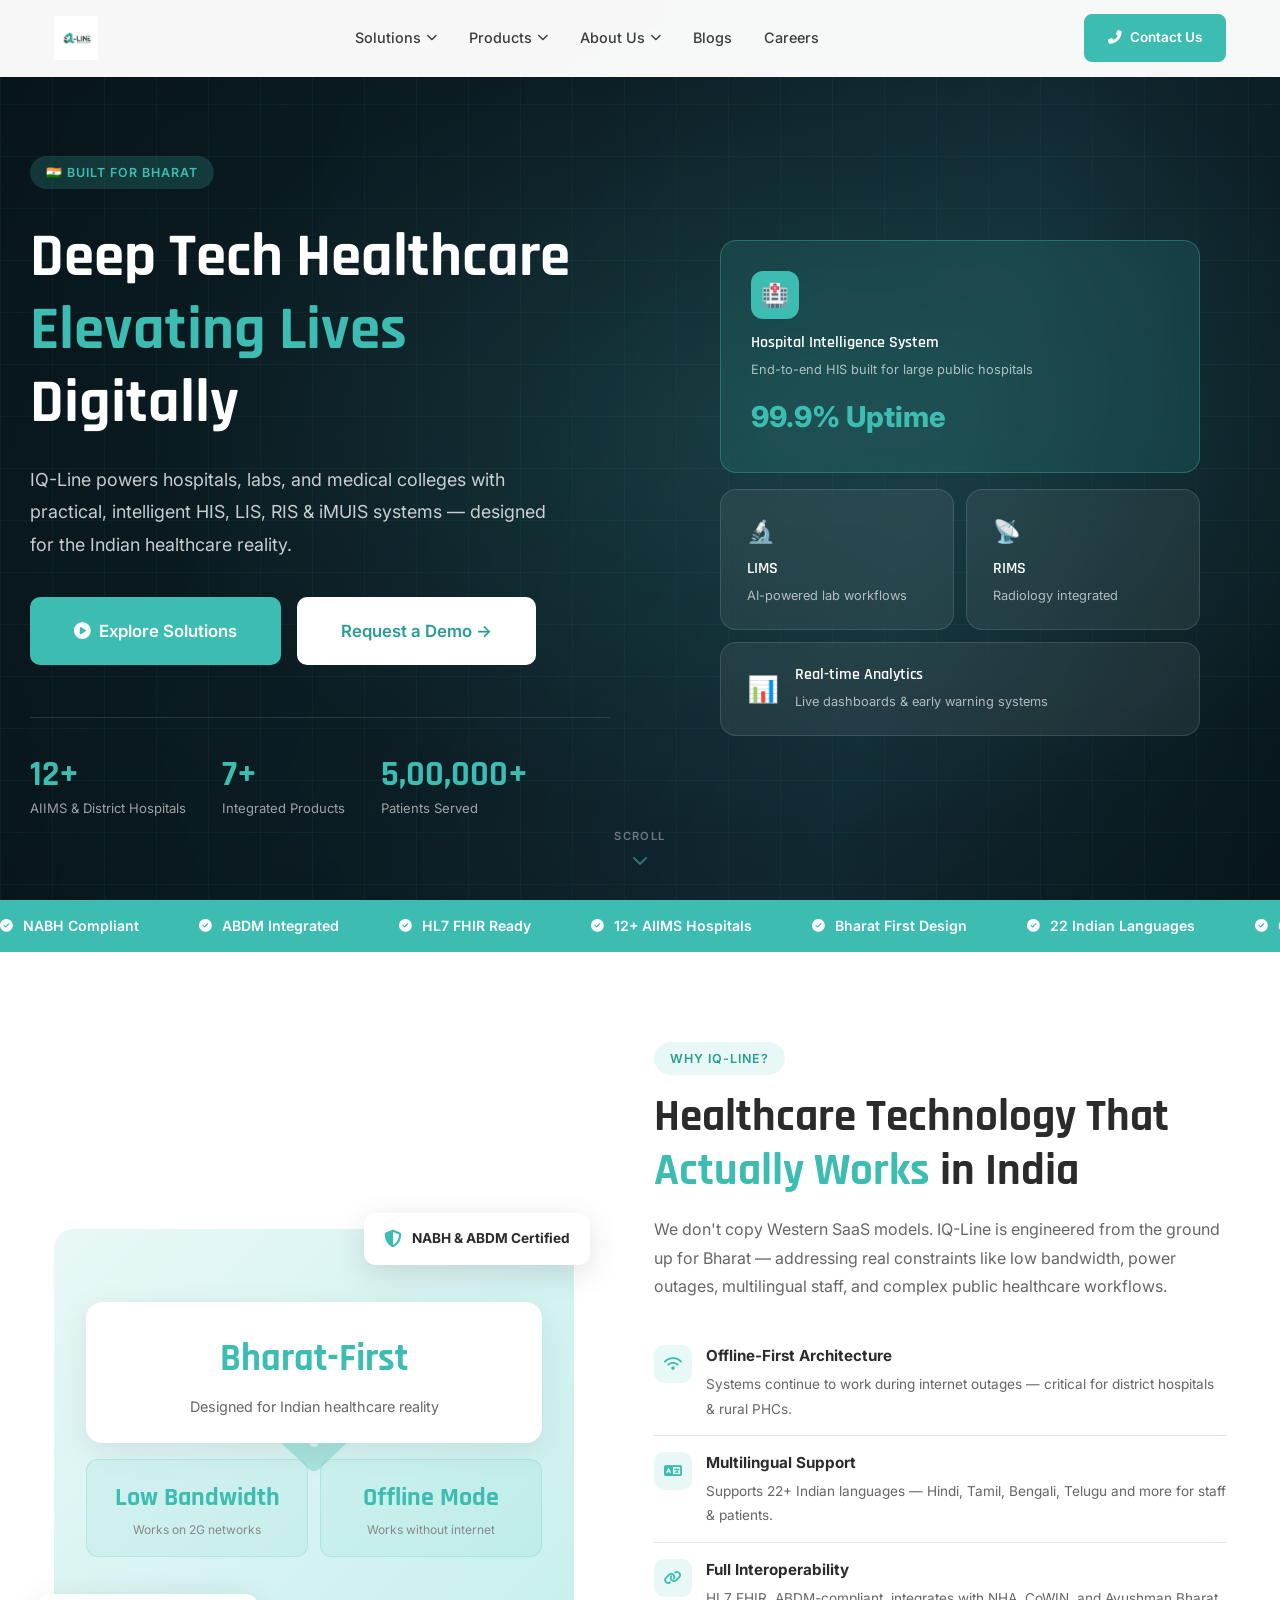
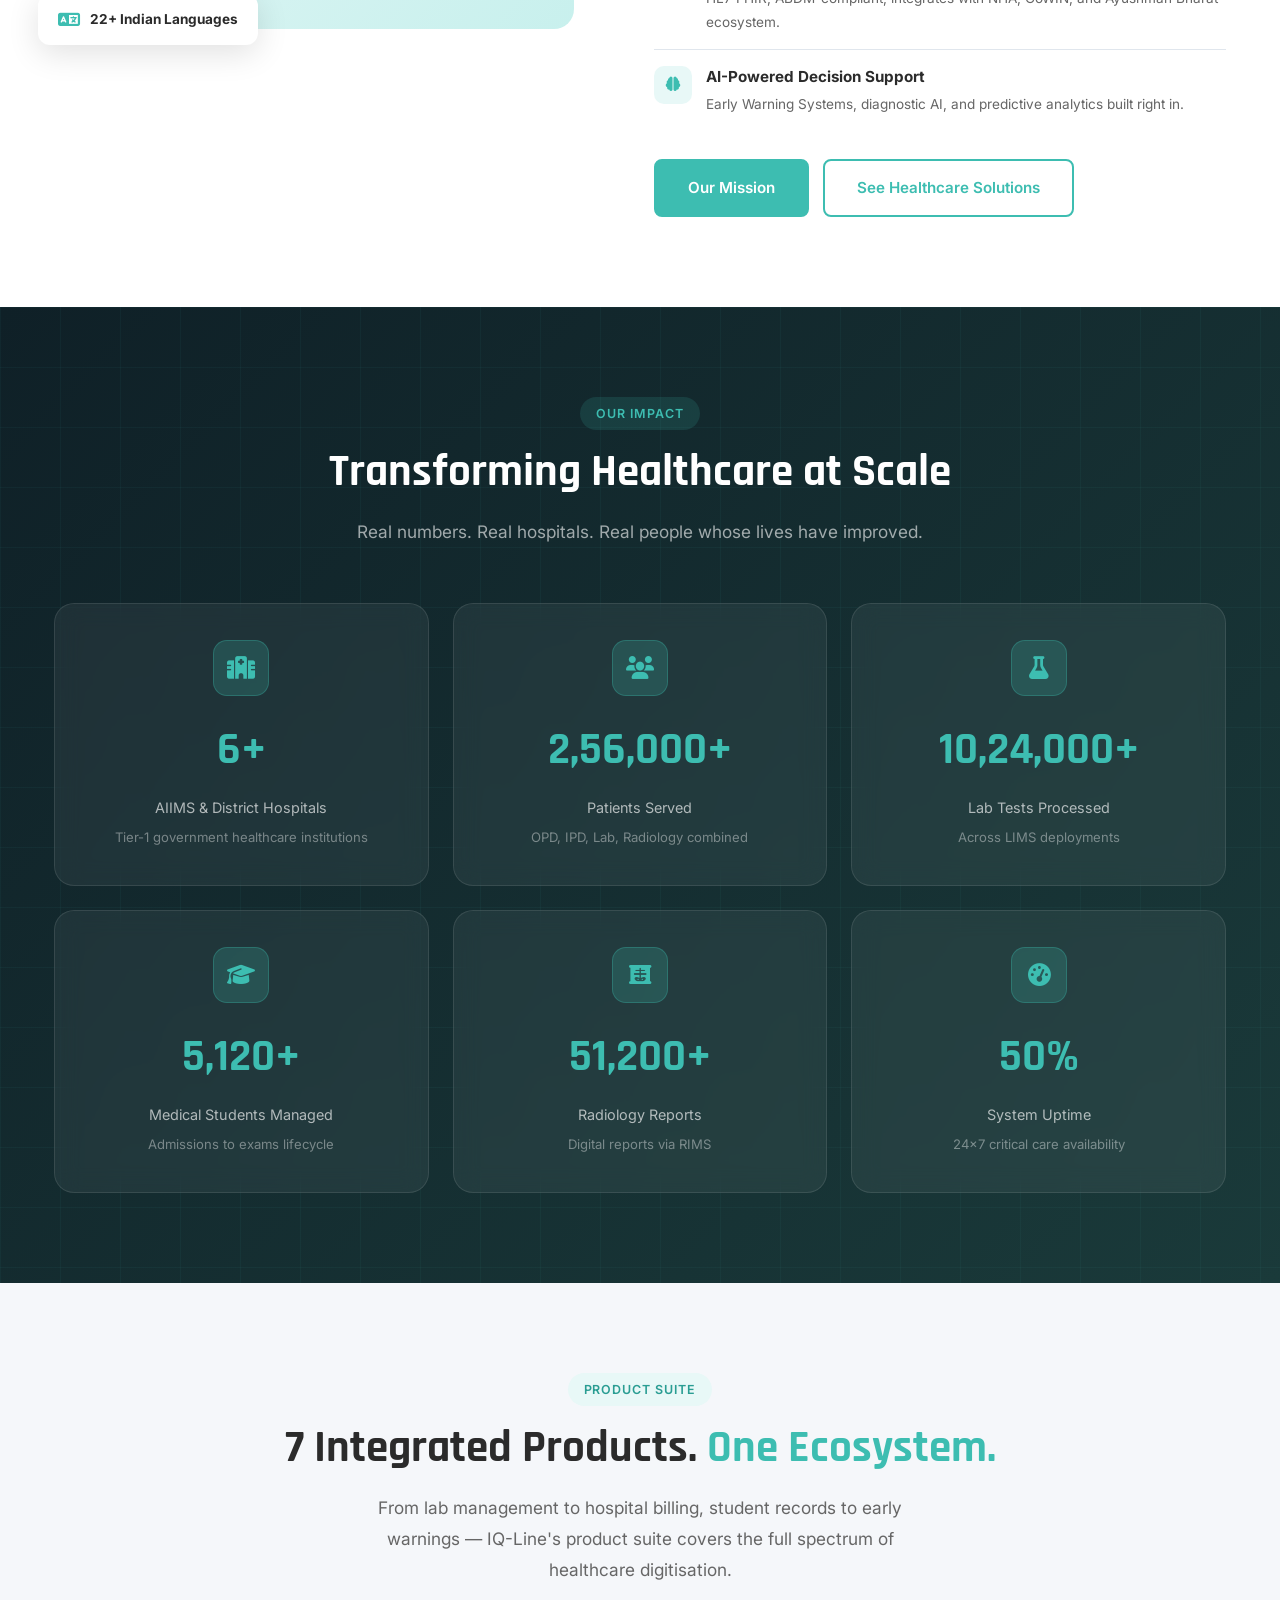
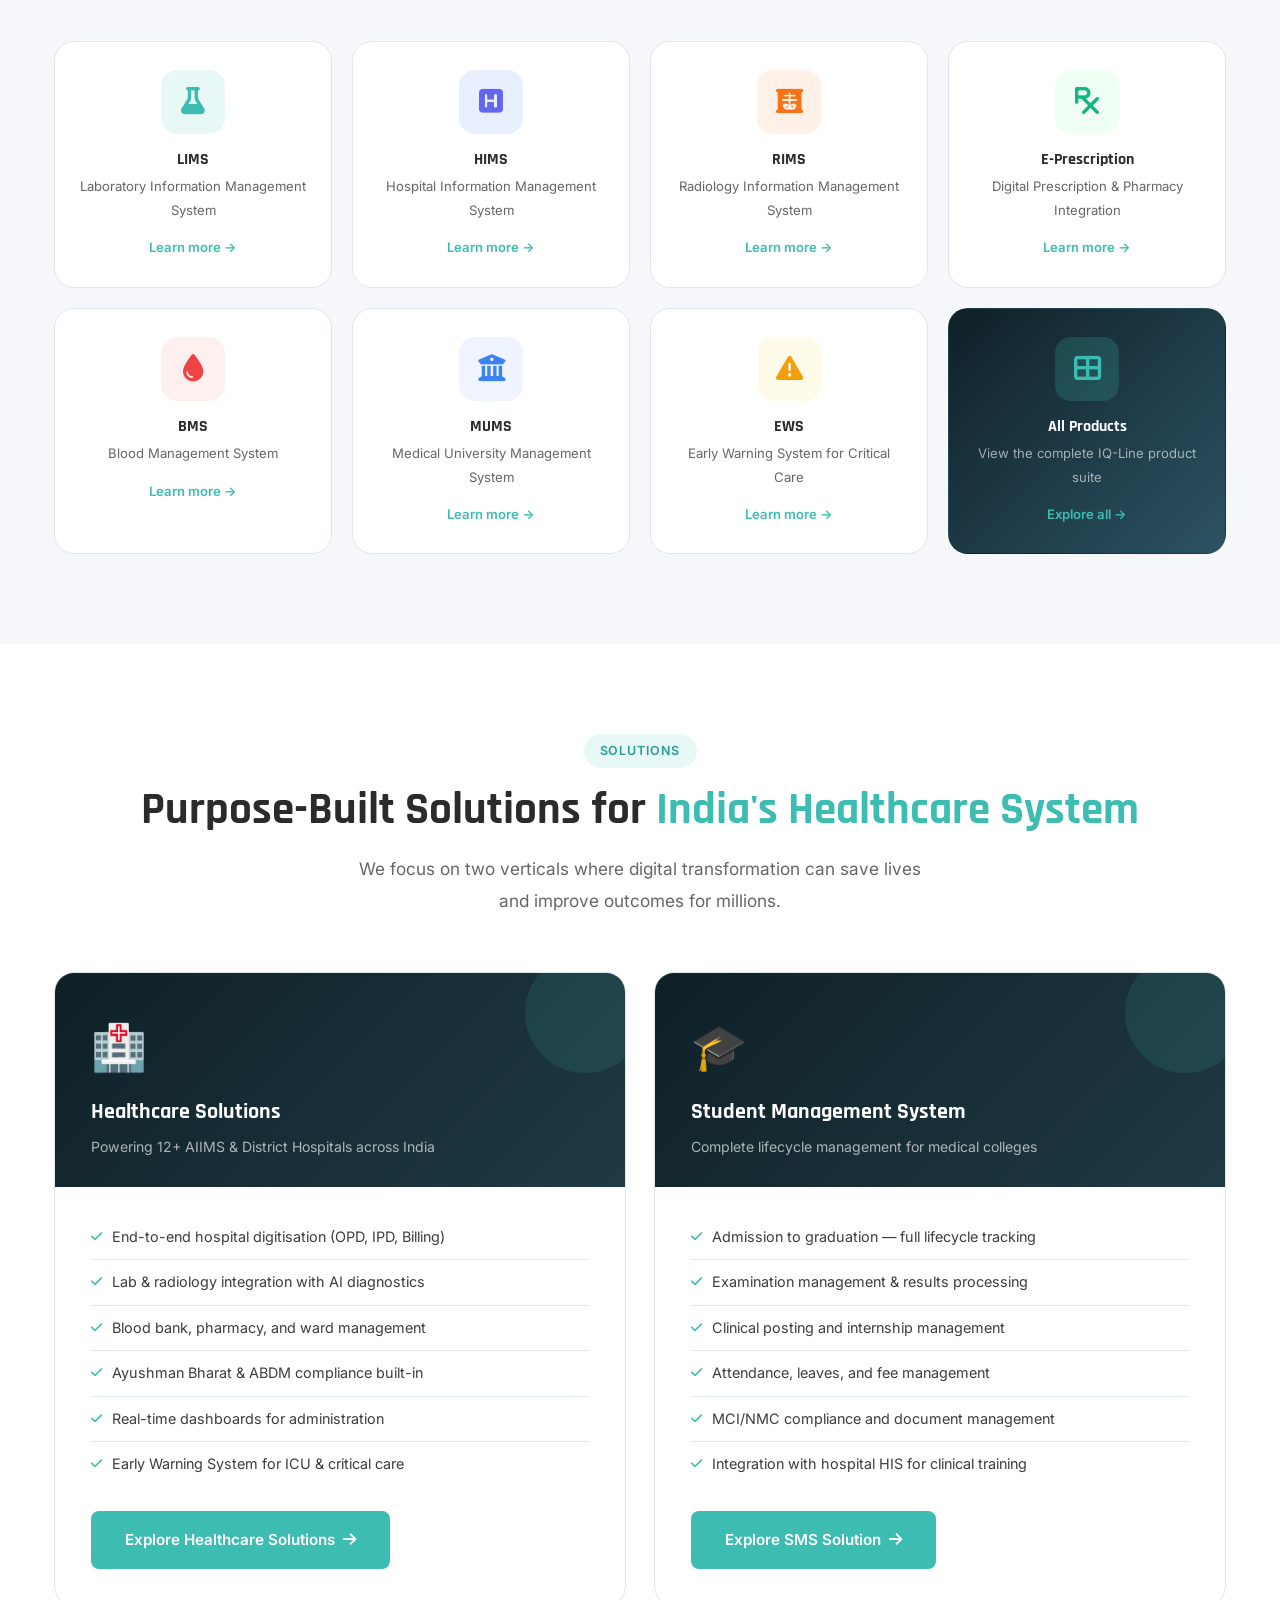
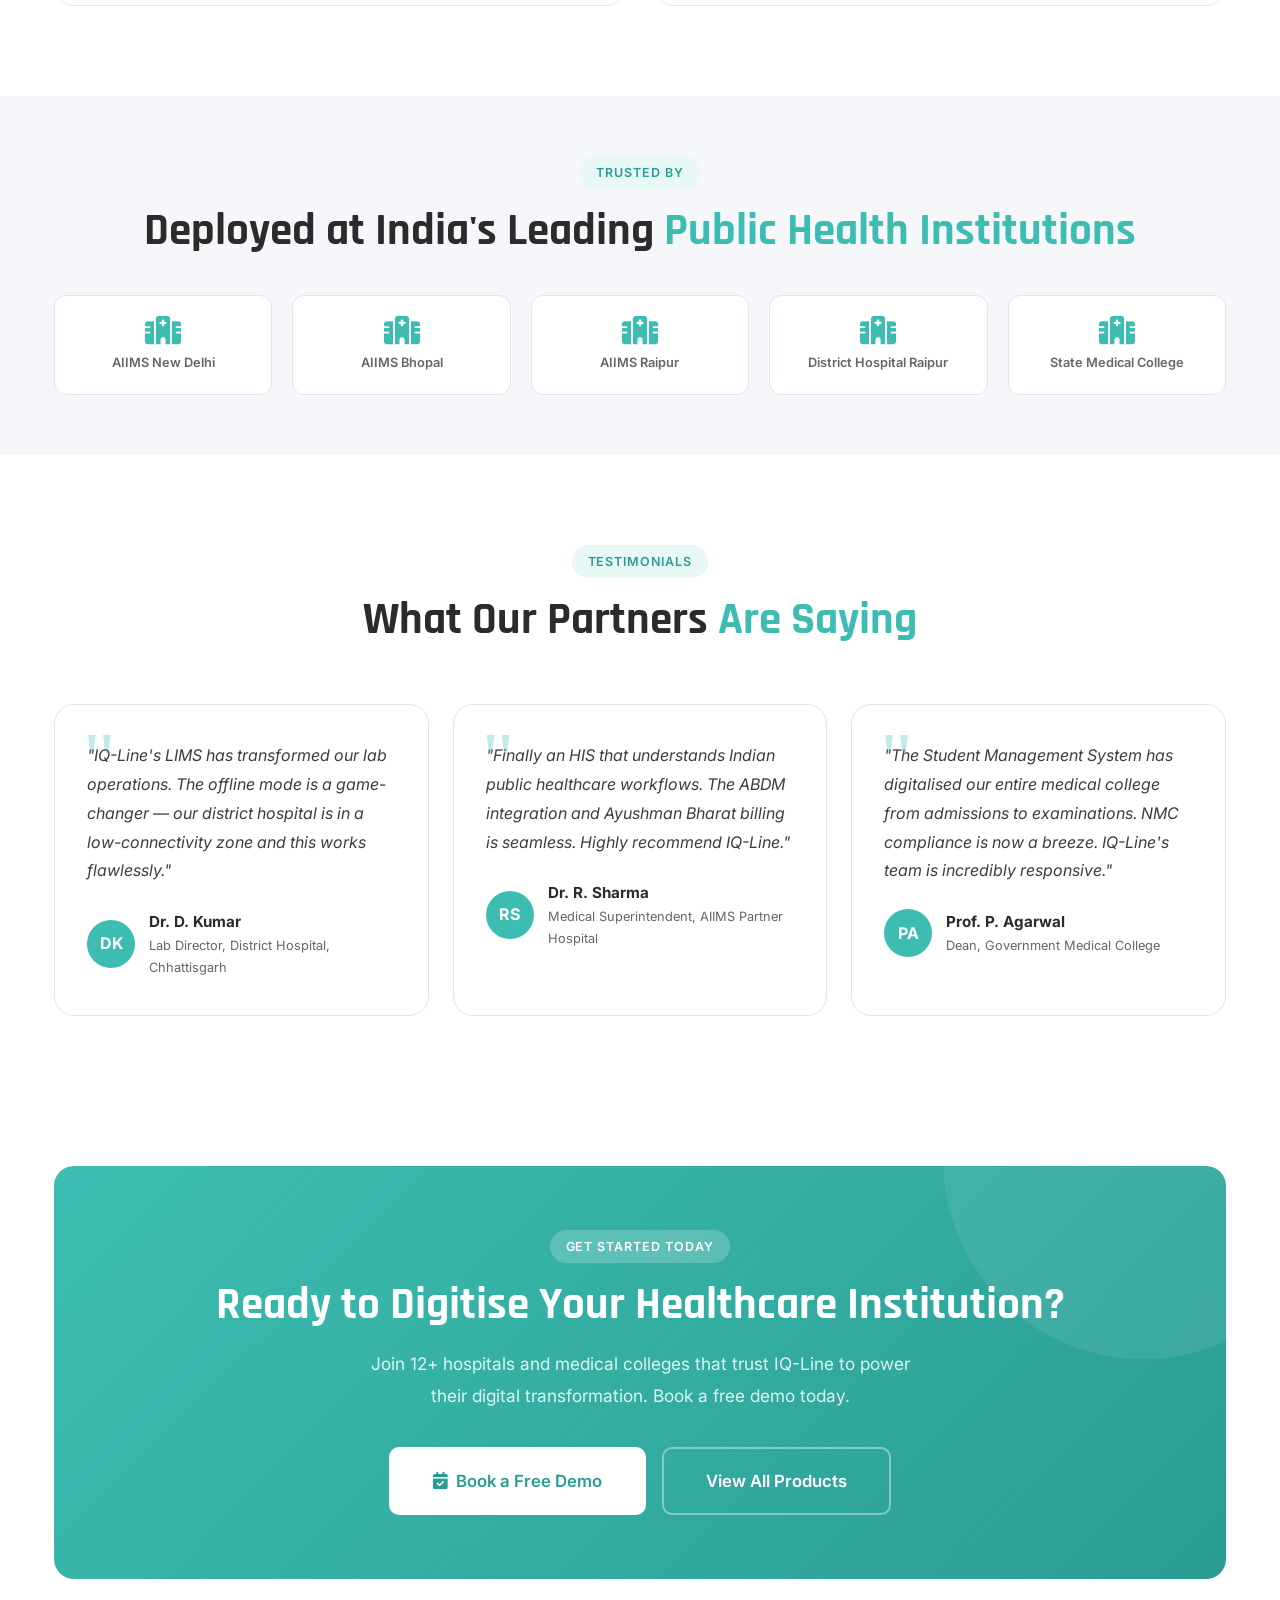
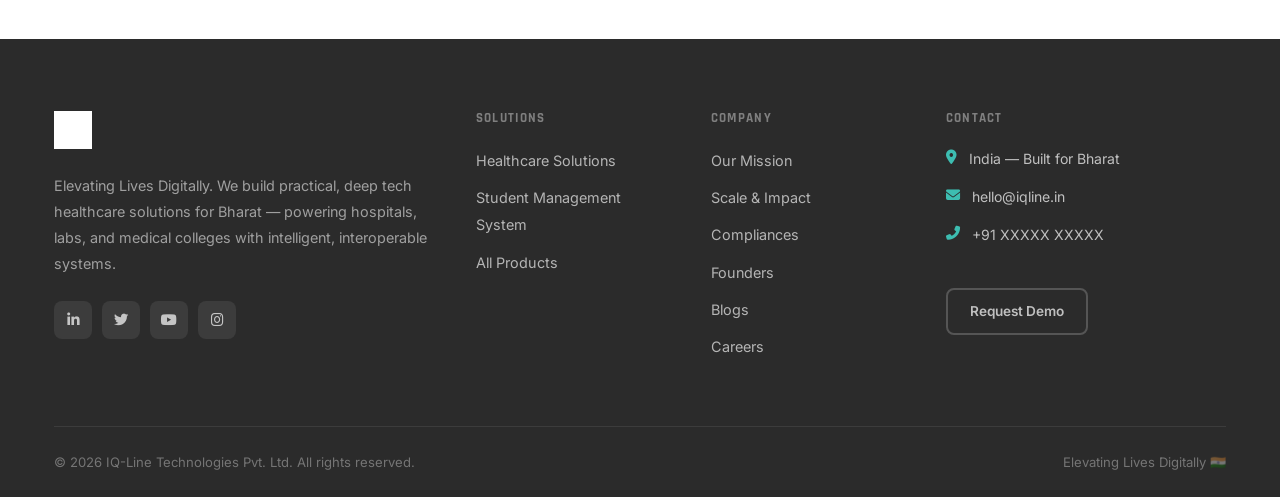
<file: index.html>
<!DOCTYPE html>
<html lang="en">
<head>
  <meta charset="UTF-8" />
  <meta name="viewport" content="width=device-width, initial-scale=1.0" />
  <title>IQ-Line | Elevating Lives Digitally — Deep Tech Healthcare for Bharat</title>
  <meta name="description" content="IQ-Line builds practical HIS, LIS, RIS, and iMUIS systems for Bharat. Powering 12+ AIIMS & District Hospitals with intelligent, interoperable healthcare technology." />
  <link rel="stylesheet" href="css/style.css" />
  <link rel="stylesheet" href="https://cdn.jsdelivr.net/npm/@fortawesome/fontawesome-free@6.4.0/css/all.min.css" />
  <link rel="preconnect" href="https://fonts.googleapis.com" />
  <link rel="preconnect" href="https://fonts.gstatic.com" crossorigin />
  <link href="https://fonts.googleapis.com/css2?family=Inter:wght@300;400;500;600;700;800;900&family=Rajdhani:wght@400;500;600;700&display=swap" rel="stylesheet" />
</head>
<body>

<!-- NAV -->
<div id="nav-placeholder"></div>

<!-- ==================== HERO ==================== -->
<section class="hero" id="home">

  <!-- Background Video -->
  <video
    class="hero-video"
    id="heroBgVideo"
    autoplay
    muted
    loop
    playsinline
    webkit-playsinline
    preload="auto"
    aria-hidden="true"
  >
    <source src="images/hero-banner.mp4" type="video/mp4" />
  </video>

  <!-- Blend + colour overlay -->
  <div class="hero-blend-overlay"></div>

  <!-- Subtle grid -->
  <div class="hero-grid"></div>

  <!-- Content -->
  <div class="container hero-content">
    <div class="hero-text">
      <div class="tag">🇮🇳 Built for Bharat</div>
      <h1>
        Deep Tech Healthcare<br>
        <span>Elevating Lives</span><br>
        Digitally
      </h1>
      <p>IQ-Line powers hospitals, labs, and medical colleges with practical, intelligent HIS, LIS, RIS &amp; iMUIS systems — designed for the Indian healthcare reality.</p>
      <div class="hero-actions">
        <a href="solutions-healthcare.html" class="btn btn-primary btn-lg">
          <i class="fas fa-play-circle"></i> Explore Solutions
        </a>
        <a href="contact.html" class="btn btn-white btn-lg">
          Request a Demo →
        </a>
      </div>
      <div class="hero-stats">
        <div class="stat-item">
          <h3 data-count="12" data-suffix="+">12+</h3>
          <p>AIIMS &amp; District Hospitals</p>
        </div>
        <div class="stat-item">
          <h3 data-count="7" data-suffix="+">7+</h3>
          <p>Integrated Products</p>
        </div>
        <div class="stat-item">
          <h3 data-count="500000" data-suffix="+">5 Lakh+</h3>
          <p>Patients Served</p>
        </div>
      </div>
    </div>

    <!-- Floating info cards (right side) -->
    <div class="hero-visual">
      <div class="hero-card-stack">
        <div class="h-card main-card">
          <div class="h-card-icon">🏥</div>
          <h4>Hospital Intelligence System</h4>
          <p>End-to-end HIS built for large public hospitals</p>
          <div class="metric" style="margin-top:12px;">99.9% Uptime</div>
        </div>
        <div style="display:grid; grid-template-columns:1fr 1fr; gap:12px;">
          <div class="h-card">
            <div style="font-size:1.4rem; margin-bottom:8px;">🔬</div>
            <h4>LIMS</h4>
            <p>AI-powered lab workflows</p>
          </div>
          <div class="h-card">
            <div style="font-size:1.4rem; margin-bottom:8px;">📡</div>
            <h4>RIMS</h4>
            <p>Radiology integrated</p>
          </div>
        </div>
        <div class="h-card" style="margin-top:12px; display:flex; align-items:center; gap:16px;">
          <div style="font-size:1.6rem;">📊</div>
          <div>
            <h4>Real-time Analytics</h4>
            <p>Live dashboards &amp; early warning systems</p>
          </div>
        </div>
      </div>
    </div>
  </div>

  <!-- Scroll hint -->
  <div class="hero-scroll-hint">
    <span>Scroll</span>
    <i class="fas fa-chevron-down"></i>
  </div>

</section>

<!-- MARQUEE -->
<div class="marquee-bar">
  <div class="marquee-track">
    <span class="marquee-item"><i class="fas fa-check-circle"></i> NABH Compliant</span>
    <span class="marquee-item"><i class="fas fa-check-circle"></i> ABDM Integrated</span>
    <span class="marquee-item"><i class="fas fa-check-circle"></i> HL7 FHIR Ready</span>
    <span class="marquee-item"><i class="fas fa-check-circle"></i> 12+ AIIMS Hospitals</span>
    <span class="marquee-item"><i class="fas fa-check-circle"></i> Bharat First Design</span>
    <span class="marquee-item"><i class="fas fa-check-circle"></i> 22 Indian Languages</span>
    <span class="marquee-item"><i class="fas fa-check-circle"></i> Offline-First Architecture</span>
    <span class="marquee-item"><i class="fas fa-check-circle"></i> AI-Powered Diagnostics</span>
    <!-- Duplicate for seamless loop -->
    <span class="marquee-item"><i class="fas fa-check-circle"></i> NABH Compliant</span>
    <span class="marquee-item"><i class="fas fa-check-circle"></i> ABDM Integrated</span>
    <span class="marquee-item"><i class="fas fa-check-circle"></i> HL7 FHIR Ready</span>
    <span class="marquee-item"><i class="fas fa-check-circle"></i> 12+ AIIMS Hospitals</span>
    <span class="marquee-item"><i class="fas fa-check-circle"></i> Bharat First Design</span>
    <span class="marquee-item"><i class="fas fa-check-circle"></i> 22 Indian Languages</span>
    <span class="marquee-item"><i class="fas fa-check-circle"></i> Offline-First Architecture</span>
    <span class="marquee-item"><i class="fas fa-check-circle"></i> AI-Powered Diagnostics</span>
  </div>
</div>

<!-- ==================== WHY IQ-LINE ==================== -->
<section class="section-pad">
  <div class="container">
    <div class="why-grid">
      <div class="why-image-box fade-up">
        <div class="img-main">
          <i class="fas fa-heartbeat" style="font-size:6rem;opacity:0.3;"></i>
          <div style="position:absolute; inset:0; display:flex; flex-direction:column; align-items:center; justify-content:center; gap:16px; padding:32px;">
            <div style="background:white; border-radius:16px; padding:24px 32px; text-align:center; box-shadow:0 8px 32px rgba(0,0,0,0.08); width:100%;">
              <div style="font-size:2.4rem; font-weight:800; color:#3DBDB1; font-family:'Rajdhani',sans-serif;">Bharat-First</div>
              <div style="font-size:0.9rem; color:#666; margin-top:4px;">Designed for Indian healthcare reality</div>
            </div>
            <div style="display:grid; grid-template-columns:1fr 1fr; gap:12px; width:100%;">
              <div style="background:rgba(61,189,177,0.08); border:1px solid rgba(61,189,177,0.2); border-radius:12px; padding:16px; text-align:center;">
                <div style="font-size:1.6rem; font-weight:800; color:#3DBDB1; font-family:'Rajdhani',sans-serif;">Low Bandwidth</div>
                <div style="font-size:0.75rem; color:#888;">Works on 2G networks</div>
              </div>
              <div style="background:rgba(61,189,177,0.08); border:1px solid rgba(61,189,177,0.2); border-radius:12px; padding:16px; text-align:center;">
                <div style="font-size:1.6rem; font-weight:800; color:#3DBDB1; font-family:'Rajdhani',sans-serif;">Offline Mode</div>
                <div style="font-size:0.75rem; color:#888;">Works without internet</div>
              </div>
            </div>
          </div>
        </div>
        <div class="float-badge fb1">
          <i class="fas fa-shield-alt"></i> NABH & ABDM Certified
        </div>
        <div class="float-badge fb2">
          <i class="fas fa-language"></i> 22+ Indian Languages
        </div>
      </div>

      <div class="fade-up delay-2">
        <div class="tag">Why IQ-Line?</div>
        <h2>Healthcare Technology That <span class="highlight">Actually Works</span> in India</h2>
        <p style="margin: 16px 0 28px;">We don't copy Western SaaS models. IQ-Line is engineered from the ground up for Bharat — addressing real constraints like low bandwidth, power outages, multilingual staff, and complex public healthcare workflows.</p>
        <ul class="why-list">
          <li>
            <div class="why-icon"><i class="fas fa-wifi"></i></div>
            <div>
              <strong>Offline-First Architecture</strong>
              <p>Systems continue to work during internet outages — critical for district hospitals & rural PHCs.</p>
            </div>
          </li>
          <li>
            <div class="why-icon"><i class="fas fa-language"></i></div>
            <div>
              <strong>Multilingual Support</strong>
              <p>Supports 22+ Indian languages — Hindi, Tamil, Bengali, Telugu and more for staff & patients.</p>
            </div>
          </li>
          <li>
            <div class="why-icon"><i class="fas fa-link"></i></div>
            <div>
              <strong>Full Interoperability</strong>
              <p>HL7 FHIR, ABDM-compliant, integrates with NHA, CoWIN, and Ayushman Bharat ecosystem.</p>
            </div>
          </li>
          <li>
            <div class="why-icon"><i class="fas fa-brain"></i></div>
            <div>
              <strong>AI-Powered Decision Support</strong>
              <p>Early Warning Systems, diagnostic AI, and predictive analytics built right in.</p>
            </div>
          </li>
        </ul>
        <div style="margin-top:28px; display:flex; gap:14px; flex-wrap:wrap;">
          <a href="about.html#mission" class="btn btn-primary">Our Mission</a>
          <a href="solutions-healthcare.html" class="btn btn-outline">See Healthcare Solutions</a>
        </div>
      </div>
    </div>
  </div>
</section>

<!-- ==================== IMPACT NUMBERS ==================== -->
<section class="impact-section section-pad">
  <div class="container">
    <div class="text-center section-header">
      <div class="tag" style="background:rgba(61,189,177,0.15); color:#3DBDB1;">Our Impact</div>
      <h2 style="color:white;">Transforming Healthcare at Scale</h2>
      <p style="color:rgba(255,255,255,0.6);">Real numbers. Real hospitals. Real people whose lives have improved.</p>
    </div>
    <div class="impact-cards">
      <div class="impact-card fade-up">
        <div class="ic-icon"><i class="fas fa-hospital"></i></div>
        <div class="num" data-count="12" data-suffix="+">12+</div>
        <div class="label">AIIMS & District Hospitals</div>
        <div class="desc">Tier-1 government healthcare institutions</div>
      </div>
      <div class="impact-card fade-up delay-1">
        <div class="ic-icon"><i class="fas fa-users"></i></div>
        <div class="num" data-count="500000" data-suffix="+">5L+</div>
        <div class="label">Patients Served</div>
        <div class="desc">OPD, IPD, Lab, Radiology combined</div>
      </div>
      <div class="impact-card fade-up delay-2">
        <div class="ic-icon"><i class="fas fa-flask"></i></div>
        <div class="num" data-count="2000000" data-suffix="+">20L+</div>
        <div class="label">Lab Tests Processed</div>
        <div class="desc">Across LIMS deployments</div>
      </div>
      <div class="impact-card fade-up delay-3">
        <div class="ic-icon"><i class="fas fa-graduation-cap"></i></div>
        <div class="num" data-count="10000" data-suffix="+">10K+</div>
        <div class="label">Medical Students Managed</div>
        <div class="desc">Admissions to exams lifecycle</div>
      </div>
      <div class="impact-card fade-up delay-4">
        <div class="ic-icon"><i class="fas fa-x-ray"></i></div>
        <div class="num" data-count="100000" data-suffix="+">1L+</div>
        <div class="label">Radiology Reports</div>
        <div class="desc">Digital reports via RIMS</div>
      </div>
      <div class="impact-card fade-up delay-5">
        <div class="ic-icon"><i class="fas fa-tachometer-alt"></i></div>
        <div class="num" data-count="99" data-suffix="%">99%</div>
        <div class="label">System Uptime</div>
        <div class="desc">24×7 critical care availability</div>
      </div>
    </div>
  </div>
</section>

<!-- ==================== PRODUCTS OVERVIEW ==================== -->
<section class="section-pad products-preview">
  <div class="container">
    <div class="text-center section-header fade-up">
      <div class="tag">Product Suite</div>
      <h2>7 Integrated Products. <span class="highlight">One Ecosystem.</span></h2>
      <p>From lab management to hospital billing, student records to early warnings — IQ-Line's product suite covers the full spectrum of healthcare digitisation.</p>
    </div>
    <div class="product-preview-grid">
      <a href="products.html#lims" class="product-preview-card fade-up">
        <div class="pp-icon" style="background:#e8f8f7; color:#3DBDB1;"><i class="fas fa-flask"></i></div>
        <h4 style="font-size:1rem; color:#2b2b2b; margin-bottom:6px;">LIMS</h4>
        <p style="font-size:0.82rem;">Laboratory Information Management System</p>
        <div style="margin-top:14px; color:#3DBDB1; font-size:0.82rem; font-weight:600;">Learn more →</div>
      </a>
      <a href="products.html#hims" class="product-preview-card fade-up delay-1">
        <div class="pp-icon" style="background:#e8f0ff; color:#6366f1;"><i class="fas fa-h-square"></i></div>
        <h4 style="font-size:1rem; color:#2b2b2b; margin-bottom:6px;">HIMS</h4>
        <p style="font-size:0.82rem;">Hospital Information Management System</p>
        <div style="margin-top:14px; color:#3DBDB1; font-size:0.82rem; font-weight:600;">Learn more →</div>
      </a>
      <a href="products.html#rims" class="product-preview-card fade-up delay-2">
        <div class="pp-icon" style="background:#fff0e8; color:#f97316;"><i class="fas fa-x-ray"></i></div>
        <h4 style="font-size:1rem; color:#2b2b2b; margin-bottom:6px;">RIMS</h4>
        <p style="font-size:0.82rem;">Radiology Information Management System</p>
        <div style="margin-top:14px; color:#3DBDB1; font-size:0.82rem; font-weight:600;">Learn more →</div>
      </a>
      <a href="products.html#eprescription" class="product-preview-card fade-up delay-3">
        <div class="pp-icon" style="background:#f0fff4; color:#10b981;"><i class="fas fa-prescription"></i></div>
        <h4 style="font-size:1rem; color:#2b2b2b; margin-bottom:6px;">E-Prescription</h4>
        <p style="font-size:0.82rem;">Digital Prescription & Pharmacy Integration</p>
        <div style="margin-top:14px; color:#3DBDB1; font-size:0.82rem; font-weight:600;">Learn more →</div>
      </a>
      <a href="products.html#bms" class="product-preview-card fade-up">
        <div class="pp-icon" style="background:#fff0f0; color:#ef4444;"><i class="fas fa-tint"></i></div>
        <h4 style="font-size:1rem; color:#2b2b2b; margin-bottom:6px;">BMS</h4>
        <p style="font-size:0.82rem;">Blood Management System</p>
        <div style="margin-top:14px; color:#3DBDB1; font-size:0.82rem; font-weight:600;">Learn more →</div>
      </a>
      <a href="products.html#mums" class="product-preview-card fade-up delay-1">
        <div class="pp-icon" style="background:#f0f4ff; color:#3b82f6;"><i class="fas fa-university"></i></div>
        <h4 style="font-size:1rem; color:#2b2b2b; margin-bottom:6px;">MUMS</h4>
        <p style="font-size:0.82rem;">Medical University Management System</p>
        <div style="margin-top:14px; color:#3DBDB1; font-size:0.82rem; font-weight:600;">Learn more →</div>
      </a>
      <a href="products.html#ews" class="product-preview-card fade-up delay-2">
        <div class="pp-icon" style="background:#fffbeb; color:#f59e0b;"><i class="fas fa-exclamation-triangle"></i></div>
        <h4 style="font-size:1rem; color:#2b2b2b; margin-bottom:6px;">EWS</h4>
        <p style="font-size:0.82rem;">Early Warning System for Critical Care</p>
        <div style="margin-top:14px; color:#3DBDB1; font-size:0.82rem; font-weight:600;">Learn more →</div>
      </a>
      <a href="products.html" class="product-preview-card fade-up delay-3" style="background:linear-gradient(135deg,#0f2027,#2c5364); border-color:transparent;">
        <div class="pp-icon" style="background:rgba(61,189,177,0.2); color:#3DBDB1;"><i class="fas fa-th-large"></i></div>
        <h4 style="font-size:1rem; color:white; margin-bottom:6px;">All Products</h4>
        <p style="font-size:0.82rem; color:rgba(255,255,255,0.6);">View the complete IQ-Line product suite</p>
        <div style="margin-top:14px; color:#3DBDB1; font-size:0.82rem; font-weight:600;">Explore all →</div>
      </a>
    </div>
  </div>
</section>

<!-- ==================== SOLUTIONS ==================== -->
<section class="section-pad">
  <div class="container">
    <div class="text-center section-header fade-up">
      <div class="tag">Solutions</div>
      <h2>Purpose-Built Solutions for <span class="highlight">India's Healthcare System</span></h2>
      <p>We focus on two verticals where digital transformation can save lives and improve outcomes for millions.</p>
    </div>
    <div class="sol-grid">
      <div class="sol-card fade-up">
        <div class="sol-card-header">
          <div class="big-icon">🏥</div>
          <h3>Healthcare Solutions</h3>
          <p>Powering 12+ AIIMS & District Hospitals across India</p>
        </div>
        <div class="sol-card-body">
          <ul>
            <li><i class="fas fa-check"></i> End-to-end hospital digitisation (OPD, IPD, Billing)</li>
            <li><i class="fas fa-check"></i> Lab & radiology integration with AI diagnostics</li>
            <li><i class="fas fa-check"></i> Blood bank, pharmacy, and ward management</li>
            <li><i class="fas fa-check"></i> Ayushman Bharat & ABDM compliance built-in</li>
            <li><i class="fas fa-check"></i> Real-time dashboards for administration</li>
            <li><i class="fas fa-check"></i> Early Warning System for ICU & critical care</li>
          </ul>
          <a href="solutions-healthcare.html" class="btn btn-primary" style="margin-top:24px;">
            Explore Healthcare Solutions <i class="fas fa-arrow-right"></i>
          </a>
        </div>
      </div>
      <div class="sol-card fade-up delay-2">
        <div class="sol-card-header">
          <div class="big-icon">🎓</div>
          <h3>Student Management System</h3>
          <p>Complete lifecycle management for medical colleges</p>
        </div>
        <div class="sol-card-body">
          <ul>
            <li><i class="fas fa-check"></i> Admission to graduation — full lifecycle tracking</li>
            <li><i class="fas fa-check"></i> Examination management & results processing</li>
            <li><i class="fas fa-check"></i> Clinical posting and internship management</li>
            <li><i class="fas fa-check"></i> Attendance, leaves, and fee management</li>
            <li><i class="fas fa-check"></i> MCI/NMC compliance and document management</li>
            <li><i class="fas fa-check"></i> Integration with hospital HIS for clinical training</li>
          </ul>
          <a href="solutions-sms.html" class="btn btn-primary" style="margin-top:24px;">
            Explore SMS Solution <i class="fas fa-arrow-right"></i>
          </a>
        </div>
      </div>
    </div>
  </div>
</section>

<!-- ==================== TRUSTED BY ==================== -->
<section class="section-pad-sm" style="background:var(--light-gray);">
  <div class="container">
    <div class="text-center section-header fade-up" style="margin-bottom:36px;">
      <div class="tag">Trusted By</div>
      <h2>Deployed at India's Leading <span class="highlight">Public Health Institutions</span></h2>
    </div>
    <div class="trust-logos fade-up">
      <div class="trust-logo-item"><i class="fas fa-hospital-alt"></i>AIIMS New Delhi</div>
      <div class="trust-logo-item"><i class="fas fa-hospital-alt"></i>AIIMS Bhopal</div>
      <div class="trust-logo-item"><i class="fas fa-hospital-alt"></i>AIIMS Raipur</div>
      <div class="trust-logo-item"><i class="fas fa-hospital-alt"></i>District Hospital Raipur</div>
      <div class="trust-logo-item"><i class="fas fa-hospital-alt"></i>State Medical College</div>
    </div>
  </div>
</section>

<!-- ==================== TESTIMONIALS ==================== -->
<section class="section-pad">
  <div class="container">
    <div class="text-center section-header fade-up">
      <div class="tag">Testimonials</div>
      <h2>What Our Partners <span class="highlight">Are Saying</span></h2>
    </div>
    <div class="testimonials-slider">
      <div class="testimonial-card fade-up">
        <p class="testimonial-text">"IQ-Line's LIMS has transformed our lab operations. The offline mode is a game-changer — our district hospital is in a low-connectivity zone and this works flawlessly."</p>
        <div class="testimonial-author">
          <div class="author-avatar">DK</div>
          <div>
            <div class="author-name">Dr. D. Kumar</div>
            <div class="author-role">Lab Director, District Hospital, Chhattisgarh</div>
          </div>
        </div>
      </div>
      <div class="testimonial-card fade-up delay-2">
        <p class="testimonial-text">"Finally an HIS that understands Indian public healthcare workflows. The ABDM integration and Ayushman Bharat billing is seamless. Highly recommend IQ-Line."</p>
        <div class="testimonial-author">
          <div class="author-avatar">RS</div>
          <div>
            <div class="author-name">Dr. R. Sharma</div>
            <div class="author-role">Medical Superintendent, AIIMS Partner Hospital</div>
          </div>
        </div>
      </div>
      <div class="testimonial-card fade-up delay-3">
        <p class="testimonial-text">"The Student Management System has digitalised our entire medical college from admissions to examinations. NMC compliance is now a breeze. IQ-Line's team is incredibly responsive."</p>
        <div class="testimonial-author">
          <div class="author-avatar">PA</div>
          <div>
            <div class="author-name">Prof. P. Agarwal</div>
            <div class="author-role">Dean, Government Medical College</div>
          </div>
        </div>
      </div>
    </div>
  </div>
</section>

<!-- ==================== CTA ==================== -->
<section class="section-pad-sm">
  <div class="container">
    <div class="cta-banner fade-up">
      <div class="tag" style="background:rgba(255,255,255,0.2); color:white;">Get Started Today</div>
      <h2>Ready to Digitise Your Healthcare Institution?</h2>
      <p>Join 12+ hospitals and medical colleges that trust IQ-Line to power their digital transformation. Book a free demo today.</p>
      <div style="display:flex; gap:16px; justify-content:center; flex-wrap:wrap;">
        <a href="contact.html" class="btn btn-white btn-lg">
          <i class="fas fa-calendar-check"></i> Book a Free Demo
        </a>
        <a href="products.html" class="btn btn-lg" style="border:2px solid rgba(255,255,255,0.4); color:white; background:transparent;">
          View All Products
        </a>
      </div>
    </div>
  </div>
</section>

<!-- FOOTER -->
<div id="footer-placeholder"></div>

<script src="js/main.js"></script>
<script>
  // Inject nav and footer
  document.getElementById('nav-placeholder').innerHTML = buildNav('home');
  document.getElementById('footer-placeholder').innerHTML = buildFooter();

  // ---- Hero Video: smooth fade-in once ready ----
  (function () {
    const video = document.getElementById('heroBgVideo');
    if (!video) return;

    function fadeIn() {
      video.classList.add('loaded');
    }

    // canplaythrough = enough buffered to play without stopping
    video.addEventListener('canplaythrough', fadeIn, { once: true });

    // Fallback: if it's already ready (cached)
    if (video.readyState >= 3) fadeIn();

    // Extra safety: fade in after 2.5s regardless
    setTimeout(fadeIn, 2500);

    // Ensure video is playing (autoplay may be blocked briefly)
    video.play().catch(() => {
      // Autoplay was blocked; still show the video frame
      video.classList.add('loaded');
    });

    // ---- Subtle parallax scroll on video ----
    window.addEventListener('scroll', function () {
      const scrollY = window.scrollY;
      // shift video slightly slower than scroll = parallax depth
      video.style.transform = 'translateY(' + (scrollY * 0.28) + 'px) scale(1.05)';
    }, { passive: true });
  })();
</script>
</body>
</html>
</file>
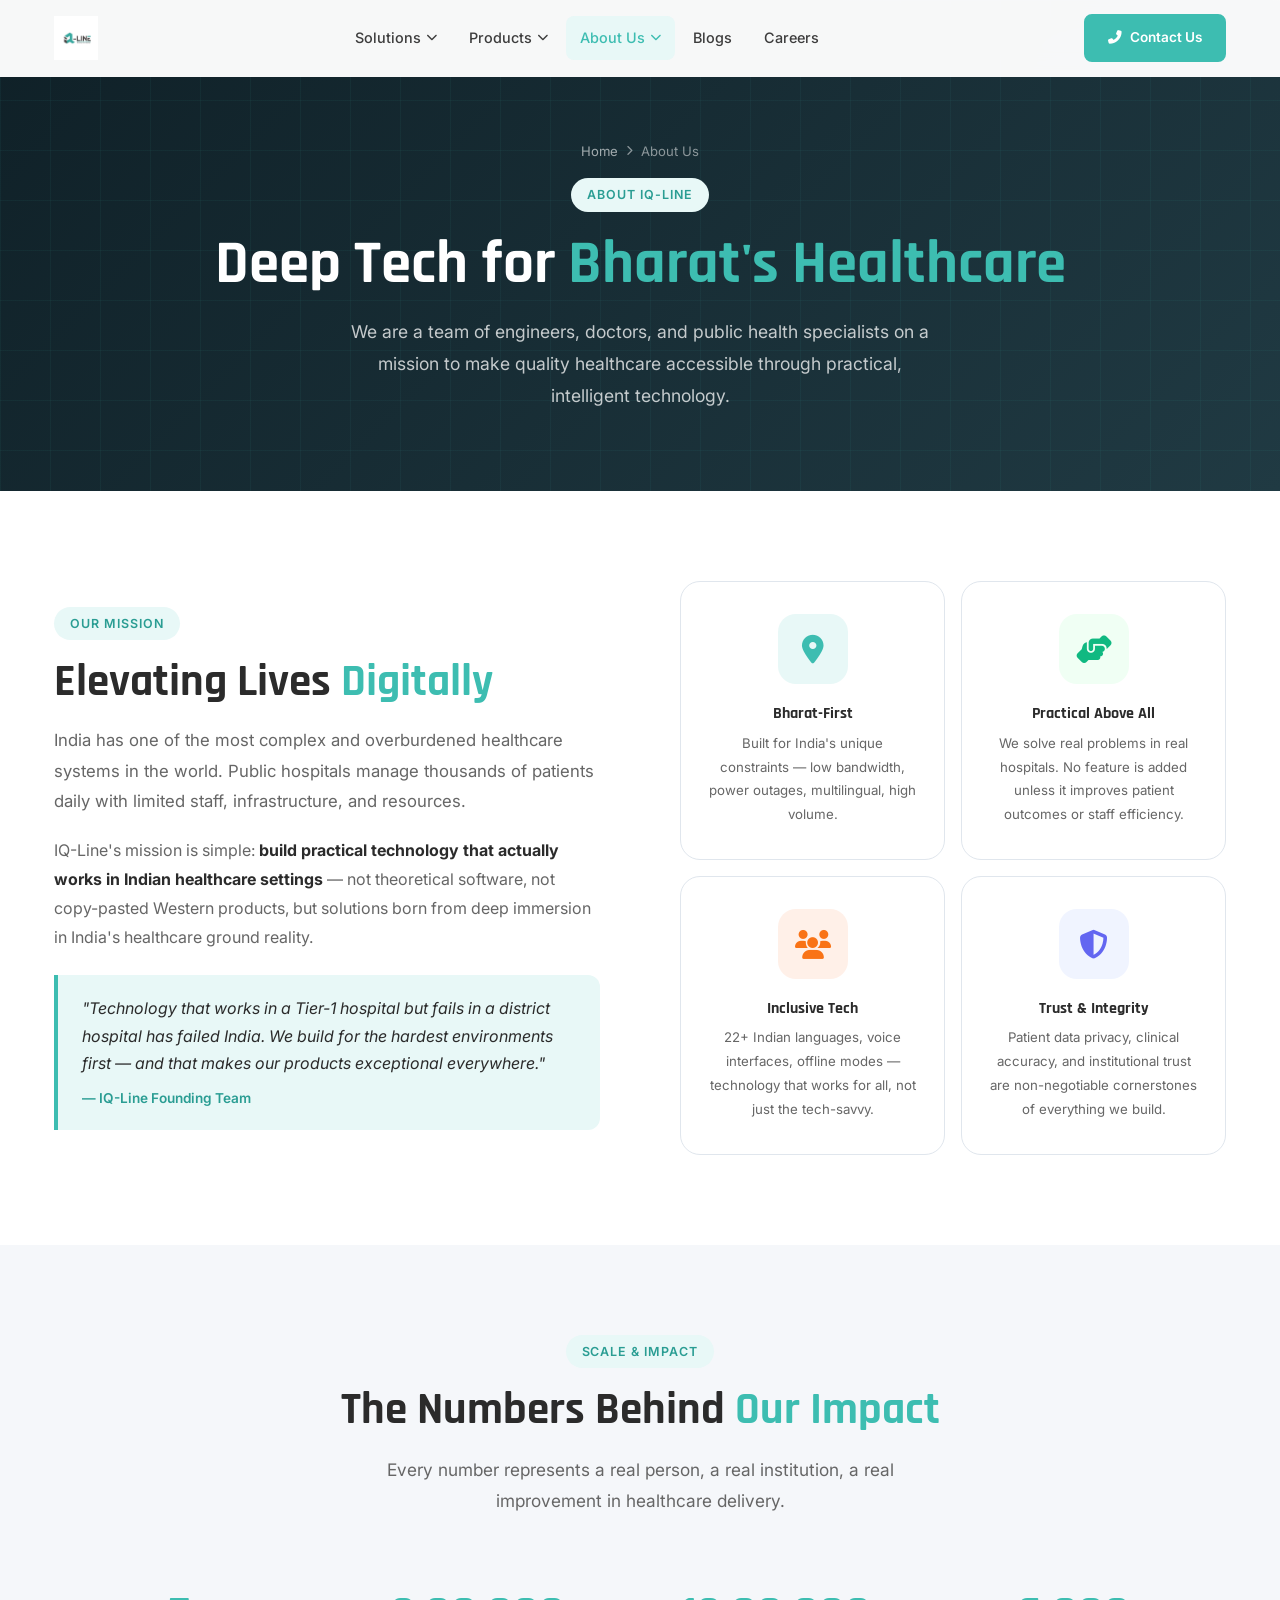
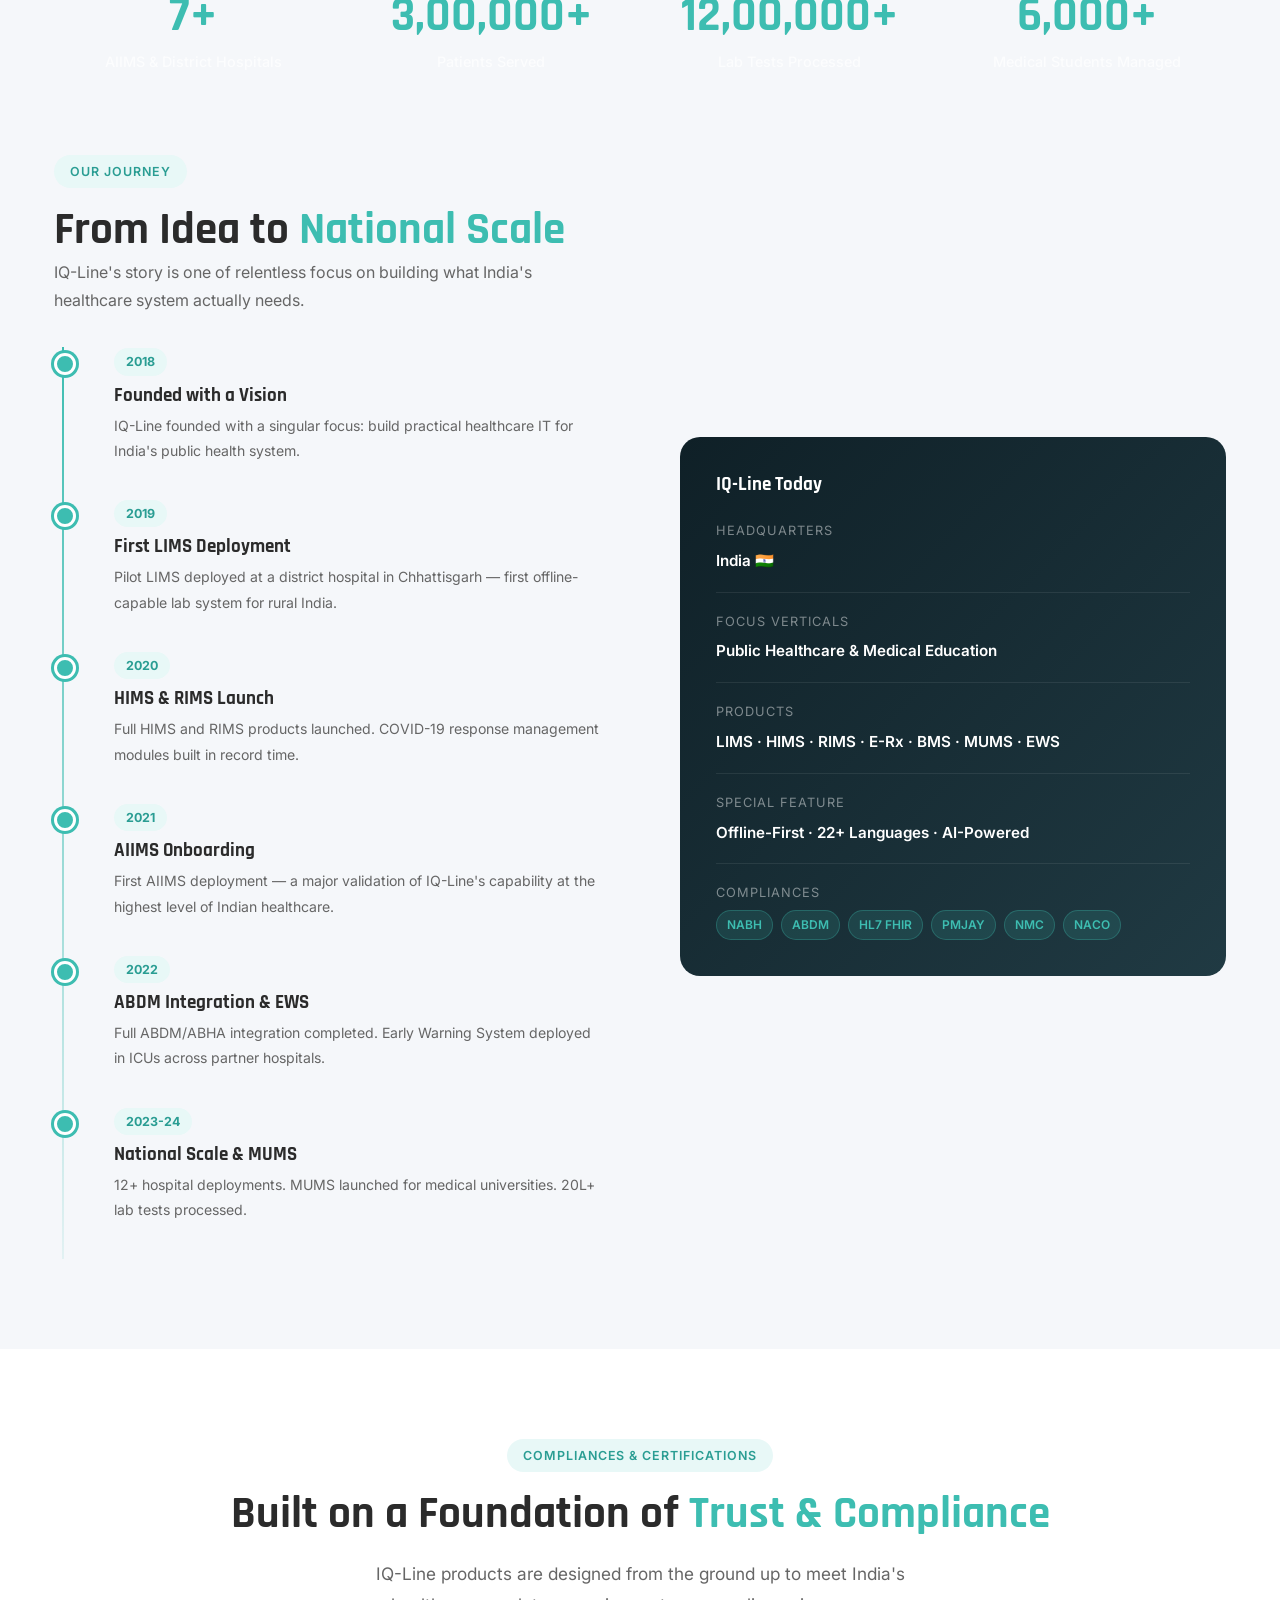
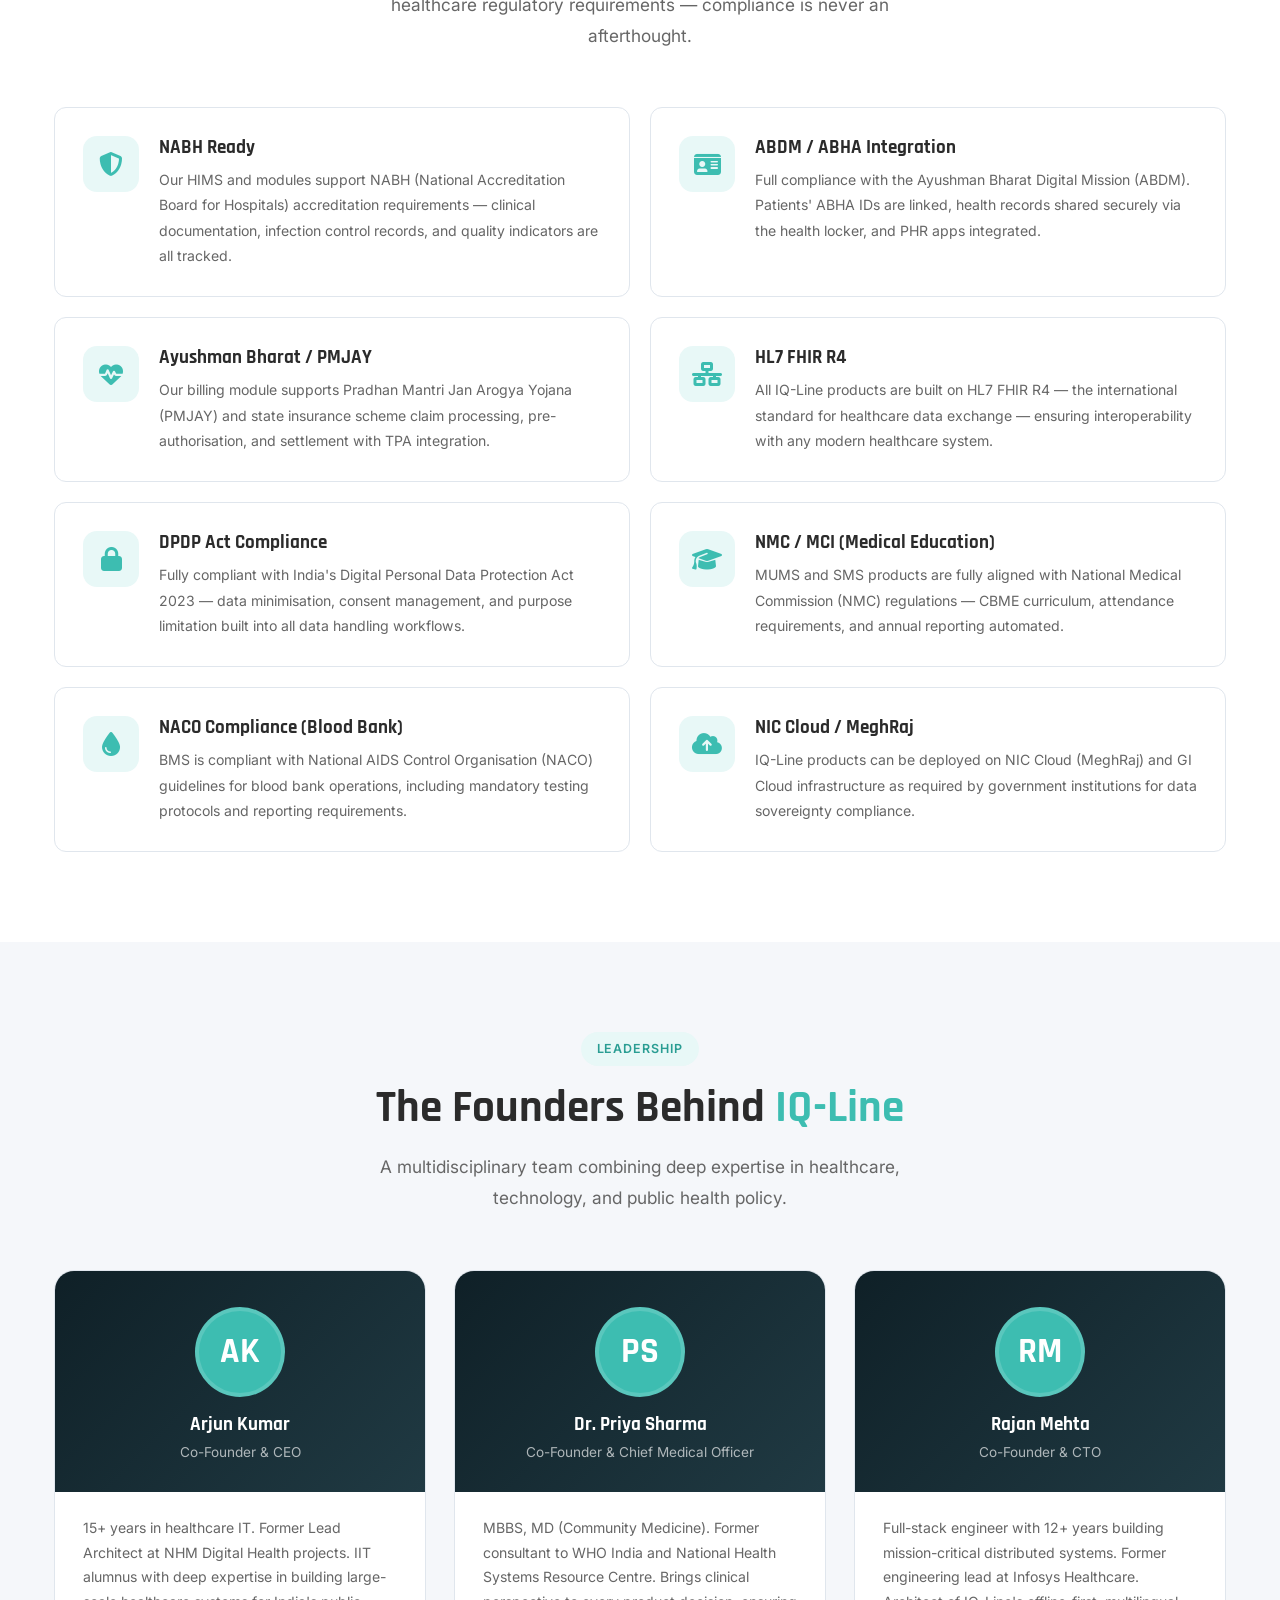
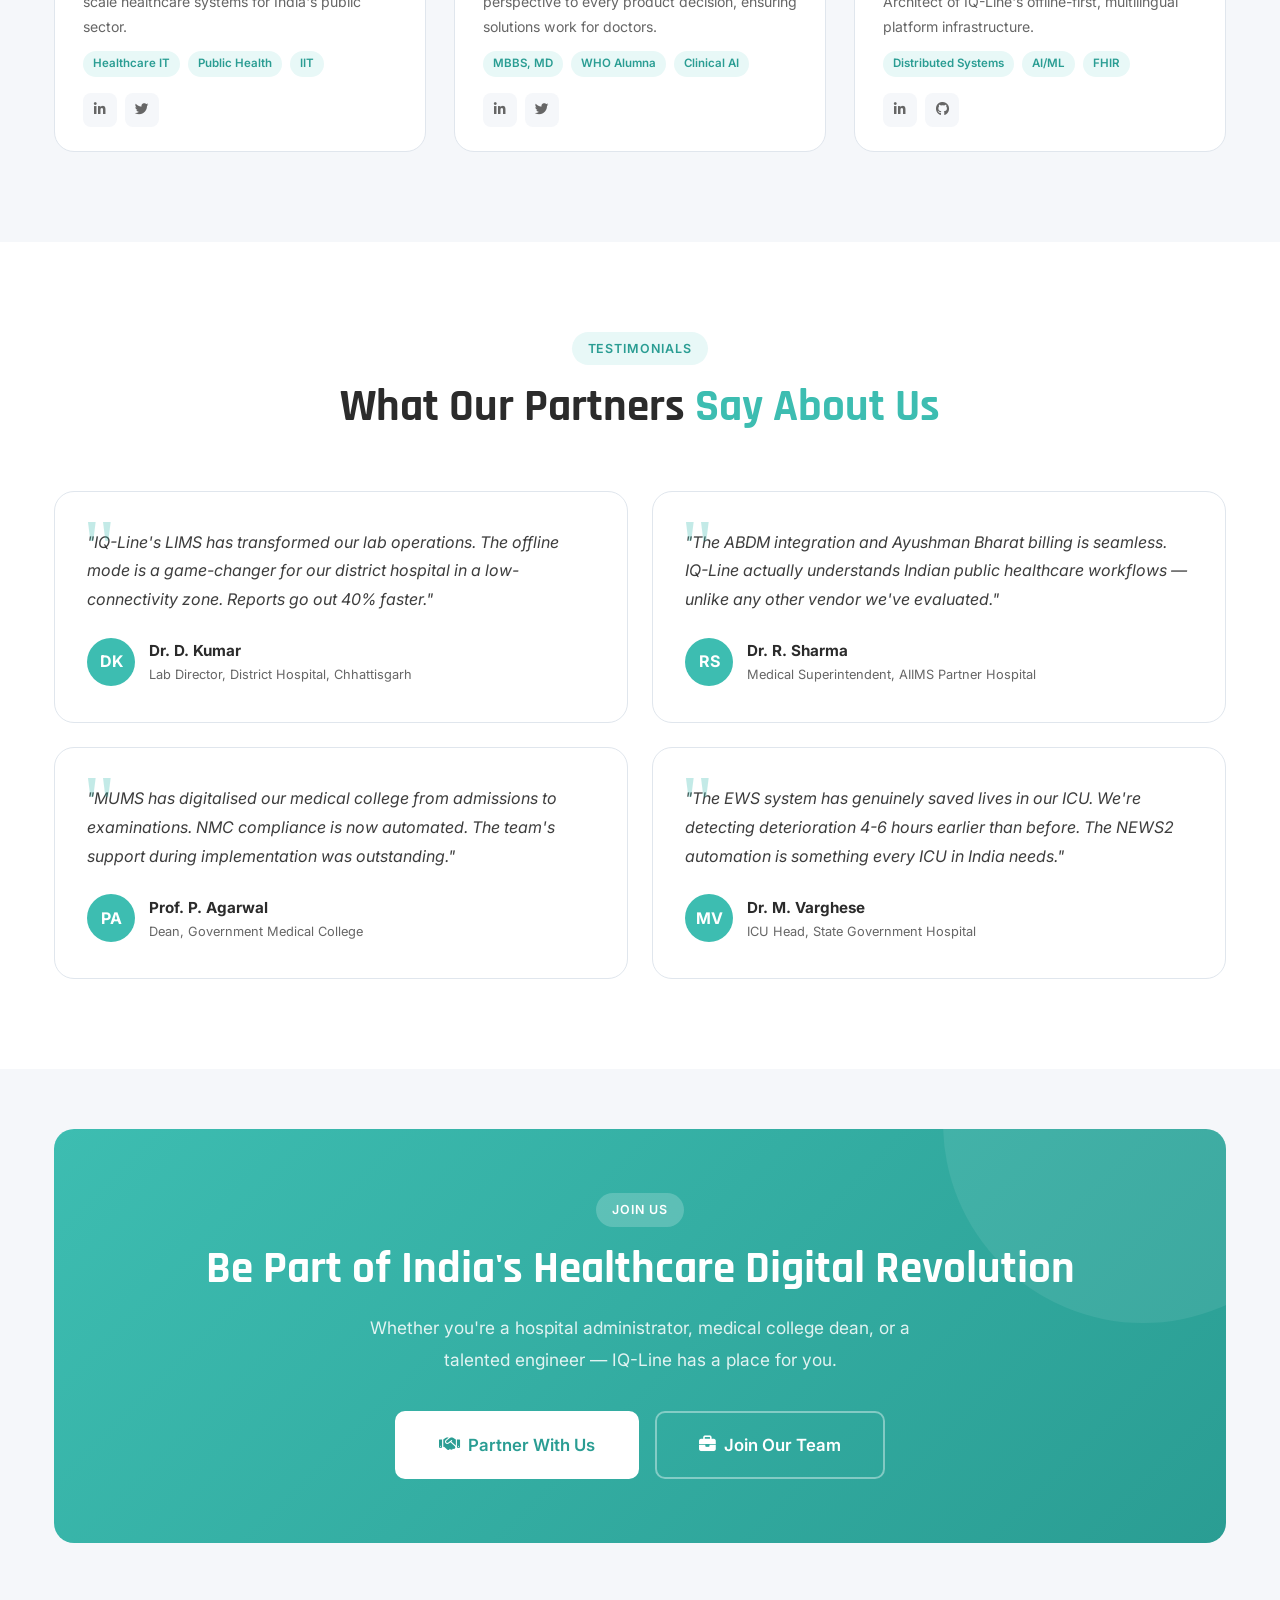
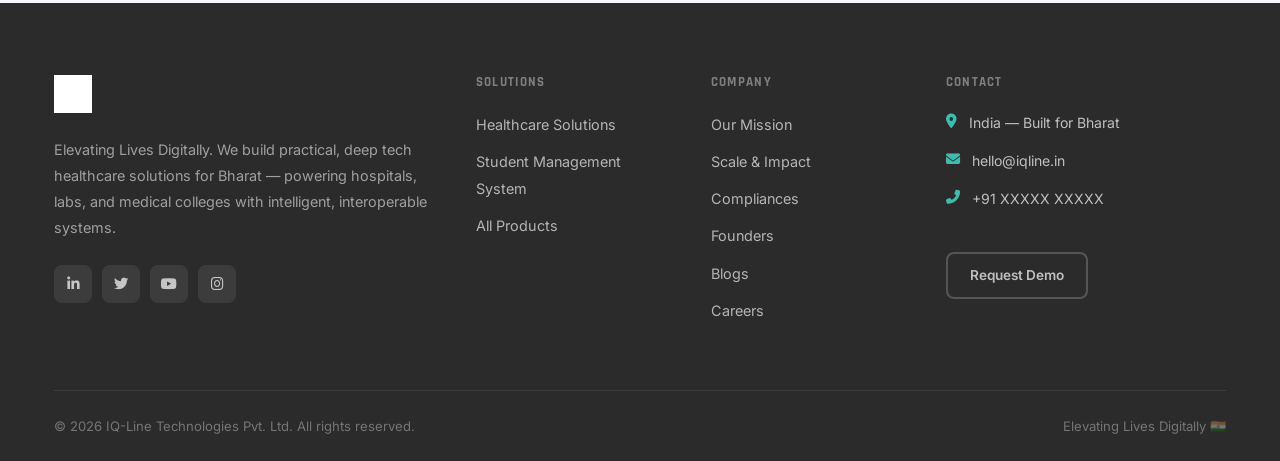
<file: about.html>
<!DOCTYPE html>
<html lang="en">
<head>
  <meta charset="UTF-8" />
  <meta name="viewport" content="width=device-width, initial-scale=1.0" />
  <title>About Us | IQ-Line — Mission, Scale, Founders & Compliances</title>
  <meta name="description" content="Learn about IQ-Line — our mission to digitise India's healthcare, our founders, our scale, and our regulatory compliances." />
  <link rel="stylesheet" href="css/style.css" />
  <link rel="stylesheet" href="https://cdn.jsdelivr.net/npm/@fortawesome/fontawesome-free@6.4.0/css/all.min.css" />
  <link href="https://fonts.googleapis.com/css2?family=Inter:wght@300;400;500;600;700;800;900&family=Rajdhani:wght@400;500;600;700&display=swap" rel="stylesheet" />
</head>
<body>
<div id="nav-placeholder"></div>

<!-- PAGE HERO -->
<section class="page-hero">
  <div class="container">
    <div class="breadcrumb">
      <a href="index.html">Home</a>
      <i class="fas fa-chevron-right"></i>
      About Us
    </div>
    <div class="tag">About IQ-Line</div>
    <h1>Deep Tech for <span style="color:#3DBDB1;">Bharat's Healthcare</span></h1>
    <p>We are a team of engineers, doctors, and public health specialists on a mission to make quality healthcare accessible through practical, intelligent technology.</p>
  </div>
</section>

<!-- ==================== MISSION ==================== -->
<section class="section-pad about-section" id="mission">
  <div class="container">
    <div class="split-section">
      <div class="fade-up">
        <div class="tag">Our Mission</div>
        <h2>Elevating Lives <span class="highlight">Digitally</span></h2>
        <p style="margin: 16px 0 20px; font-size:1.05rem;">India has one of the most complex and overburdened healthcare systems in the world. Public hospitals manage thousands of patients daily with limited staff, infrastructure, and resources.</p>
        <p style="margin-bottom:24px;">IQ-Line's mission is simple: <strong style="color:var(--darker);">build practical technology that actually works in Indian healthcare settings</strong> — not theoretical software, not copy-pasted Western products, but solutions born from deep immersion in India's healthcare ground reality.</p>
        <blockquote style="background:var(--teal-light); border-left:4px solid var(--teal); padding:20px 24px; border-radius:0 12px 12px 0; margin:0;">
          <p style="margin:0; font-size:1rem; color:var(--darker); font-style:italic; line-height:1.7;">"Technology that works in a Tier-1 hospital but fails in a district hospital has failed India. We build for the hardest environments first — and that makes our products exceptional everywhere."</p>
          <cite style="display:block; margin-top:10px; font-size:0.85rem; color:var(--teal-dark); font-style:normal; font-weight:600;">— IQ-Line Founding Team</cite>
        </blockquote>
      </div>
      <div class="fade-up delay-2">
        <div style="display:grid; grid-template-columns:1fr 1fr; gap:16px;">
          <div class="value-card">
            <div class="value-icon" style="background:#e8f8f7; color:#3DBDB1;"><i class="fas fa-map-marker-alt"></i></div>
            <h4 style="font-size:1rem; margin-bottom:8px;">Bharat-First</h4>
            <p style="font-size:0.83rem;">Built for India's unique constraints — low bandwidth, power outages, multilingual, high volume.</p>
          </div>
          <div class="value-card">
            <div class="value-icon" style="background:#f0fff4; color:#10b981;"><i class="fas fa-hands-helping"></i></div>
            <h4 style="font-size:1rem; margin-bottom:8px;">Practical Above All</h4>
            <p style="font-size:0.83rem;">We solve real problems in real hospitals. No feature is added unless it improves patient outcomes or staff efficiency.</p>
          </div>
          <div class="value-card">
            <div class="value-icon" style="background:#fff0e8; color:#f97316;"><i class="fas fa-users"></i></div>
            <h4 style="font-size:1rem; margin-bottom:8px;">Inclusive Tech</h4>
            <p style="font-size:0.83rem;">22+ Indian languages, voice interfaces, offline modes — technology that works for all, not just the tech-savvy.</p>
          </div>
          <div class="value-card">
            <div class="value-icon" style="background:#f0f4ff; color:#6366f1;"><i class="fas fa-shield-alt"></i></div>
            <h4 style="font-size:1rem; margin-bottom:8px;">Trust & Integrity</h4>
            <p style="font-size:0.83rem;">Patient data privacy, clinical accuracy, and institutional trust are non-negotiable cornerstones of everything we build.</p>
          </div>
        </div>
      </div>
    </div>
  </div>
</section>

<!-- ==================== SCALE & IMPACT ==================== -->
<section class="section-pad about-section" id="scale" style="background:var(--light-gray);">
  <div class="container">
    <div class="text-center section-header fade-up">
      <div class="tag">Scale & Impact</div>
      <h2>The Numbers Behind <span class="highlight">Our Impact</span></h2>
      <p>Every number represents a real person, a real institution, a real improvement in healthcare delivery.</p>
    </div>

    <div class="stats-grid fade-up" style="margin-bottom:60px;">
      <div class="stat-box">
        <div class="num" data-count="12" data-suffix="+">12+</div>
        <div class="label">AIIMS & District Hospitals</div>
      </div>
      <div class="stat-box">
        <div class="num" data-count="500000" data-suffix="+">5L+</div>
        <div class="label">Patients Served</div>
      </div>
      <div class="stat-box">
        <div class="num" data-count="2000000" data-suffix="+">20L+</div>
        <div class="label">Lab Tests Processed</div>
      </div>
      <div class="stat-box">
        <div class="num" data-count="10000" data-suffix="+">10K+</div>
        <div class="label">Medical Students Managed</div>
      </div>
    </div>

    <!-- Journey Timeline -->
    <div class="split-section">
      <div class="fade-up">
        <div class="tag">Our Journey</div>
        <h2>From Idea to <span class="highlight">National Scale</span></h2>
        <p style="margin-bottom:32px;">IQ-Line's story is one of relentless focus on building what India's healthcare system actually needs.</p>
        <div class="timeline">
          <div class="timeline-item">
            <span class="timeline-year">2018</span>
            <h4>Founded with a Vision</h4>
            <p>IQ-Line founded with a singular focus: build practical healthcare IT for India's public health system.</p>
          </div>
          <div class="timeline-item">
            <span class="timeline-year">2019</span>
            <h4>First LIMS Deployment</h4>
            <p>Pilot LIMS deployed at a district hospital in Chhattisgarh — first offline-capable lab system for rural India.</p>
          </div>
          <div class="timeline-item">
            <span class="timeline-year">2020</span>
            <h4>HIMS & RIMS Launch</h4>
            <p>Full HIMS and RIMS products launched. COVID-19 response management modules built in record time.</p>
          </div>
          <div class="timeline-item">
            <span class="timeline-year">2021</span>
            <h4>AIIMS Onboarding</h4>
            <p>First AIIMS deployment — a major validation of IQ-Line's capability at the highest level of Indian healthcare.</p>
          </div>
          <div class="timeline-item">
            <span class="timeline-year">2022</span>
            <h4>ABDM Integration & EWS</h4>
            <p>Full ABDM/ABHA integration completed. Early Warning System deployed in ICUs across partner hospitals.</p>
          </div>
          <div class="timeline-item">
            <span class="timeline-year">2023-24</span>
            <h4>National Scale & MUMS</h4>
            <p>12+ hospital deployments. MUMS launched for medical universities. 20L+ lab tests processed.</p>
          </div>
        </div>
      </div>
      <div class="fade-up delay-2">
        <div style="background:linear-gradient(135deg,#0f2027,#203a43); border-radius:var(--radius-lg); padding:36px; color:white; height:100%;">
          <h4 style="color:white; margin-bottom:24px;">IQ-Line Today</h4>
          <div style="display:flex;flex-direction:column;gap:18px;">
            <div style="border-bottom:1px solid rgba(255,255,255,0.08); padding-bottom:18px;">
              <div style="font-size:0.8rem; color:rgba(255,255,255,0.45); margin-bottom:6px; text-transform:uppercase; letter-spacing:0.08em;">Headquarters</div>
              <div style="font-size:0.95rem; font-weight:600;">India 🇮🇳</div>
            </div>
            <div style="border-bottom:1px solid rgba(255,255,255,0.08); padding-bottom:18px;">
              <div style="font-size:0.8rem; color:rgba(255,255,255,0.45); margin-bottom:6px; text-transform:uppercase; letter-spacing:0.08em;">Focus Verticals</div>
              <div style="font-size:0.95rem; font-weight:600;">Public Healthcare & Medical Education</div>
            </div>
            <div style="border-bottom:1px solid rgba(255,255,255,0.08); padding-bottom:18px;">
              <div style="font-size:0.8rem; color:rgba(255,255,255,0.45); margin-bottom:6px; text-transform:uppercase; letter-spacing:0.08em;">Products</div>
              <div style="font-size:0.95rem; font-weight:600;">LIMS · HIMS · RIMS · E-Rx · BMS · MUMS · EWS</div>
            </div>
            <div style="border-bottom:1px solid rgba(255,255,255,0.08); padding-bottom:18px;">
              <div style="font-size:0.8rem; color:rgba(255,255,255,0.45); margin-bottom:6px; text-transform:uppercase; letter-spacing:0.08em;">Special Feature</div>
              <div style="font-size:0.95rem; font-weight:600;">Offline-First · 22+ Languages · AI-Powered</div>
            </div>
            <div>
              <div style="font-size:0.8rem; color:rgba(255,255,255,0.45); margin-bottom:6px; text-transform:uppercase; letter-spacing:0.08em;">Compliances</div>
              <div style="display:flex; flex-wrap:wrap; gap:8px; margin-top:4px;">
                <span style="background:rgba(61,189,177,0.15); color:#3DBDB1; font-size:0.75rem; font-weight:600; padding:4px 10px; border-radius:50px; border:1px solid rgba(61,189,177,0.3);">NABH</span>
                <span style="background:rgba(61,189,177,0.15); color:#3DBDB1; font-size:0.75rem; font-weight:600; padding:4px 10px; border-radius:50px; border:1px solid rgba(61,189,177,0.3);">ABDM</span>
                <span style="background:rgba(61,189,177,0.15); color:#3DBDB1; font-size:0.75rem; font-weight:600; padding:4px 10px; border-radius:50px; border:1px solid rgba(61,189,177,0.3);">HL7 FHIR</span>
                <span style="background:rgba(61,189,177,0.15); color:#3DBDB1; font-size:0.75rem; font-weight:600; padding:4px 10px; border-radius:50px; border:1px solid rgba(61,189,177,0.3);">PMJAY</span>
                <span style="background:rgba(61,189,177,0.15); color:#3DBDB1; font-size:0.75rem; font-weight:600; padding:4px 10px; border-radius:50px; border:1px solid rgba(61,189,177,0.3);">NMC</span>
                <span style="background:rgba(61,189,177,0.15); color:#3DBDB1; font-size:0.75rem; font-weight:600; padding:4px 10px; border-radius:50px; border:1px solid rgba(61,189,177,0.3);">NACO</span>
              </div>
            </div>
          </div>
        </div>
      </div>
    </div>
  </div>
</section>

<!-- ==================== COMPLIANCES ==================== -->
<section class="section-pad about-section" id="compliances">
  <div class="container">
    <div class="text-center section-header fade-up">
      <div class="tag">Compliances & Certifications</div>
      <h2>Built on a Foundation of <span class="highlight">Trust & Compliance</span></h2>
      <p>IQ-Line products are designed from the ground up to meet India's healthcare regulatory requirements — compliance is never an afterthought.</p>
    </div>
    <div style="display:grid; grid-template-columns:repeat(2,1fr); gap:20px;">
      <div class="compliance-card fade-up">
        <div class="compliance-icon-box"><i class="fas fa-shield-alt"></i></div>
        <div>
          <h4 style="margin-bottom:8px;">NABH Ready</h4>
          <p style="font-size:0.88rem;">Our HIMS and modules support NABH (National Accreditation Board for Hospitals) accreditation requirements — clinical documentation, infection control records, and quality indicators are all tracked.</p>
        </div>
      </div>
      <div class="compliance-card fade-up delay-1">
        <div class="compliance-icon-box"><i class="fas fa-id-card"></i></div>
        <div>
          <h4 style="margin-bottom:8px;">ABDM / ABHA Integration</h4>
          <p style="font-size:0.88rem;">Full compliance with the Ayushman Bharat Digital Mission (ABDM). Patients' ABHA IDs are linked, health records shared securely via the health locker, and PHR apps integrated.</p>
        </div>
      </div>
      <div class="compliance-card fade-up">
        <div class="compliance-icon-box"><i class="fas fa-heartbeat"></i></div>
        <div>
          <h4 style="margin-bottom:8px;">Ayushman Bharat / PMJAY</h4>
          <p style="font-size:0.88rem;">Our billing module supports Pradhan Mantri Jan Arogya Yojana (PMJAY) and state insurance scheme claim processing, pre-authorisation, and settlement with TPA integration.</p>
        </div>
      </div>
      <div class="compliance-card fade-up delay-1">
        <div class="compliance-icon-box"><i class="fas fa-network-wired"></i></div>
        <div>
          <h4 style="margin-bottom:8px;">HL7 FHIR R4</h4>
          <p style="font-size:0.88rem;">All IQ-Line products are built on HL7 FHIR R4 — the international standard for healthcare data exchange — ensuring interoperability with any modern healthcare system.</p>
        </div>
      </div>
      <div class="compliance-card fade-up">
        <div class="compliance-icon-box"><i class="fas fa-lock"></i></div>
        <div>
          <h4 style="margin-bottom:8px;">DPDP Act Compliance</h4>
          <p style="font-size:0.88rem;">Fully compliant with India's Digital Personal Data Protection Act 2023 — data minimisation, consent management, and purpose limitation built into all data handling workflows.</p>
        </div>
      </div>
      <div class="compliance-card fade-up delay-1">
        <div class="compliance-icon-box"><i class="fas fa-graduation-cap"></i></div>
        <div>
          <h4 style="margin-bottom:8px;">NMC / MCI (Medical Education)</h4>
          <p style="font-size:0.88rem;">MUMS and SMS products are fully aligned with National Medical Commission (NMC) regulations — CBME curriculum, attendance requirements, and annual reporting automated.</p>
        </div>
      </div>
      <div class="compliance-card fade-up">
        <div class="compliance-icon-box"><i class="fas fa-tint"></i></div>
        <div>
          <h4 style="margin-bottom:8px;">NACO Compliance (Blood Bank)</h4>
          <p style="font-size:0.88rem;">BMS is compliant with National AIDS Control Organisation (NACO) guidelines for blood bank operations, including mandatory testing protocols and reporting requirements.</p>
        </div>
      </div>
      <div class="compliance-card fade-up delay-1">
        <div class="compliance-icon-box"><i class="fas fa-cloud-upload-alt"></i></div>
        <div>
          <h4 style="margin-bottom:8px;">NIC Cloud / MeghRaj</h4>
          <p style="font-size:0.88rem;">IQ-Line products can be deployed on NIC Cloud (MeghRaj) and GI Cloud infrastructure as required by government institutions for data sovereignty compliance.</p>
        </div>
      </div>
    </div>
  </div>
</section>

<!-- ==================== FOUNDERS ==================== -->
<section class="section-pad about-section" id="founders" style="background:var(--light-gray);">
  <div class="container">
    <div class="text-center section-header fade-up">
      <div class="tag">Leadership</div>
      <h2>The Founders Behind <span class="highlight">IQ-Line</span></h2>
      <p>A multidisciplinary team combining deep expertise in healthcare, technology, and public health policy.</p>
    </div>
    <div class="founder-grid">
      <div class="founder-card fade-up">
        <div class="founder-card-top">
          <div class="founder-avatar-large">AK</div>
          <h3>Arjun Kumar</h3>
          <p>Co-Founder & CEO</p>
        </div>
        <div class="founder-card-bottom">
          <p>15+ years in healthcare IT. Former Lead Architect at NHM Digital Health projects. IIT alumnus with deep expertise in building large-scale healthcare systems for India's public sector.</p>
          <div style="display:flex; gap:8px; flex-wrap:wrap; margin-top:12px;">
            <span class="badge badge-teal">Healthcare IT</span>
            <span class="badge badge-teal">Public Health</span>
            <span class="badge badge-teal">IIT</span>
          </div>
          <div class="founder-socials">
            <a href="#" class="founder-social-link"><i class="fab fa-linkedin-in"></i></a>
            <a href="#" class="founder-social-link"><i class="fab fa-twitter"></i></a>
          </div>
        </div>
      </div>
      <div class="founder-card fade-up delay-2">
        <div class="founder-card-top">
          <div class="founder-avatar-large">PS</div>
          <h3>Dr. Priya Sharma</h3>
          <p>Co-Founder & Chief Medical Officer</p>
        </div>
        <div class="founder-card-bottom">
          <p>MBBS, MD (Community Medicine). Former consultant to WHO India and National Health Systems Resource Centre. Brings clinical perspective to every product decision, ensuring solutions work for doctors.</p>
          <div style="display:flex; gap:8px; flex-wrap:wrap; margin-top:12px;">
            <span class="badge badge-teal">MBBS, MD</span>
            <span class="badge badge-teal">WHO Alumna</span>
            <span class="badge badge-teal">Clinical AI</span>
          </div>
          <div class="founder-socials">
            <a href="#" class="founder-social-link"><i class="fab fa-linkedin-in"></i></a>
            <a href="#" class="founder-social-link"><i class="fab fa-twitter"></i></a>
          </div>
        </div>
      </div>
      <div class="founder-card fade-up delay-3">
        <div class="founder-card-top">
          <div class="founder-avatar-large">RM</div>
          <h3>Rajan Mehta</h3>
          <p>Co-Founder & CTO</p>
        </div>
        <div class="founder-card-bottom">
          <p>Full-stack engineer with 12+ years building mission-critical distributed systems. Former engineering lead at Infosys Healthcare. Architect of IQ-Line's offline-first, multilingual platform infrastructure.</p>
          <div style="display:flex; gap:8px; flex-wrap:wrap; margin-top:12px;">
            <span class="badge badge-teal">Distributed Systems</span>
            <span class="badge badge-teal">AI/ML</span>
            <span class="badge badge-teal">FHIR</span>
          </div>
          <div class="founder-socials">
            <a href="#" class="founder-social-link"><i class="fab fa-linkedin-in"></i></a>
            <a href="#" class="founder-social-link"><i class="fab fa-github"></i></a>
          </div>
        </div>
      </div>
    </div>
  </div>
</section>

<!-- TESTIMONIALS -->
<section class="section-pad">
  <div class="container">
    <div class="text-center section-header fade-up">
      <div class="tag">Testimonials</div>
      <h2>What Our Partners <span class="highlight">Say About Us</span></h2>
    </div>
    <div style="display:grid; grid-template-columns:repeat(2,1fr); gap:24px;">
      <div class="testimonial-card fade-up">
        <p class="testimonial-text">"IQ-Line's LIMS has transformed our lab operations. The offline mode is a game-changer for our district hospital in a low-connectivity zone. Reports go out 40% faster."</p>
        <div class="testimonial-author">
          <div class="author-avatar">DK</div>
          <div>
            <div class="author-name">Dr. D. Kumar</div>
            <div class="author-role">Lab Director, District Hospital, Chhattisgarh</div>
          </div>
        </div>
      </div>
      <div class="testimonial-card fade-up delay-1">
        <p class="testimonial-text">"The ABDM integration and Ayushman Bharat billing is seamless. IQ-Line actually understands Indian public healthcare workflows — unlike any other vendor we've evaluated."</p>
        <div class="testimonial-author">
          <div class="author-avatar">RS</div>
          <div>
            <div class="author-name">Dr. R. Sharma</div>
            <div class="author-role">Medical Superintendent, AIIMS Partner Hospital</div>
          </div>
        </div>
      </div>
      <div class="testimonial-card fade-up">
        <p class="testimonial-text">"MUMS has digitalised our medical college from admissions to examinations. NMC compliance is now automated. The team's support during implementation was outstanding."</p>
        <div class="testimonial-author">
          <div class="author-avatar">PA</div>
          <div>
            <div class="author-name">Prof. P. Agarwal</div>
            <div class="author-role">Dean, Government Medical College</div>
          </div>
        </div>
      </div>
      <div class="testimonial-card fade-up delay-1">
        <p class="testimonial-text">"The EWS system has genuinely saved lives in our ICU. We're detecting deterioration 4-6 hours earlier than before. The NEWS2 automation is something every ICU in India needs."</p>
        <div class="testimonial-author">
          <div class="author-avatar">MV</div>
          <div>
            <div class="author-name">Dr. M. Varghese</div>
            <div class="author-role">ICU Head, State Government Hospital</div>
          </div>
        </div>
      </div>
    </div>
  </div>
</section>

<!-- CTA -->
<section class="section-pad-sm" style="background:var(--light-gray);">
  <div class="container">
    <div class="cta-banner fade-up">
      <div class="tag" style="background:rgba(255,255,255,0.2);color:white;">Join Us</div>
      <h2>Be Part of India's Healthcare Digital Revolution</h2>
      <p>Whether you're a hospital administrator, medical college dean, or a talented engineer — IQ-Line has a place for you.</p>
      <div style="display:flex;gap:16px;justify-content:center;flex-wrap:wrap;">
        <a href="contact.html" class="btn btn-white btn-lg"><i class="fas fa-handshake"></i> Partner With Us</a>
        <a href="careers.html" class="btn btn-lg" style="border:2px solid rgba(255,255,255,0.4);color:white;background:transparent;"><i class="fas fa-briefcase"></i> Join Our Team</a>
      </div>
    </div>
  </div>
</section>

<div id="footer-placeholder"></div>
<script src="js/main.js"></script>
<script>
  document.getElementById('nav-placeholder').innerHTML = buildNav('about');
  document.getElementById('footer-placeholder').innerHTML = buildFooter();
</script>
</body>
</html>
</file>
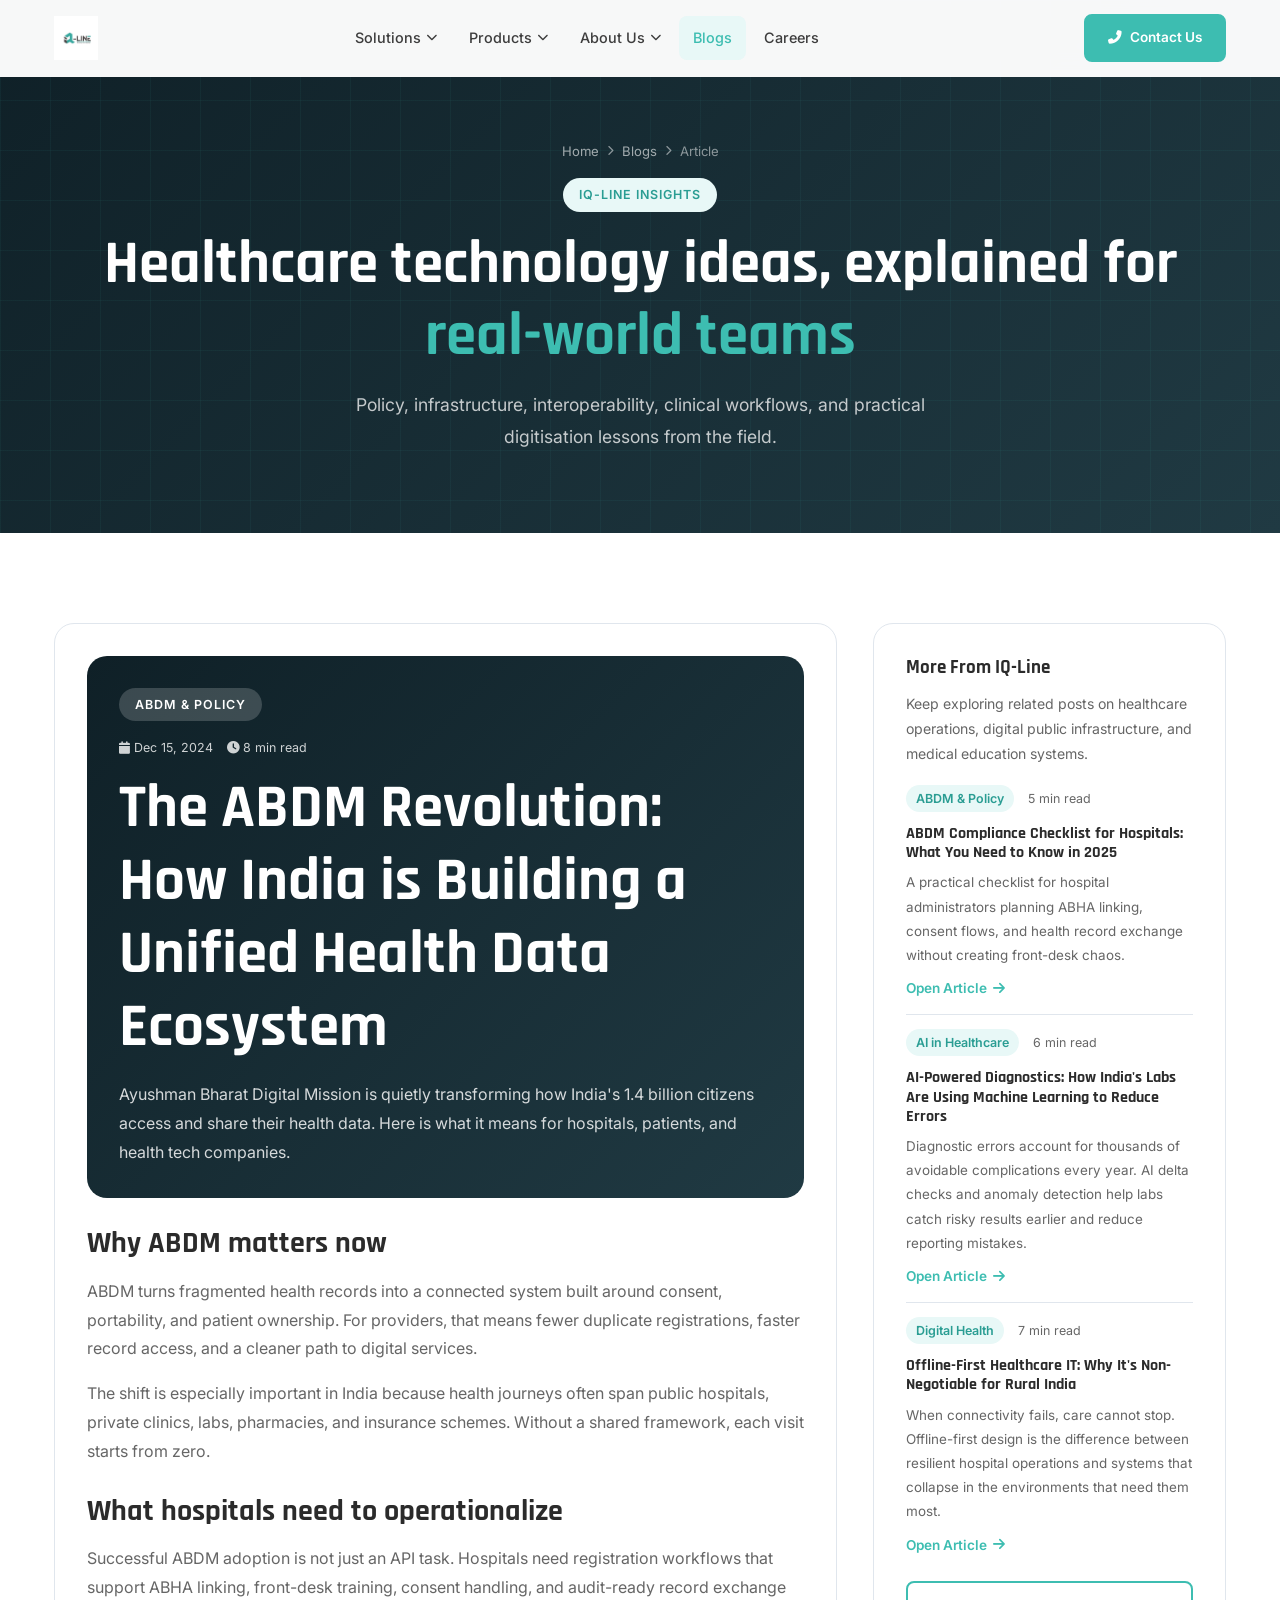
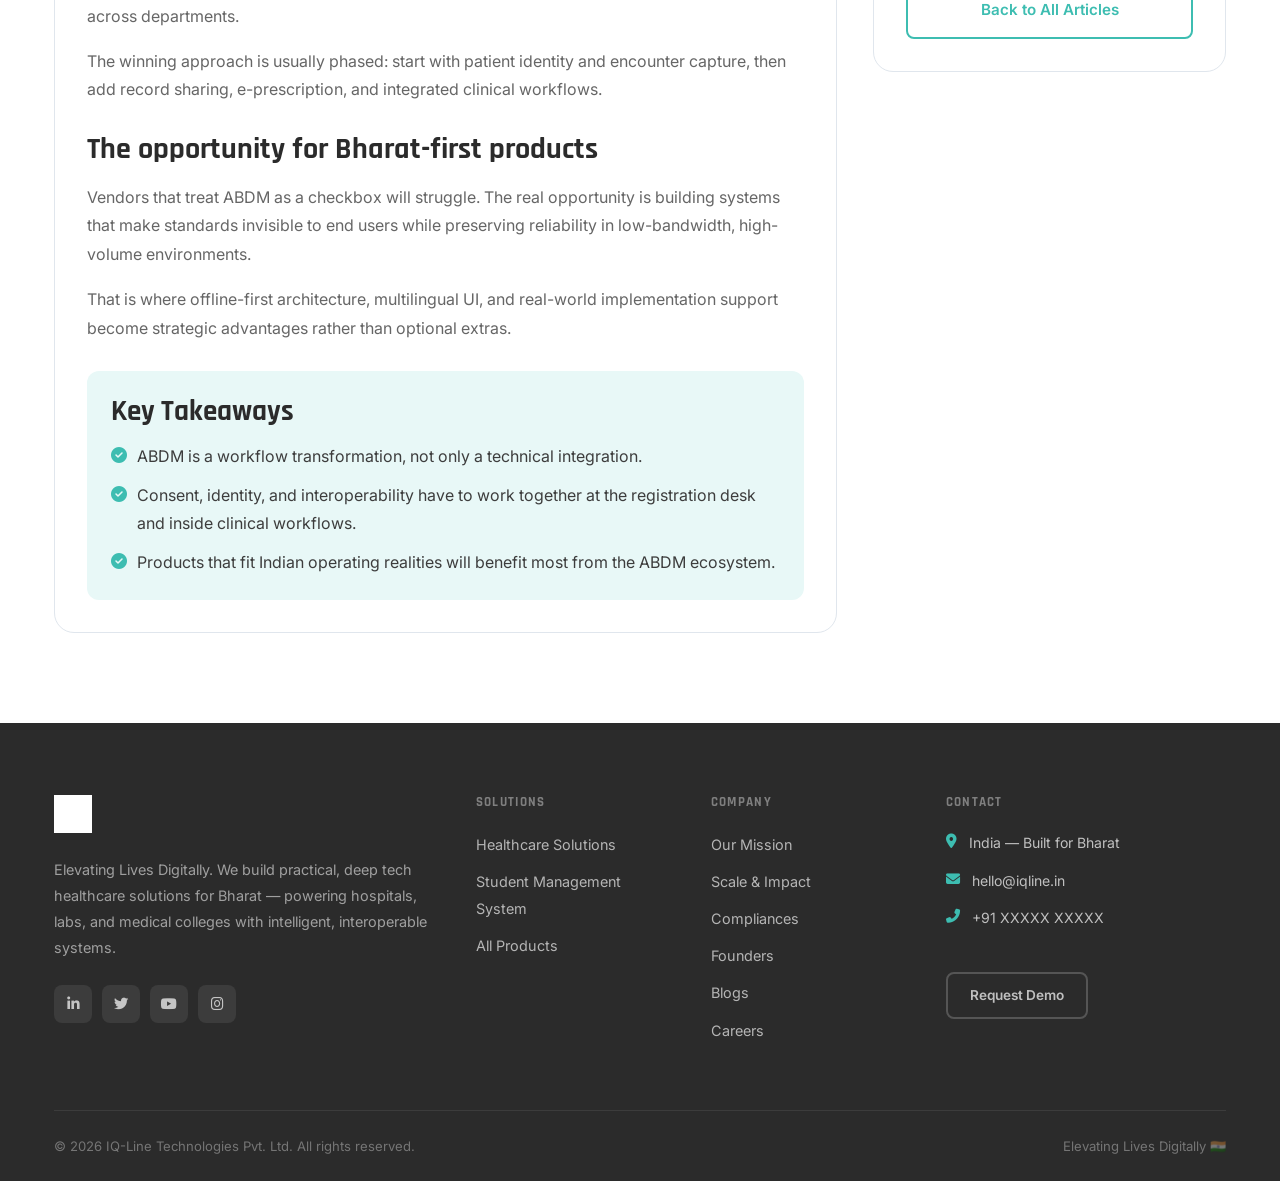
<file: blog-post.html>
<!DOCTYPE html>
<html lang="en">
<head>
  <meta charset="UTF-8" />
  <meta name="viewport" content="width=device-width, initial-scale=1.0" />
  <title>IQ-Line Blog</title>
  <meta name="description" content="Read long-form healthcare technology insights from IQ-Line." />
  <link rel="stylesheet" href="css/style.css" />
  <link rel="stylesheet" href="https://cdn.jsdelivr.net/npm/@fortawesome/fontawesome-free@6.4.0/css/all.min.css" />
  <link href="https://fonts.googleapis.com/css2?family=Inter:wght@300;400;500;600;700;800;900&family=Rajdhani:wght@400;500;600;700&display=swap" rel="stylesheet" />
</head>
<body>
<div id="nav-placeholder"></div>

<section class="page-hero">
  <div class="container">
    <div class="breadcrumb">
      <a href="index.html">Home</a>
      <i class="fas fa-chevron-right"></i>
      <a href="blogs.html">Blogs</a>
      <i class="fas fa-chevron-right"></i>
      Article
    </div>
    <div class="tag">IQ-Line Insights</div>
    <h1>Healthcare technology ideas, explained for <span style="color:#3DBDB1;">real-world teams</span></h1>
    <p>Policy, infrastructure, interoperability, clinical workflows, and practical digitisation lessons from the field.</p>
  </div>
</section>

<section class="section-pad">
  <div class="container">
    <div class="article-shell">
      <article class="article-card fade-up">
        <div class="article-hero" id="article-hero"></div>
        <div class="article-body" id="article-body"></div>
      </article>

      <aside class="article-sidebar-card fade-up delay-1">
        <h4>More From IQ-Line</h4>
        <p style="font-size:0.88rem; margin-bottom:18px;">Keep exploring related posts on healthcare operations, digital public infrastructure, and medical education systems.</p>
        <div class="related-posts" id="related-posts"></div>
        <div style="margin-top:24px;">
          <a href="blogs.html" class="btn btn-outline" style="width:100%; justify-content:center;">Back to All Articles</a>
        </div>
      </aside>
    </div>
  </div>
</section>

<div id="footer-placeholder"></div>

<script src="js/main.js"></script>
<script src="js/blog-data.js"></script>
<script src="js/blog-post.js"></script>
<script>
  document.getElementById('nav-placeholder').innerHTML = buildNav('blogs');
  document.getElementById('footer-placeholder').innerHTML = buildFooter();
  initBlogPostPage();
</script>
</body>
</html>
</file>
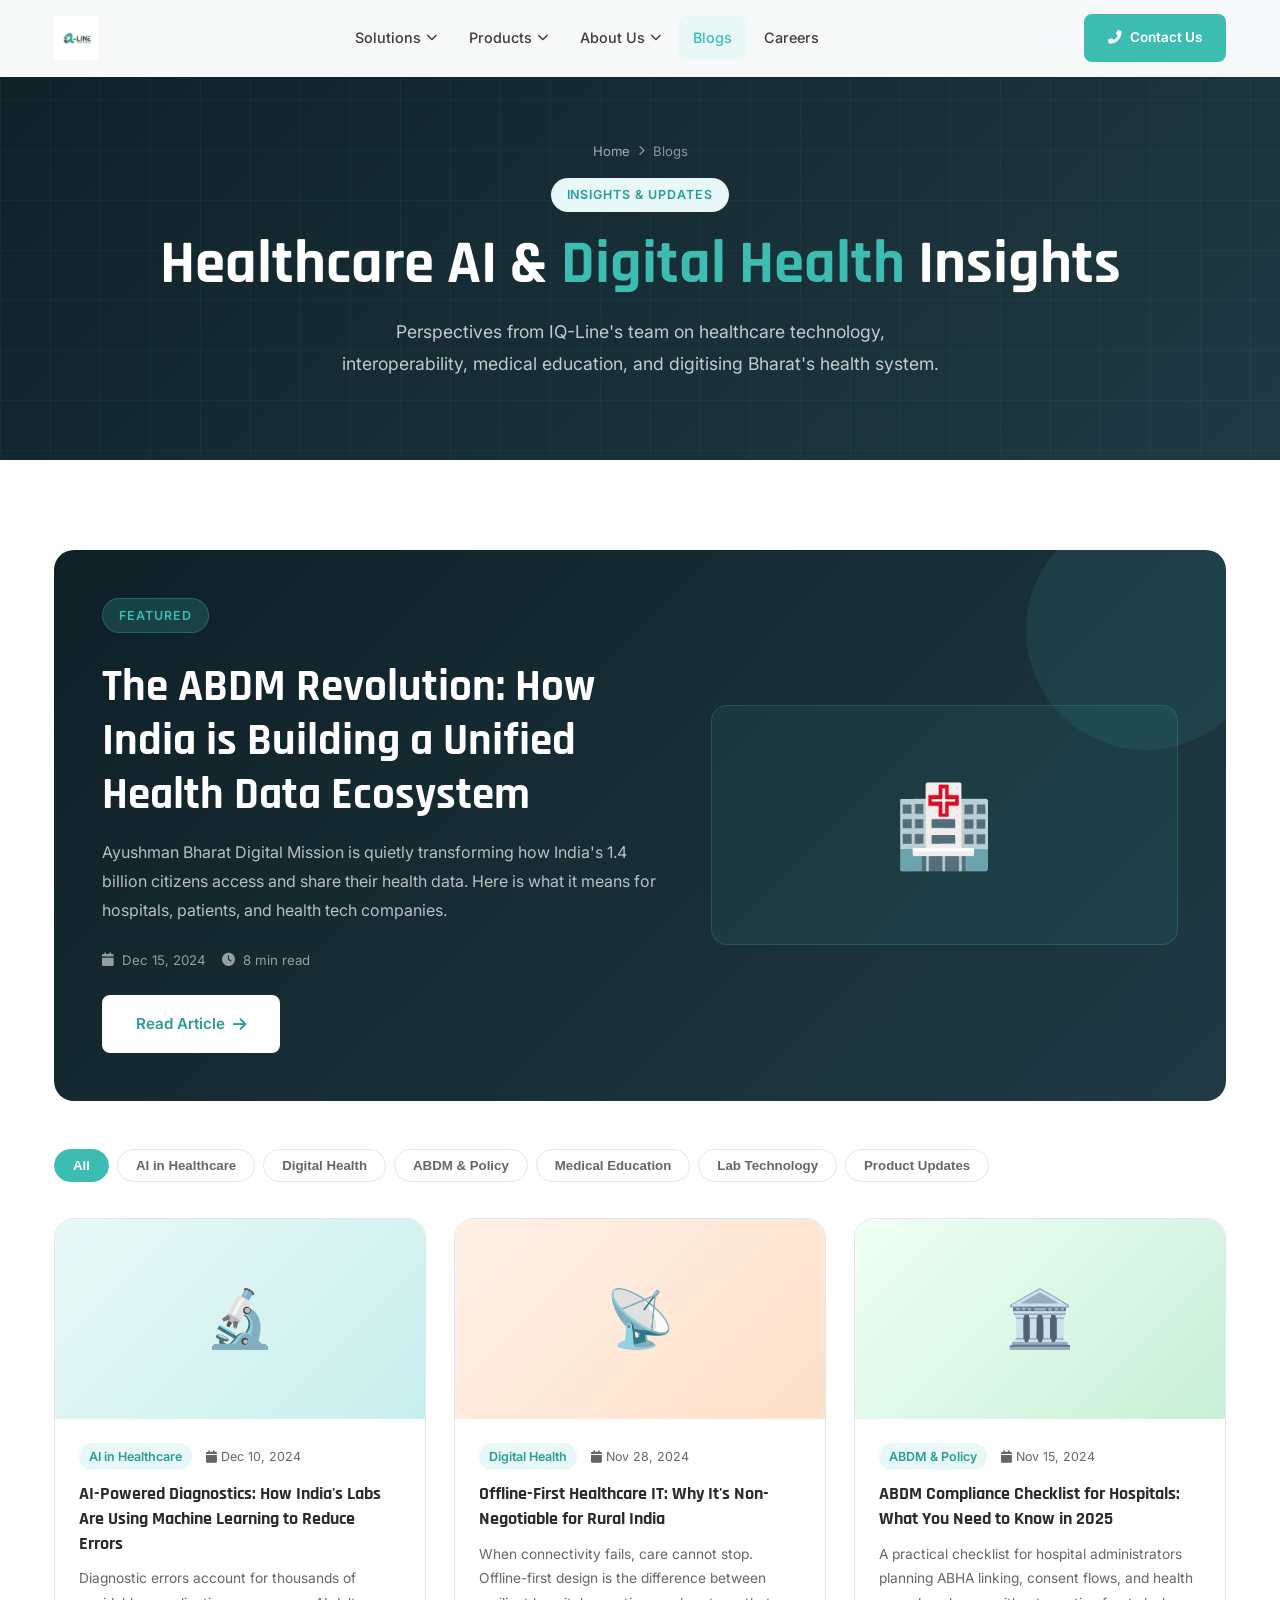
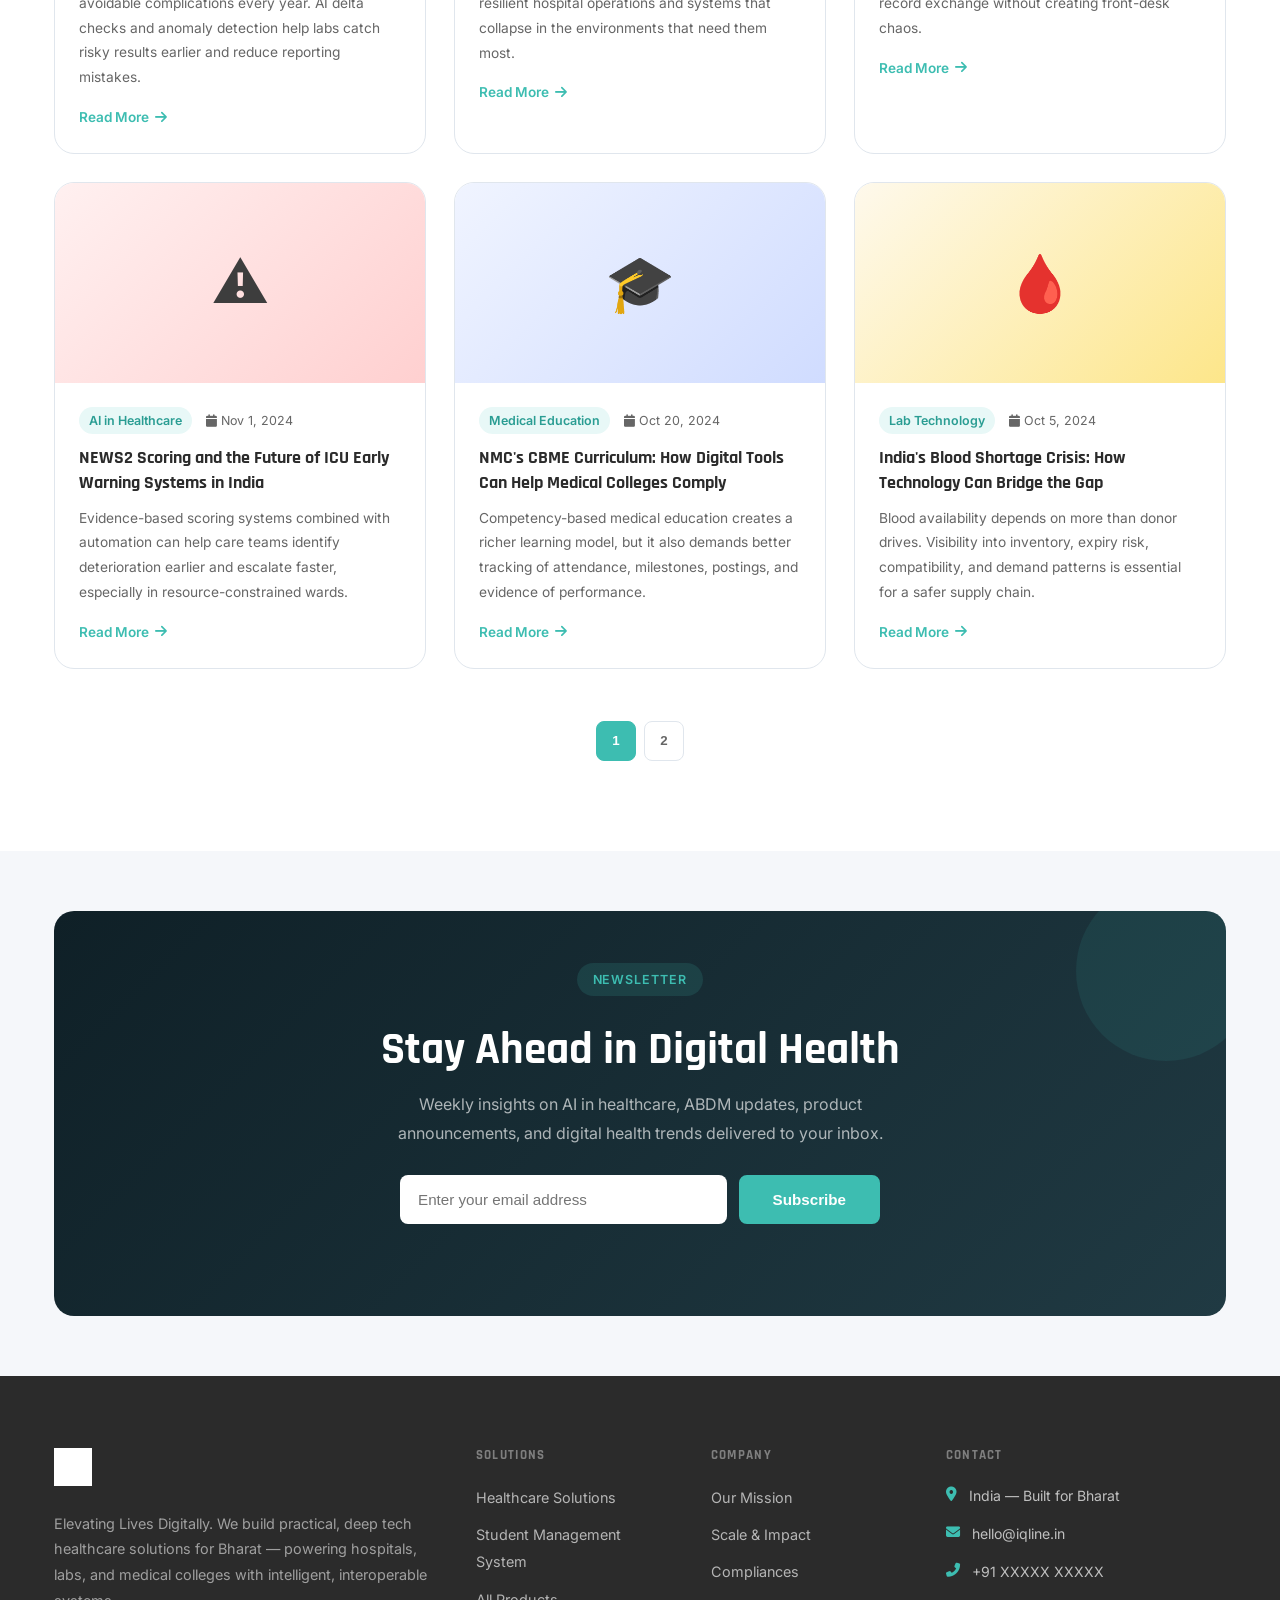
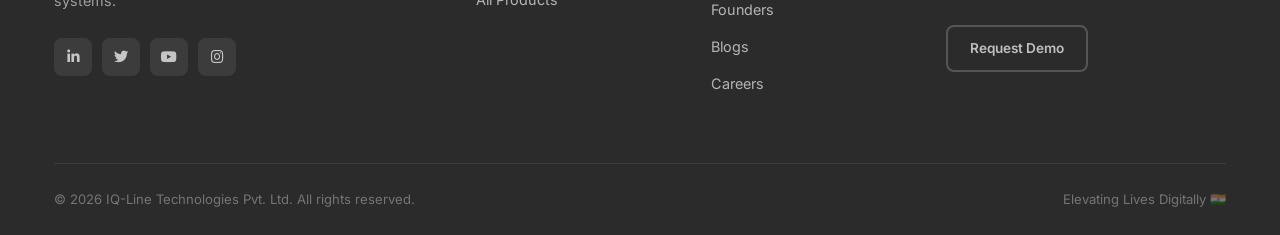
<file: blogs.html>
<!DOCTYPE html>
<html lang="en">
<head>
  <meta charset="UTF-8" />
  <meta name="viewport" content="width=device-width, initial-scale=1.0" />
  <title>Blogs | IQ-Line - Healthcare AI and Digital Health Insights</title>
  <meta name="description" content="Read IQ-Line's insights on healthcare AI, digital health, ABDM, and the future of healthcare in India." />
  <link rel="stylesheet" href="css/style.css" />
  <link rel="stylesheet" href="https://cdn.jsdelivr.net/npm/@fortawesome/fontawesome-free@6.4.0/css/all.min.css" />
  <link href="https://fonts.googleapis.com/css2?family=Inter:wght@300;400;500;600;700;800;900&family=Rajdhani:wght@400;500;600;700&display=swap" rel="stylesheet" />
</head>
<body>
<div id="nav-placeholder"></div>

<section class="page-hero">
  <div class="container">
    <div class="breadcrumb">
      <a href="index.html">Home</a>
      <i class="fas fa-chevron-right"></i>
      Blogs
    </div>
    <div class="tag">Insights & Updates</div>
    <h1>Healthcare AI & <span style="color:#3DBDB1;">Digital Health</span> Insights</h1>
    <p>Perspectives from IQ-Line's team on healthcare technology, interoperability, medical education, and digitising Bharat's health system.</p>
  </div>
</section>

<section class="section-pad">
  <div class="container">
    <div class="blog-featured fade-up" id="featured-post"></div>

    <div class="categories-filter fade-up" id="category-filters"></div>

    <div class="blog-grid" id="blog-grid"></div>

    <div class="pagination fade-up" id="blog-pagination"></div>
  </div>
</section>

<section class="section-pad-sm" style="background:var(--light-gray);">
  <div class="container">
    <div style="background:linear-gradient(135deg,#0f2027,#203a43); border-radius:var(--radius-lg); padding:52px; text-align:center; position:relative; overflow:hidden;" class="fade-up">
      <div style="position:absolute; top:-30px; right:-30px; width:180px; height:180px; border-radius:50%; background:rgba(61,189,177,0.1);"></div>
      <div class="tag" style="background:rgba(61,189,177,0.15); color:#3DBDB1; position:relative; z-index:1;">Newsletter</div>
      <h2 style="color:white; margin:12px 0 12px; position:relative; z-index:1;">Stay Ahead in Digital Health</h2>
      <p style="color:rgba(255,255,255,0.65); max-width:500px; margin:0 auto 28px; position:relative; z-index:1;">Weekly insights on AI in healthcare, ABDM updates, product announcements, and digital health trends delivered to your inbox.</p>
      <form id="newsletterForm" style="display:flex; gap:12px; max-width:480px; margin:0 auto; position:relative; z-index:1; flex-wrap:wrap; justify-content:center;">
        <input type="email" name="email" placeholder="Enter your email address" style="flex:1; min-width:240px; padding:14px 18px; border-radius:8px; border:none; font-size:0.95rem; outline:none;" required>
        <button type="submit" class="btn btn-primary">Subscribe</button>
      </form>
      <p class="status-message" id="newsletterStatus" style="position:relative; z-index:1;"></p>
    </div>
  </div>
</section>

<div id="footer-placeholder"></div>

<script src="js/main.js"></script>
<script src="js/blog-data.js"></script>
<script src="js/blogs.js"></script>
<script src="js/forms.js"></script>
<script>
  document.getElementById('nav-placeholder').innerHTML = buildNav('blogs');
  document.getElementById('footer-placeholder').innerHTML = buildFooter();
  initBlogPage();
  initSiteForms();
</script>
</body>
</html>
</file>
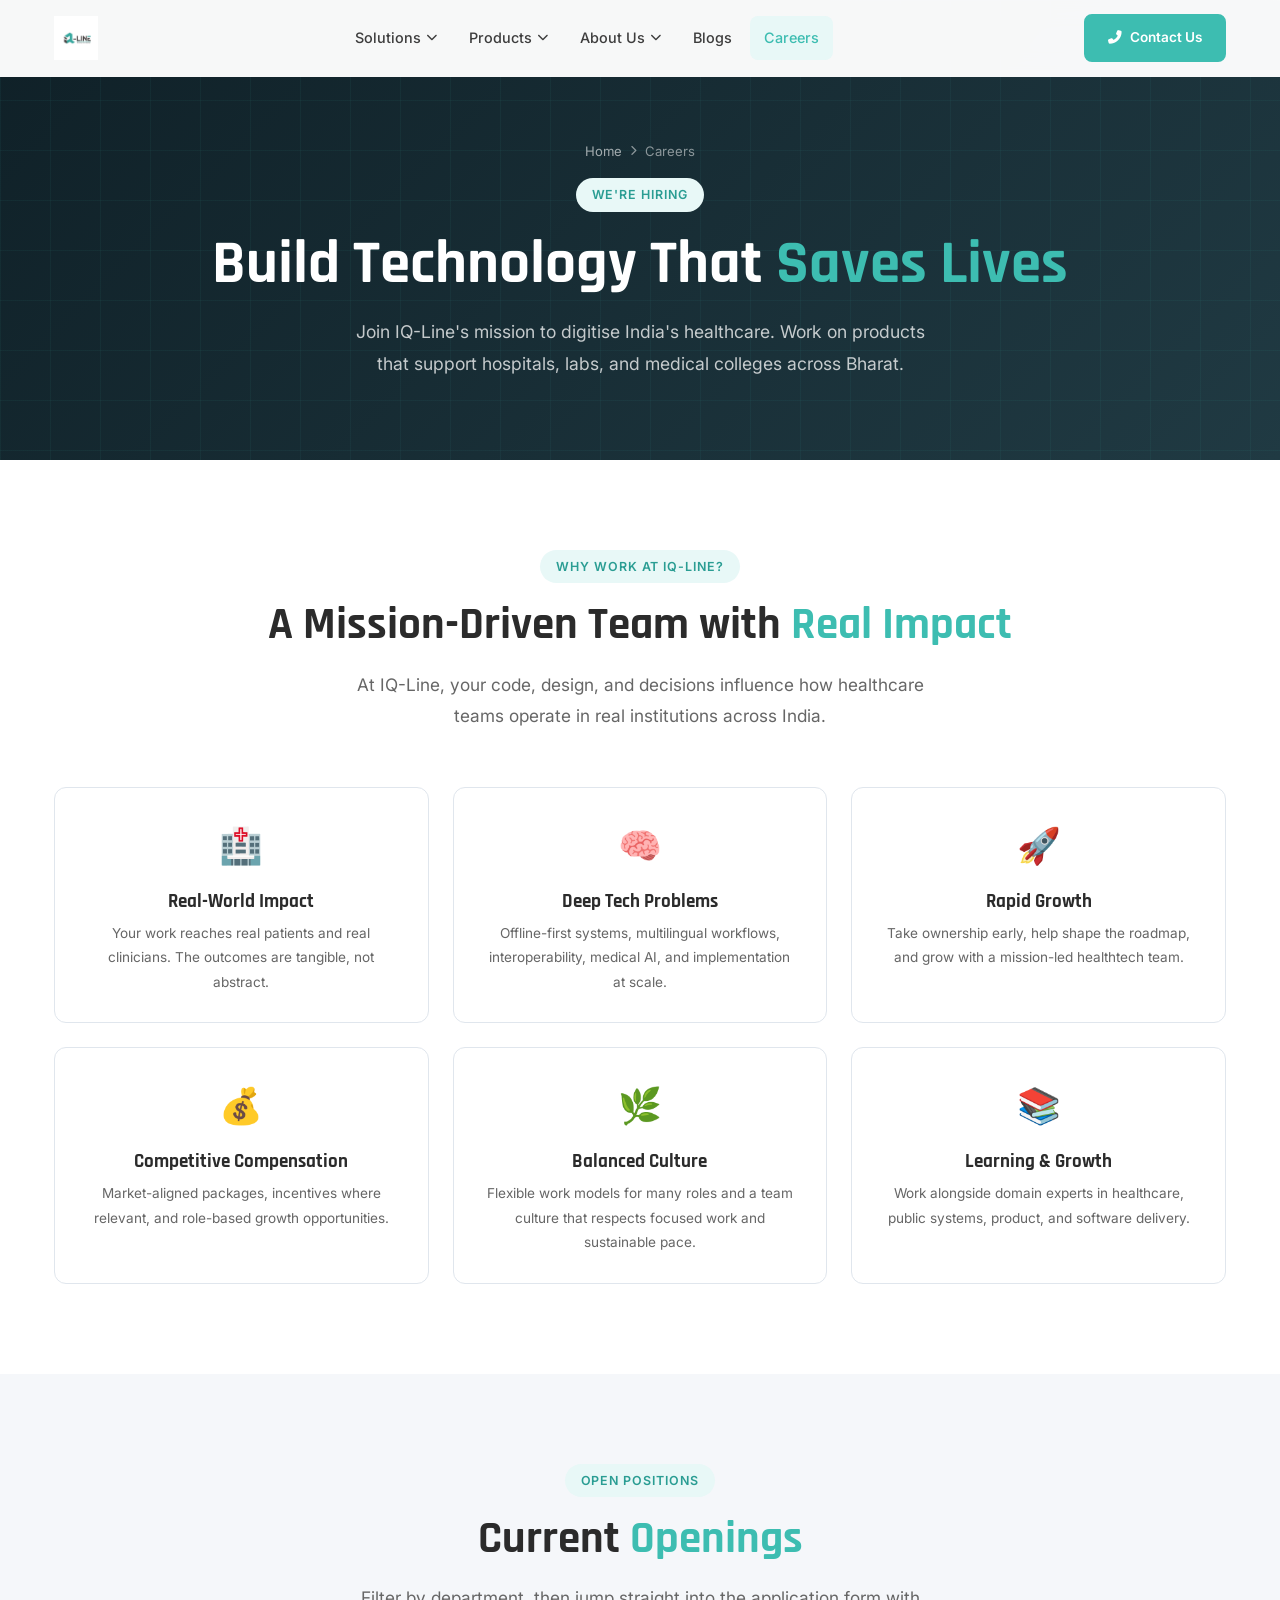
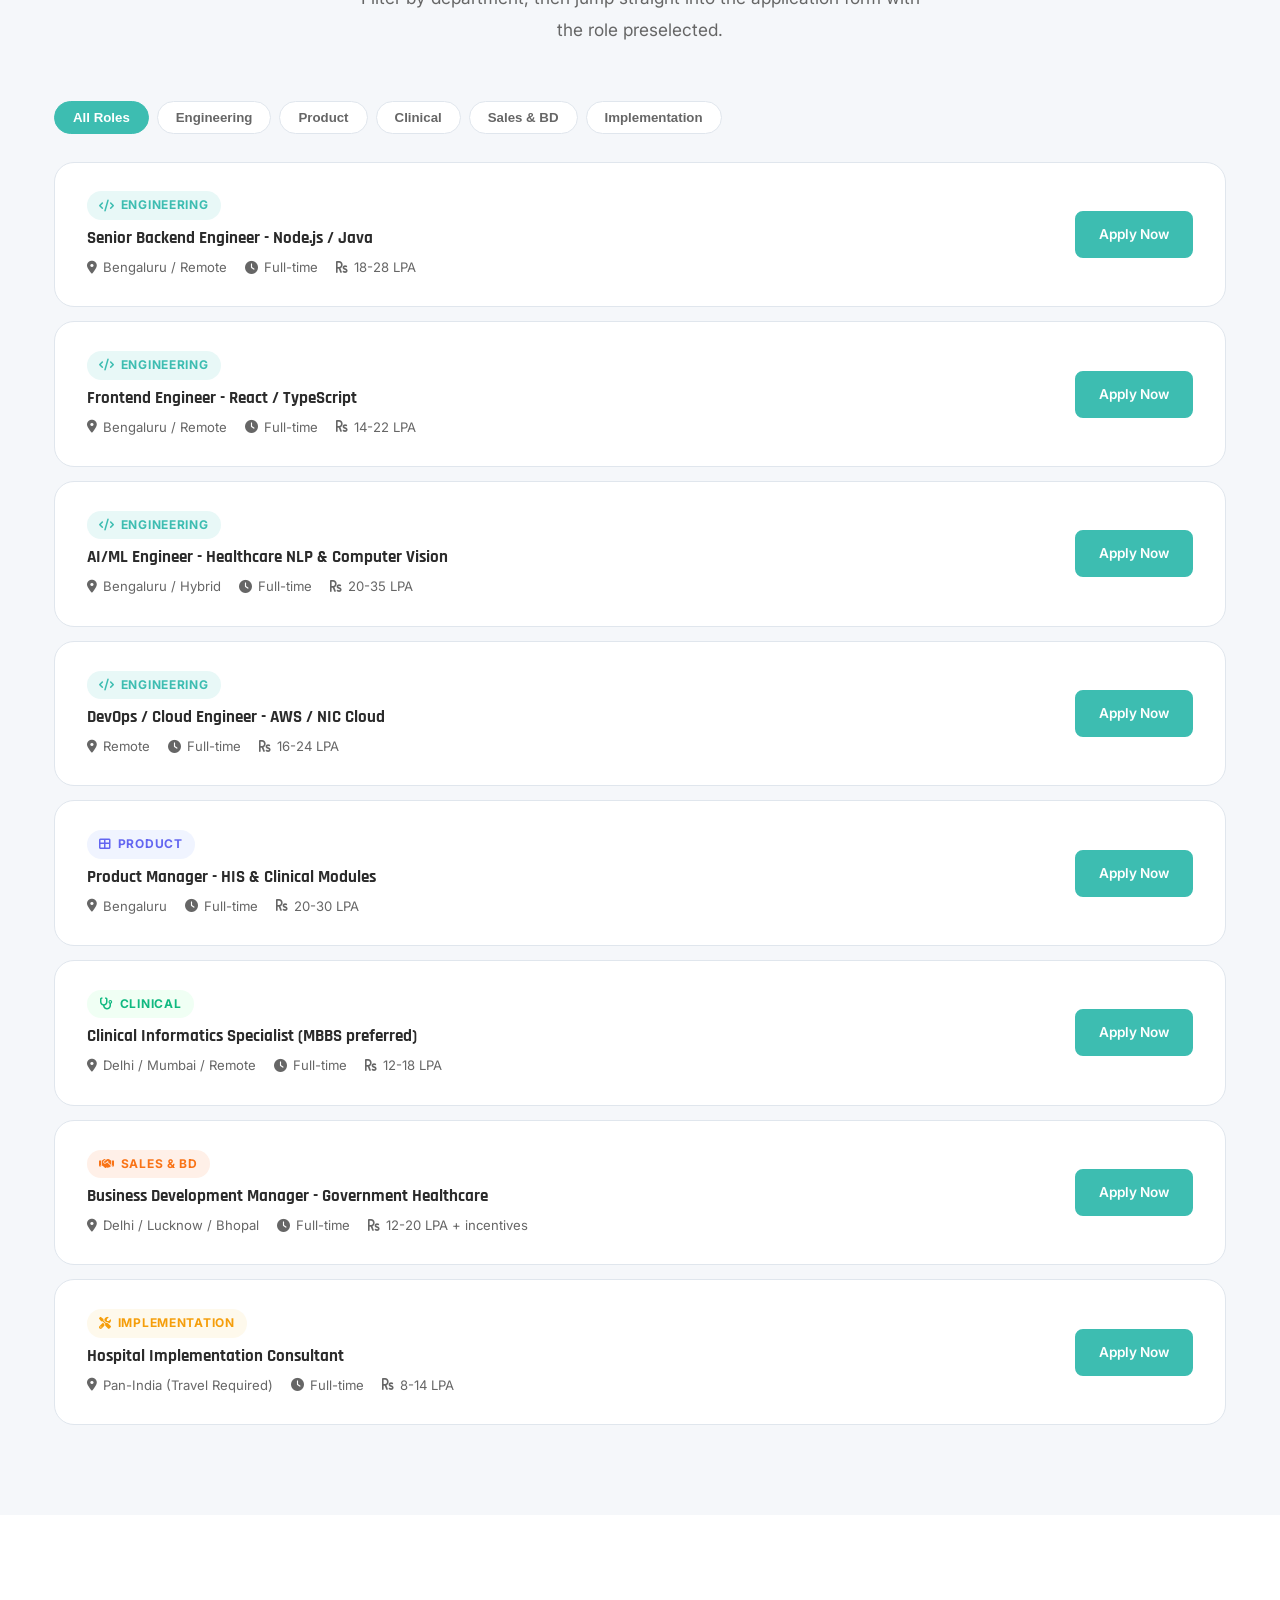
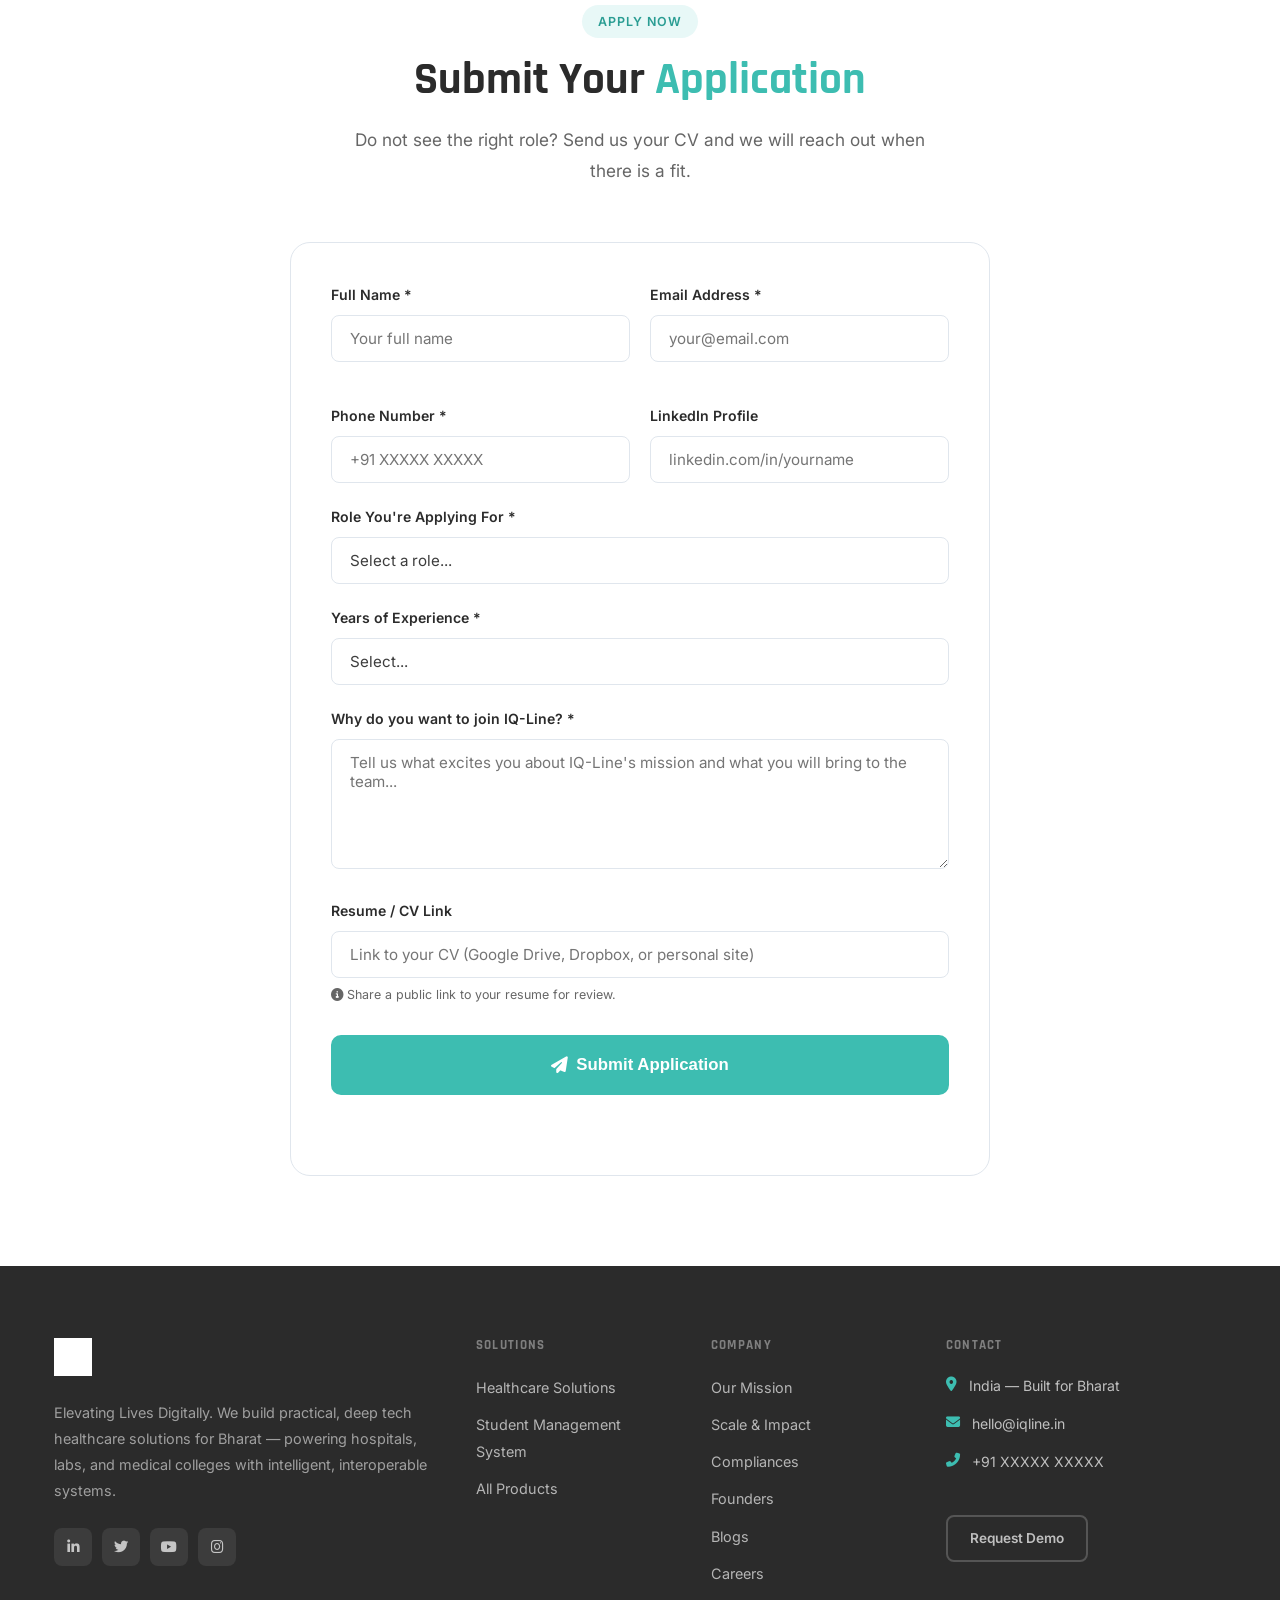
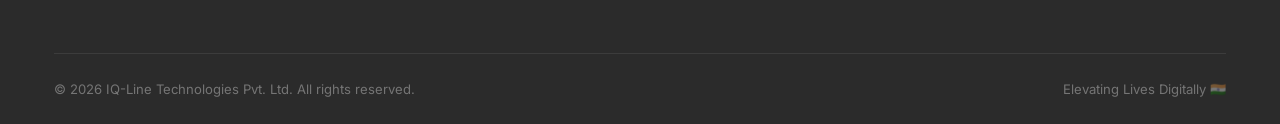
<file: careers.html>
<!DOCTYPE html>
<html lang="en">
<head>
  <meta charset="UTF-8" />
  <meta name="viewport" content="width=device-width, initial-scale=1.0" />
  <title>Careers | IQ-Line - Join Us in Digitising India's Healthcare</title>
  <meta name="description" content="Join IQ-Line's mission to digitise India's healthcare system. Explore open roles across engineering, product, clinical, sales, and implementation." />
  <link rel="stylesheet" href="css/style.css" />
  <link rel="stylesheet" href="https://cdn.jsdelivr.net/npm/@fortawesome/fontawesome-free@6.4.0/css/all.min.css" />
  <link href="https://fonts.googleapis.com/css2?family=Inter:wght@300;400;500;600;700;800;900&family=Rajdhani:wght@400;500;600;700&display=swap" rel="stylesheet" />
</head>
<body>
<div id="nav-placeholder"></div>

<section class="page-hero">
  <div class="container">
    <div class="breadcrumb">
      <a href="index.html">Home</a>
      <i class="fas fa-chevron-right"></i>
      Careers
    </div>
    <div class="tag">We're Hiring</div>
    <h1>Build Technology That <span style="color:#3DBDB1;">Saves Lives</span></h1>
    <p>Join IQ-Line's mission to digitise India's healthcare. Work on products that support hospitals, labs, and medical colleges across Bharat.</p>
  </div>
</section>

<section class="section-pad">
  <div class="container">
    <div class="text-center section-header fade-up">
      <div class="tag">Why Work at IQ-Line?</div>
      <h2>A Mission-Driven Team with <span class="highlight">Real Impact</span></h2>
      <p>At IQ-Line, your code, design, and decisions influence how healthcare teams operate in real institutions across India.</p>
    </div>

    <div class="perks-grid">
      <div class="perk-card fade-up">
        <div class="perk-icon">🏥</div>
        <h4 style="margin-bottom:8px;">Real-World Impact</h4>
        <p style="font-size:0.85rem;">Your work reaches real patients and real clinicians. The outcomes are tangible, not abstract.</p>
      </div>
      <div class="perk-card fade-up delay-1">
        <div class="perk-icon">🧠</div>
        <h4 style="margin-bottom:8px;">Deep Tech Problems</h4>
        <p style="font-size:0.85rem;">Offline-first systems, multilingual workflows, interoperability, medical AI, and implementation at scale.</p>
      </div>
      <div class="perk-card fade-up delay-2">
        <div class="perk-icon">🚀</div>
        <h4 style="margin-bottom:8px;">Rapid Growth</h4>
        <p style="font-size:0.85rem;">Take ownership early, help shape the roadmap, and grow with a mission-led healthtech team.</p>
      </div>
      <div class="perk-card fade-up">
        <div class="perk-icon">💰</div>
        <h4 style="margin-bottom:8px;">Competitive Compensation</h4>
        <p style="font-size:0.85rem;">Market-aligned packages, incentives where relevant, and role-based growth opportunities.</p>
      </div>
      <div class="perk-card fade-up delay-1">
        <div class="perk-icon">🌿</div>
        <h4 style="margin-bottom:8px;">Balanced Culture</h4>
        <p style="font-size:0.85rem;">Flexible work models for many roles and a team culture that respects focused work and sustainable pace.</p>
      </div>
      <div class="perk-card fade-up delay-2">
        <div class="perk-icon">📚</div>
        <h4 style="margin-bottom:8px;">Learning & Growth</h4>
        <p style="font-size:0.85rem;">Work alongside domain experts in healthcare, public systems, product, and software delivery.</p>
      </div>
    </div>
  </div>
</section>

<section class="section-pad" style="background:var(--light-gray);" id="openings">
  <div class="container">
    <div class="text-center section-header fade-up">
      <div class="tag">Open Positions</div>
      <h2>Current <span class="highlight">Openings</span></h2>
      <p>Filter by department, then jump straight into the application form with the role preselected.</p>
    </div>

    <div class="dept-filter fade-up">
      <button class="cat-btn active" onclick="filterJobs('all', this)">All Roles</button>
      <button class="cat-btn" onclick="filterJobs('engineering', this)">Engineering</button>
      <button class="cat-btn" onclick="filterJobs('product', this)">Product</button>
      <button class="cat-btn" onclick="filterJobs('clinical', this)">Clinical</button>
      <button class="cat-btn" onclick="filterJobs('sales', this)">Sales & BD</button>
      <button class="cat-btn" onclick="filterJobs('implementation', this)">Implementation</button>
    </div>

    <div id="jobs-list" style="display:flex; flex-direction:column; gap:14px;">
      <div class="job-card fade-up" data-dept="engineering">
        <div>
          <span class="job-dept" style="background:#e8f8f7; color:#3DBDB1;"><i class="fas fa-code"></i> Engineering</span>
          <h4>Senior Backend Engineer - Node.js / Java</h4>
          <div class="job-meta">
            <span><i class="fas fa-map-marker-alt"></i> Bengaluru / Remote</span>
            <span><i class="fas fa-clock"></i> Full-time</span>
            <span><i class="fas fa-rupee-sign"></i> 18-28 LPA</span>
          </div>
        </div>
        <a href="#apply" class="btn btn-primary btn-sm apply-btn" data-role-target="Senior Backend Engineer">Apply Now</a>
      </div>

      <div class="job-card fade-up delay-1" data-dept="engineering">
        <div>
          <span class="job-dept" style="background:#e8f8f7; color:#3DBDB1;"><i class="fas fa-code"></i> Engineering</span>
          <h4>Frontend Engineer - React / TypeScript</h4>
          <div class="job-meta">
            <span><i class="fas fa-map-marker-alt"></i> Bengaluru / Remote</span>
            <span><i class="fas fa-clock"></i> Full-time</span>
            <span><i class="fas fa-rupee-sign"></i> 14-22 LPA</span>
          </div>
        </div>
        <a href="#apply" class="btn btn-primary btn-sm apply-btn" data-role-target="Frontend Engineer">Apply Now</a>
      </div>

      <div class="job-card fade-up delay-2" data-dept="engineering">
        <div>
          <span class="job-dept" style="background:#e8f8f7; color:#3DBDB1;"><i class="fas fa-code"></i> Engineering</span>
          <h4>AI/ML Engineer - Healthcare NLP & Computer Vision</h4>
          <div class="job-meta">
            <span><i class="fas fa-map-marker-alt"></i> Bengaluru / Hybrid</span>
            <span><i class="fas fa-clock"></i> Full-time</span>
            <span><i class="fas fa-rupee-sign"></i> 20-35 LPA</span>
          </div>
        </div>
        <a href="#apply" class="btn btn-primary btn-sm apply-btn" data-role-target="AI/ML Engineer">Apply Now</a>
      </div>

      <div class="job-card fade-up" data-dept="engineering">
        <div>
          <span class="job-dept" style="background:#e8f8f7; color:#3DBDB1;"><i class="fas fa-code"></i> Engineering</span>
          <h4>DevOps / Cloud Engineer - AWS / NIC Cloud</h4>
          <div class="job-meta">
            <span><i class="fas fa-map-marker-alt"></i> Remote</span>
            <span><i class="fas fa-clock"></i> Full-time</span>
            <span><i class="fas fa-rupee-sign"></i> 16-24 LPA</span>
          </div>
        </div>
        <a href="#apply" class="btn btn-primary btn-sm apply-btn" data-role-target="DevOps / Cloud Engineer">Apply Now</a>
      </div>

      <div class="job-card fade-up delay-1" data-dept="product">
        <div>
          <span class="job-dept" style="background:#f0f4ff; color:#6366f1;"><i class="fas fa-th-large"></i> Product</span>
          <h4>Product Manager - HIS & Clinical Modules</h4>
          <div class="job-meta">
            <span><i class="fas fa-map-marker-alt"></i> Bengaluru</span>
            <span><i class="fas fa-clock"></i> Full-time</span>
            <span><i class="fas fa-rupee-sign"></i> 20-30 LPA</span>
          </div>
        </div>
        <a href="#apply" class="btn btn-primary btn-sm apply-btn" data-role-target="Product Manager">Apply Now</a>
      </div>

      <div class="job-card fade-up delay-2" data-dept="clinical">
        <div>
          <span class="job-dept" style="background:#f0fff4; color:#10b981;"><i class="fas fa-stethoscope"></i> Clinical</span>
          <h4>Clinical Informatics Specialist (MBBS preferred)</h4>
          <div class="job-meta">
            <span><i class="fas fa-map-marker-alt"></i> Delhi / Mumbai / Remote</span>
            <span><i class="fas fa-clock"></i> Full-time</span>
            <span><i class="fas fa-rupee-sign"></i> 12-18 LPA</span>
          </div>
        </div>
        <a href="#apply" class="btn btn-primary btn-sm apply-btn" data-role-target="Clinical Informatics Specialist">Apply Now</a>
      </div>

      <div class="job-card fade-up" data-dept="sales">
        <div>
          <span class="job-dept" style="background:#fff0e8; color:#f97316;"><i class="fas fa-handshake"></i> Sales & BD</span>
          <h4>Business Development Manager - Government Healthcare</h4>
          <div class="job-meta">
            <span><i class="fas fa-map-marker-alt"></i> Delhi / Lucknow / Bhopal</span>
            <span><i class="fas fa-clock"></i> Full-time</span>
            <span><i class="fas fa-rupee-sign"></i> 12-20 LPA + incentives</span>
          </div>
        </div>
        <a href="#apply" class="btn btn-primary btn-sm apply-btn" data-role-target="Business Development Manager">Apply Now</a>
      </div>

      <div class="job-card fade-up delay-1" data-dept="implementation">
        <div>
          <span class="job-dept" style="background:#fef9ec; color:#f59e0b;"><i class="fas fa-tools"></i> Implementation</span>
          <h4>Hospital Implementation Consultant</h4>
          <div class="job-meta">
            <span><i class="fas fa-map-marker-alt"></i> Pan-India (Travel Required)</span>
            <span><i class="fas fa-clock"></i> Full-time</span>
            <span><i class="fas fa-rupee-sign"></i> 8-14 LPA</span>
          </div>
        </div>
        <a href="#apply" class="btn btn-primary btn-sm apply-btn" data-role-target="Hospital Implementation Consultant">Apply Now</a>
      </div>
    </div>
  </div>
</section>

<section class="section-pad" id="apply">
  <div class="container">
    <div style="max-width:700px; margin:0 auto;">
      <div class="text-center section-header fade-up">
        <div class="tag">Apply Now</div>
        <h2>Submit Your <span class="highlight">Application</span></h2>
        <p>Do not see the right role? Send us your CV and we will reach out when there is a fit.</p>
      </div>

      <form class="fade-up" id="applyForm" style="background:white; border:1px solid var(--border); border-radius:var(--radius-lg); padding:40px;">
        <div style="display:grid; grid-template-columns:1fr 1fr; gap:20px;">
          <div class="form-group">
            <label class="form-label" for="career-name">Full Name *</label>
            <input id="career-name" name="name" type="text" class="form-control" placeholder="Your full name" required>
          </div>
          <div class="form-group">
            <label class="form-label" for="career-email">Email Address *</label>
            <input id="career-email" name="email" type="email" class="form-control" placeholder="your@email.com" required>
          </div>
          <div class="form-group">
            <label class="form-label" for="career-phone">Phone Number *</label>
            <input id="career-phone" name="phone" type="tel" class="form-control" placeholder="+91 XXXXX XXXXX" required>
          </div>
          <div class="form-group">
            <label class="form-label" for="career-linkedin">LinkedIn Profile</label>
            <input id="career-linkedin" name="linkedin" type="url" class="form-control" placeholder="linkedin.com/in/yourname">
          </div>
        </div>

        <div class="form-group">
          <label class="form-label" for="career-role">Role You&apos;re Applying For *</label>
          <select id="career-role" name="role" class="form-control" required>
            <option value="">Select a role...</option>
            <option>Senior Backend Engineer</option>
            <option>Frontend Engineer</option>
            <option>AI/ML Engineer</option>
            <option>DevOps / Cloud Engineer</option>
            <option>Product Manager</option>
            <option>Clinical Informatics Specialist</option>
            <option>Business Development Manager</option>
            <option>Hospital Implementation Consultant</option>
            <option>Other / General Application</option>
          </select>
        </div>

        <div class="form-group">
          <label class="form-label" for="career-experience">Years of Experience *</label>
          <select id="career-experience" name="experience" class="form-control" required>
            <option value="">Select...</option>
            <option>0-2 years (Fresher/Junior)</option>
            <option>2-5 years (Mid-level)</option>
            <option>5-10 years (Senior)</option>
            <option>10+ years (Lead/Principal)</option>
          </select>
        </div>

        <div class="form-group">
          <label class="form-label" for="career-motivation">Why do you want to join IQ-Line? *</label>
          <textarea id="career-motivation" name="motivation" class="form-control" rows="4" placeholder="Tell us what excites you about IQ-Line's mission and what you will bring to the team..." required></textarea>
        </div>

        <div class="form-group">
          <label class="form-label" for="career-resume">Resume / CV Link</label>
          <input id="career-resume" name="resumeLink" type="url" class="form-control" placeholder="Link to your CV (Google Drive, Dropbox, or personal site)">
          <div style="font-size:0.78rem; color:var(--gray); margin-top:6px;"><i class="fas fa-info-circle"></i> Share a public link to your resume for review.</div>
        </div>

        <button type="submit" class="btn btn-primary btn-lg" style="width:100%; justify-content:center; margin-top:8px;">
          <i class="fas fa-paper-plane"></i> Submit Application
        </button>
        <p class="status-message" id="careerStatus"></p>
      </form>

      <div id="applySuccess" class="success-state fade-up">
        <div style="font-size:3rem; margin-bottom:16px;">OK</div>
        <h3 style="color:var(--teal-dark); margin-bottom:12px;">Application Received</h3>
        <p>Thank you for applying to IQ-Line. Our team will review your application and reach out within 5 to 7 business days.</p>
      </div>
    </div>
  </div>
</section>

<div id="footer-placeholder"></div>

<script src="js/main.js"></script>
<script src="js/forms.js"></script>
<script>
  document.getElementById('nav-placeholder').innerHTML = buildNav('careers');
  document.getElementById('footer-placeholder').innerHTML = buildFooter();

  function filterJobs(dept, button) {
    document.querySelectorAll('.cat-btn').forEach(item => item.classList.remove('active'));
    button.classList.add('active');

    document.querySelectorAll('.job-card').forEach(card => {
      const visible = dept === 'all' || card.getAttribute('data-dept') === dept;
      card.style.display = visible ? 'flex' : 'none';
    });
  }

  initSiteForms();
</script>
</body>
</html>
</file>
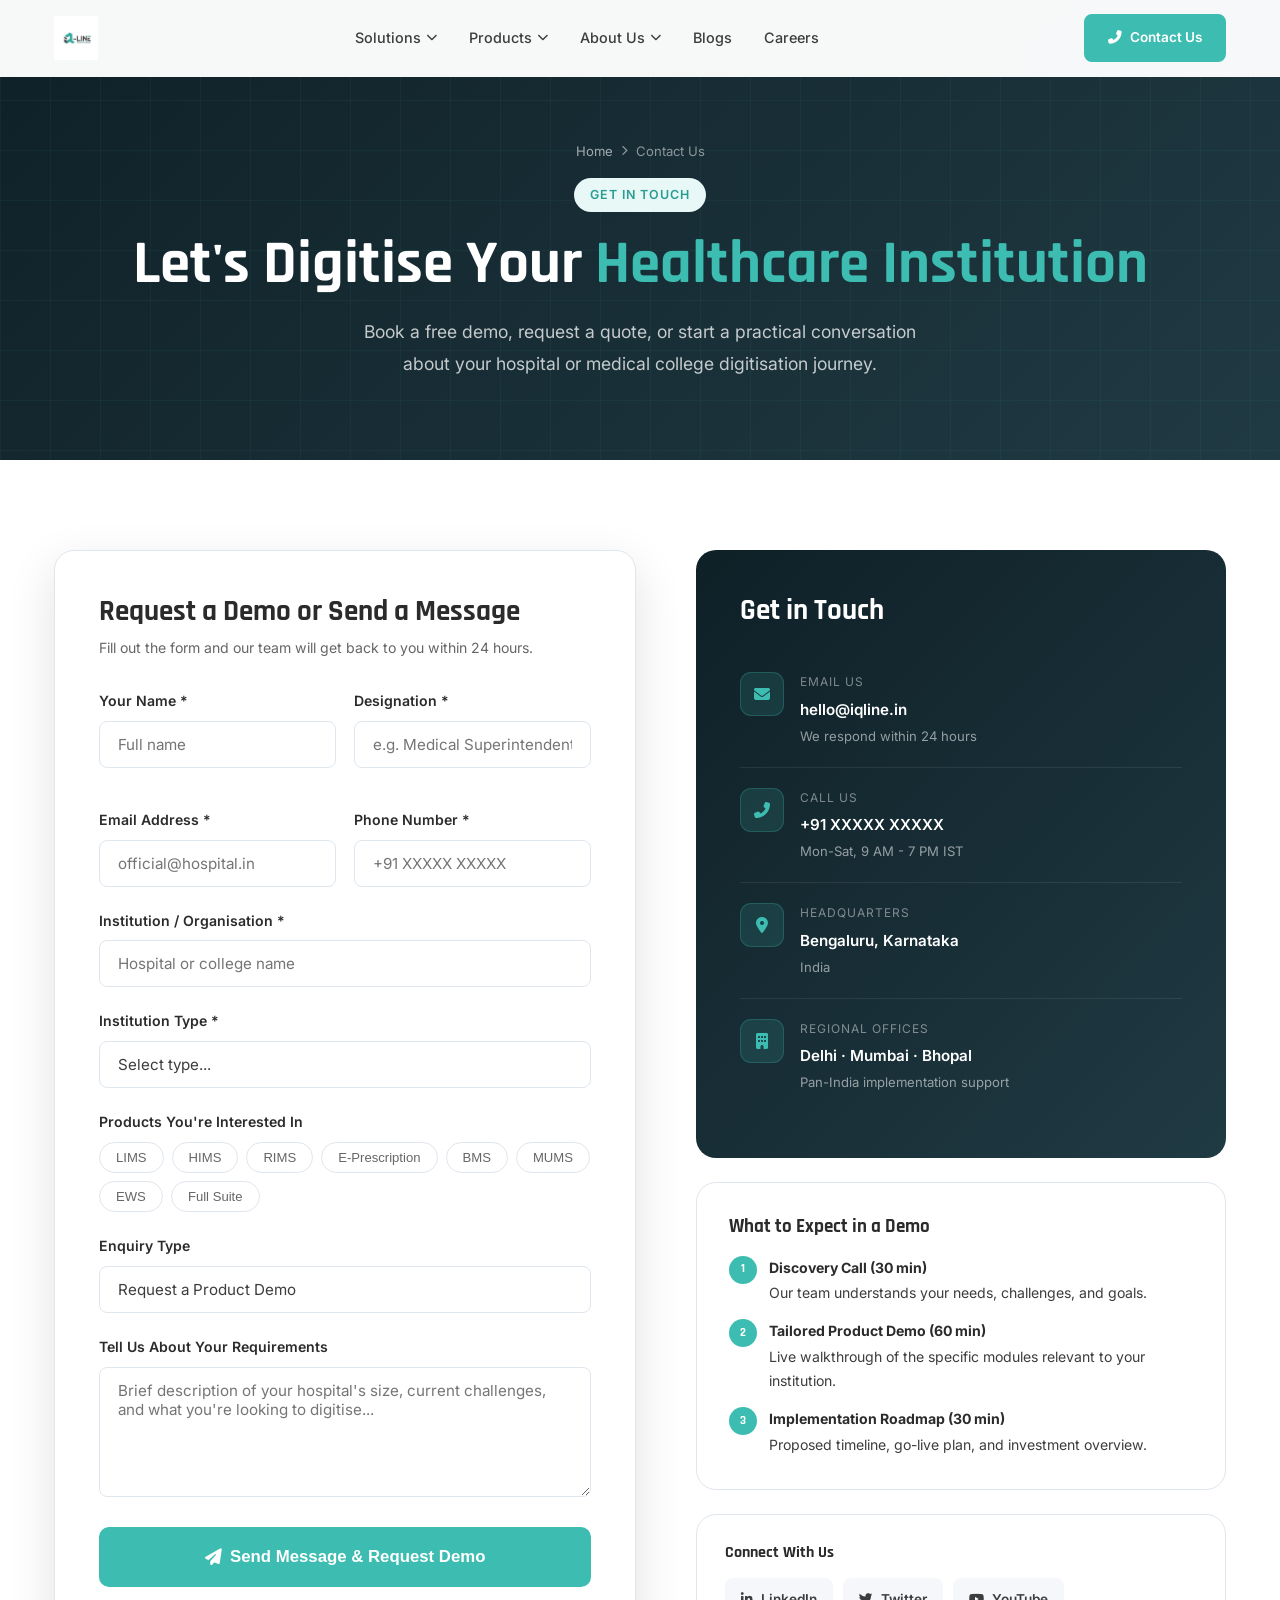
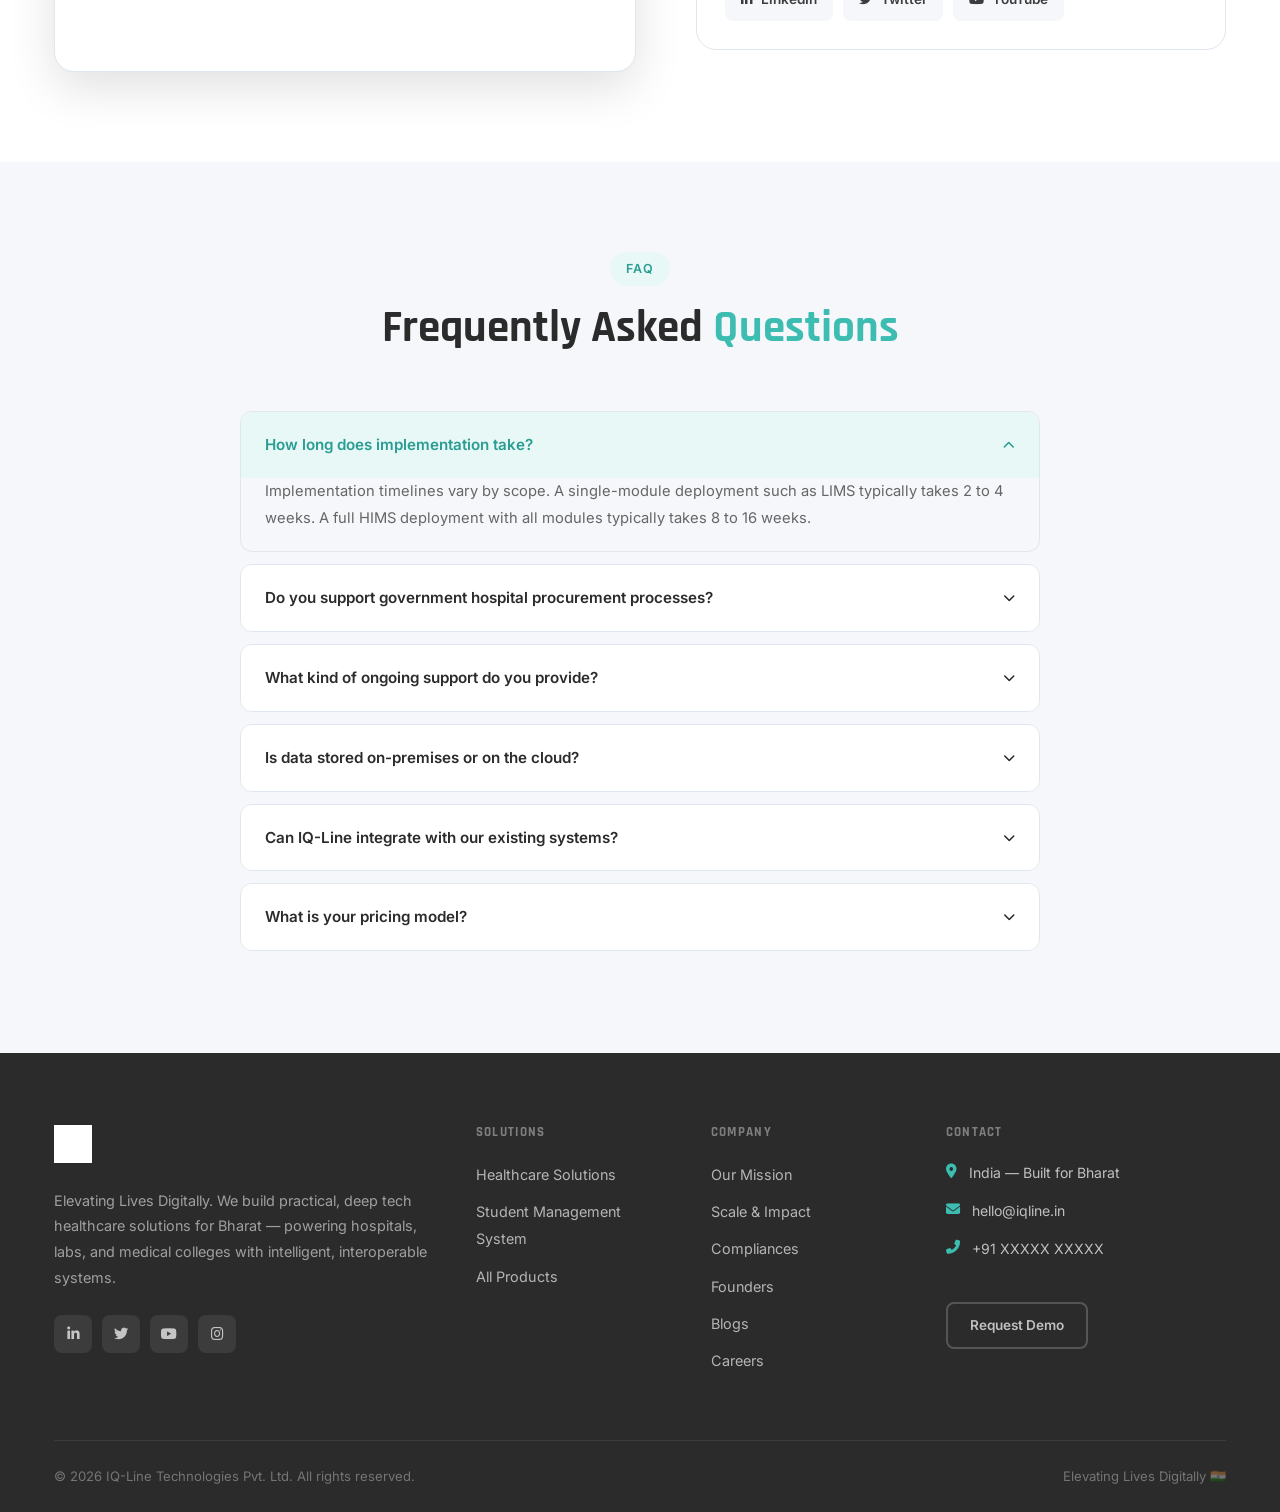
<file: contact.html>
<!DOCTYPE html>
<html lang="en">
<head>
  <meta charset="UTF-8" />
  <meta name="viewport" content="width=device-width, initial-scale=1.0" />
  <title>Contact Us | IQ-Line - Request a Demo or Get in Touch</title>
  <meta name="description" content="Contact IQ-Line to request a demo, get a quote, or discuss your hospital's digital transformation needs." />
  <link rel="stylesheet" href="css/style.css" />
  <link rel="stylesheet" href="https://cdn.jsdelivr.net/npm/@fortawesome/fontawesome-free@6.4.0/css/all.min.css" />
  <link href="https://fonts.googleapis.com/css2?family=Inter:wght@300;400;500;600;700;800;900&family=Rajdhani:wght@400;500;600;700&display=swap" rel="stylesheet" />
</head>
<body>
<div id="nav-placeholder"></div>

<section class="page-hero">
  <div class="container">
    <div class="breadcrumb">
      <a href="index.html">Home</a>
      <i class="fas fa-chevron-right"></i>
      Contact Us
    </div>
    <div class="tag">Get in Touch</div>
    <h1>Let&apos;s Digitise Your <span style="color:#3DBDB1;">Healthcare Institution</span></h1>
    <p>Book a free demo, request a quote, or start a practical conversation about your hospital or medical college digitisation journey.</p>
  </div>
</section>

<section class="section-pad">
  <div class="container">
    <div class="contact-grid">
      <div class="fade-up">
        <div class="form-card" id="contactForm">
          <h3 style="margin-bottom:6px;">Request a Demo or Send a Message</h3>
          <p style="font-size:0.88rem; margin-bottom:28px; color:var(--gray);">Fill out the form and our team will get back to you within 24 hours.</p>

          <form id="contactFormElement">
            <div style="display:grid; grid-template-columns:1fr 1fr; gap:18px;">
              <div class="form-group">
                <label class="form-label" for="contact-name">Your Name *</label>
                <input id="contact-name" name="name" type="text" class="form-control" placeholder="Full name" required>
              </div>
              <div class="form-group">
                <label class="form-label" for="contact-designation">Designation *</label>
                <input id="contact-designation" name="designation" type="text" class="form-control" placeholder="e.g. Medical Superintendent" required>
              </div>
              <div class="form-group">
                <label class="form-label" for="contact-email">Email Address *</label>
                <input id="contact-email" name="email" type="email" class="form-control" placeholder="official@hospital.in" required>
              </div>
              <div class="form-group">
                <label class="form-label" for="contact-phone">Phone Number *</label>
                <input id="contact-phone" name="phone" type="tel" class="form-control" placeholder="+91 XXXXX XXXXX" required>
              </div>
            </div>

            <div class="form-group">
              <label class="form-label" for="contact-institution">Institution / Organisation *</label>
              <input id="contact-institution" name="institution" type="text" class="form-control" placeholder="Hospital or college name" required>
            </div>

            <div class="form-group">
              <label class="form-label" for="contact-type">Institution Type *</label>
              <select id="contact-type" name="institutionType" class="form-control" required>
                <option value="">Select type...</option>
                <option>Government Hospital (AIIMS / District / PHC)</option>
                <option>Private Hospital / Nursing Home</option>
                <option>Medical College / University</option>
                <option>Diagnostic Lab / Pathology</option>
                <option>Radiology / Imaging Centre</option>
                <option>Blood Bank</option>
                <option>Other</option>
              </select>
            </div>

            <div class="form-group">
              <label class="form-label">Products You&apos;re Interested In</label>
              <input type="hidden" name="interests" value="">
              <div class="interest-chips" data-interest-chips>
                <button type="button" class="interest-chip" data-chip-value="LIMS" aria-pressed="false">LIMS</button>
                <button type="button" class="interest-chip" data-chip-value="HIMS" aria-pressed="false">HIMS</button>
                <button type="button" class="interest-chip" data-chip-value="RIMS" aria-pressed="false">RIMS</button>
                <button type="button" class="interest-chip" data-chip-value="E-Prescription" aria-pressed="false">E-Prescription</button>
                <button type="button" class="interest-chip" data-chip-value="BMS" aria-pressed="false">BMS</button>
                <button type="button" class="interest-chip" data-chip-value="MUMS" aria-pressed="false">MUMS</button>
                <button type="button" class="interest-chip" data-chip-value="EWS" aria-pressed="false">EWS</button>
                <button type="button" class="interest-chip" data-chip-value="Full Suite" aria-pressed="false">Full Suite</button>
              </div>
            </div>

            <div class="form-group">
              <label class="form-label" for="contact-enquiry">Enquiry Type</label>
              <select id="contact-enquiry" name="enquiryType" class="form-control">
                <option>Request a Product Demo</option>
                <option>Request a Quotation</option>
                <option>Technical Query</option>
                <option>Partnership / Reseller Enquiry</option>
                <option>General Enquiry</option>
              </select>
            </div>

            <div class="form-group">
              <label class="form-label" for="contact-requirements">Tell Us About Your Requirements</label>
              <textarea id="contact-requirements" name="requirements" class="form-control" rows="4" placeholder="Brief description of your hospital's size, current challenges, and what you're looking to digitise..."></textarea>
            </div>

            <button type="submit" class="btn btn-primary btn-lg" style="width:100%; justify-content:center;">
              <i class="fas fa-paper-plane"></i> Send Message & Request Demo
            </button>
            <p class="status-message" id="contactStatus"></p>
          </form>
        </div>

        <div id="contactSuccess" class="success-state fade-up">
          <div style="font-size:3.5rem; margin-bottom:16px;">OK</div>
          <h3 style="color:var(--teal-dark); margin-bottom:12px;">Message Sent Successfully</h3>
          <p style="margin-bottom:24px;">Thank you for reaching out. Our team will review your enquiry and contact you within <strong>24 business hours</strong>.</p>
          <p style="font-size:0.88rem; color:var(--gray);">For urgent inquiries, call us directly at <strong style="color:var(--teal);">+91 XXXXX XXXXX</strong></p>
          <a href="index.html" class="btn btn-primary" style="margin-top:24px;"><i class="fas fa-home"></i> Back to Home</a>
        </div>
      </div>

      <div class="fade-up delay-2">
        <div class="contact-info-card">
          <h3 style="color:white; margin-bottom:24px;">Get in Touch</h3>
          <div class="contact-info-item">
            <div class="ci-icon"><i class="fas fa-envelope"></i></div>
            <div>
              <div class="ci-label">Email Us</div>
              <div class="ci-value">hello@iqline.in</div>
              <div class="ci-sub">We respond within 24 hours</div>
            </div>
          </div>
          <div class="contact-info-item">
            <div class="ci-icon"><i class="fas fa-phone-alt"></i></div>
            <div>
              <div class="ci-label">Call Us</div>
              <div class="ci-value">+91 XXXXX XXXXX</div>
              <div class="ci-sub">Mon-Sat, 9 AM - 7 PM IST</div>
            </div>
          </div>
          <div class="contact-info-item">
            <div class="ci-icon"><i class="fas fa-map-marker-alt"></i></div>
            <div>
              <div class="ci-label">Headquarters</div>
              <div class="ci-value">Bengaluru, Karnataka</div>
              <div class="ci-sub">India</div>
            </div>
          </div>
          <div class="contact-info-item">
            <div class="ci-icon"><i class="fas fa-building"></i></div>
            <div>
              <div class="ci-label">Regional Offices</div>
              <div class="ci-value">Delhi · Mumbai · Bhopal</div>
              <div class="ci-sub">Pan-India implementation support</div>
            </div>
          </div>
        </div>

        <div style="background:white; border:1px solid var(--border); border-radius:var(--radius-lg); padding:32px; margin-top:24px;">
          <h4 style="margin-bottom:18px;">What to Expect in a Demo</h4>
          <div style="display:flex; flex-direction:column; gap:14px;">
            <div style="display:flex; gap:12px; align-items:flex-start; font-size:0.88rem;">
              <div style="width:28px; height:28px; border-radius:50%; background:var(--teal); color:white; display:flex; align-items:center; justify-content:center; font-weight:700; font-size:0.75rem; flex-shrink:0; font-family:'Rajdhani',sans-serif;">1</div>
              <div><strong style="display:block; color:var(--darker); margin-bottom:2px;">Discovery Call (30 min)</strong>Our team understands your needs, challenges, and goals.</div>
            </div>
            <div style="display:flex; gap:12px; align-items:flex-start; font-size:0.88rem;">
              <div style="width:28px; height:28px; border-radius:50%; background:var(--teal); color:white; display:flex; align-items:center; justify-content:center; font-weight:700; font-size:0.75rem; flex-shrink:0; font-family:'Rajdhani',sans-serif;">2</div>
              <div><strong style="display:block; color:var(--darker); margin-bottom:2px;">Tailored Product Demo (60 min)</strong>Live walkthrough of the specific modules relevant to your institution.</div>
            </div>
            <div style="display:flex; gap:12px; align-items:flex-start; font-size:0.88rem;">
              <div style="width:28px; height:28px; border-radius:50%; background:var(--teal); color:white; display:flex; align-items:center; justify-content:center; font-weight:700; font-size:0.75rem; flex-shrink:0; font-family:'Rajdhani',sans-serif;">3</div>
              <div><strong style="display:block; color:var(--darker); margin-bottom:2px;">Implementation Roadmap (30 min)</strong>Proposed timeline, go-live plan, and investment overview.</div>
            </div>
          </div>
        </div>

        <div style="background:white; border:1px solid var(--border); border-radius:var(--radius-lg); padding:28px; margin-top:24px;">
          <h4 style="margin-bottom:16px; font-size:1rem;">Connect With Us</h4>
          <div style="display:flex; gap:10px; flex-wrap:wrap;">
            <a href="#" class="social-pill"><i class="fab fa-linkedin-in"></i> LinkedIn</a>
            <a href="#" class="social-pill"><i class="fab fa-twitter"></i> Twitter</a>
            <a href="#" class="social-pill"><i class="fab fa-youtube"></i> YouTube</a>
          </div>
        </div>
      </div>
    </div>
  </div>
</section>

<section class="section-pad faq-section">
  <div class="container">
    <div class="text-center section-header fade-up">
      <div class="tag">FAQ</div>
      <h2>Frequently Asked <span class="highlight">Questions</span></h2>
    </div>
    <div style="max-width:800px; margin:0 auto;" class="fade-up">
      <div class="accordion-item">
        <div class="accordion-header open">How long does implementation take? <i class="fas fa-chevron-down accordion-arrow"></i></div>
        <div class="accordion-body open">Implementation timelines vary by scope. A single-module deployment such as LIMS typically takes 2 to 4 weeks. A full HIMS deployment with all modules typically takes 8 to 16 weeks.</div>
      </div>
      <div class="accordion-item">
        <div class="accordion-header">Do you support government hospital procurement processes? <i class="fas fa-chevron-down accordion-arrow"></i></div>
        <div class="accordion-body">Yes. IQ-Line supports GeM, state tender processes, and direct procurement by government health departments, along with the documentation required to move procurement smoothly.</div>
      </div>
      <div class="accordion-item">
        <div class="accordion-header">What kind of ongoing support do you provide? <i class="fas fa-chevron-down accordion-arrow"></i></div>
        <div class="accordion-body">We provide ongoing technical support through phone, email, and remote channels. Critical implementations can also include on-site support and regular system review cycles.</div>
      </div>
      <div class="accordion-item">
        <div class="accordion-header">Is data stored on-premises or on the cloud? <i class="fas fa-chevron-down accordion-arrow"></i></div>
        <div class="accordion-body">IQ-Line supports both deployment models. Public institutions often choose on-premises or NIC Cloud environments, while private operators may prefer managed cloud deployments.</div>
      </div>
      <div class="accordion-item">
        <div class="accordion-header">Can IQ-Line integrate with our existing systems? <i class="fas fa-chevron-down accordion-arrow"></i></div>
        <div class="accordion-body">Yes. IQ-Line is designed for interoperability and supports integration patterns for hospital systems, analyzers, PACS, billing, and ABDM-aligned exchange.</div>
      </div>
      <div class="accordion-item">
        <div class="accordion-header">What is your pricing model? <i class="fas fa-chevron-down accordion-arrow"></i></div>
        <div class="accordion-body">Pricing is typically based on institution type, scale, module mix, and implementation complexity. Reach out with your context and we can suggest a realistic starting plan.</div>
      </div>
    </div>
  </div>
</section>

<div id="footer-placeholder"></div>

<script src="js/main.js"></script>
<script src="js/forms.js"></script>
<script>
  document.getElementById('nav-placeholder').innerHTML = buildNav('contact');
  document.getElementById('footer-placeholder').innerHTML = buildFooter();
  initSiteForms();
</script>
</body>
</html>
</file>
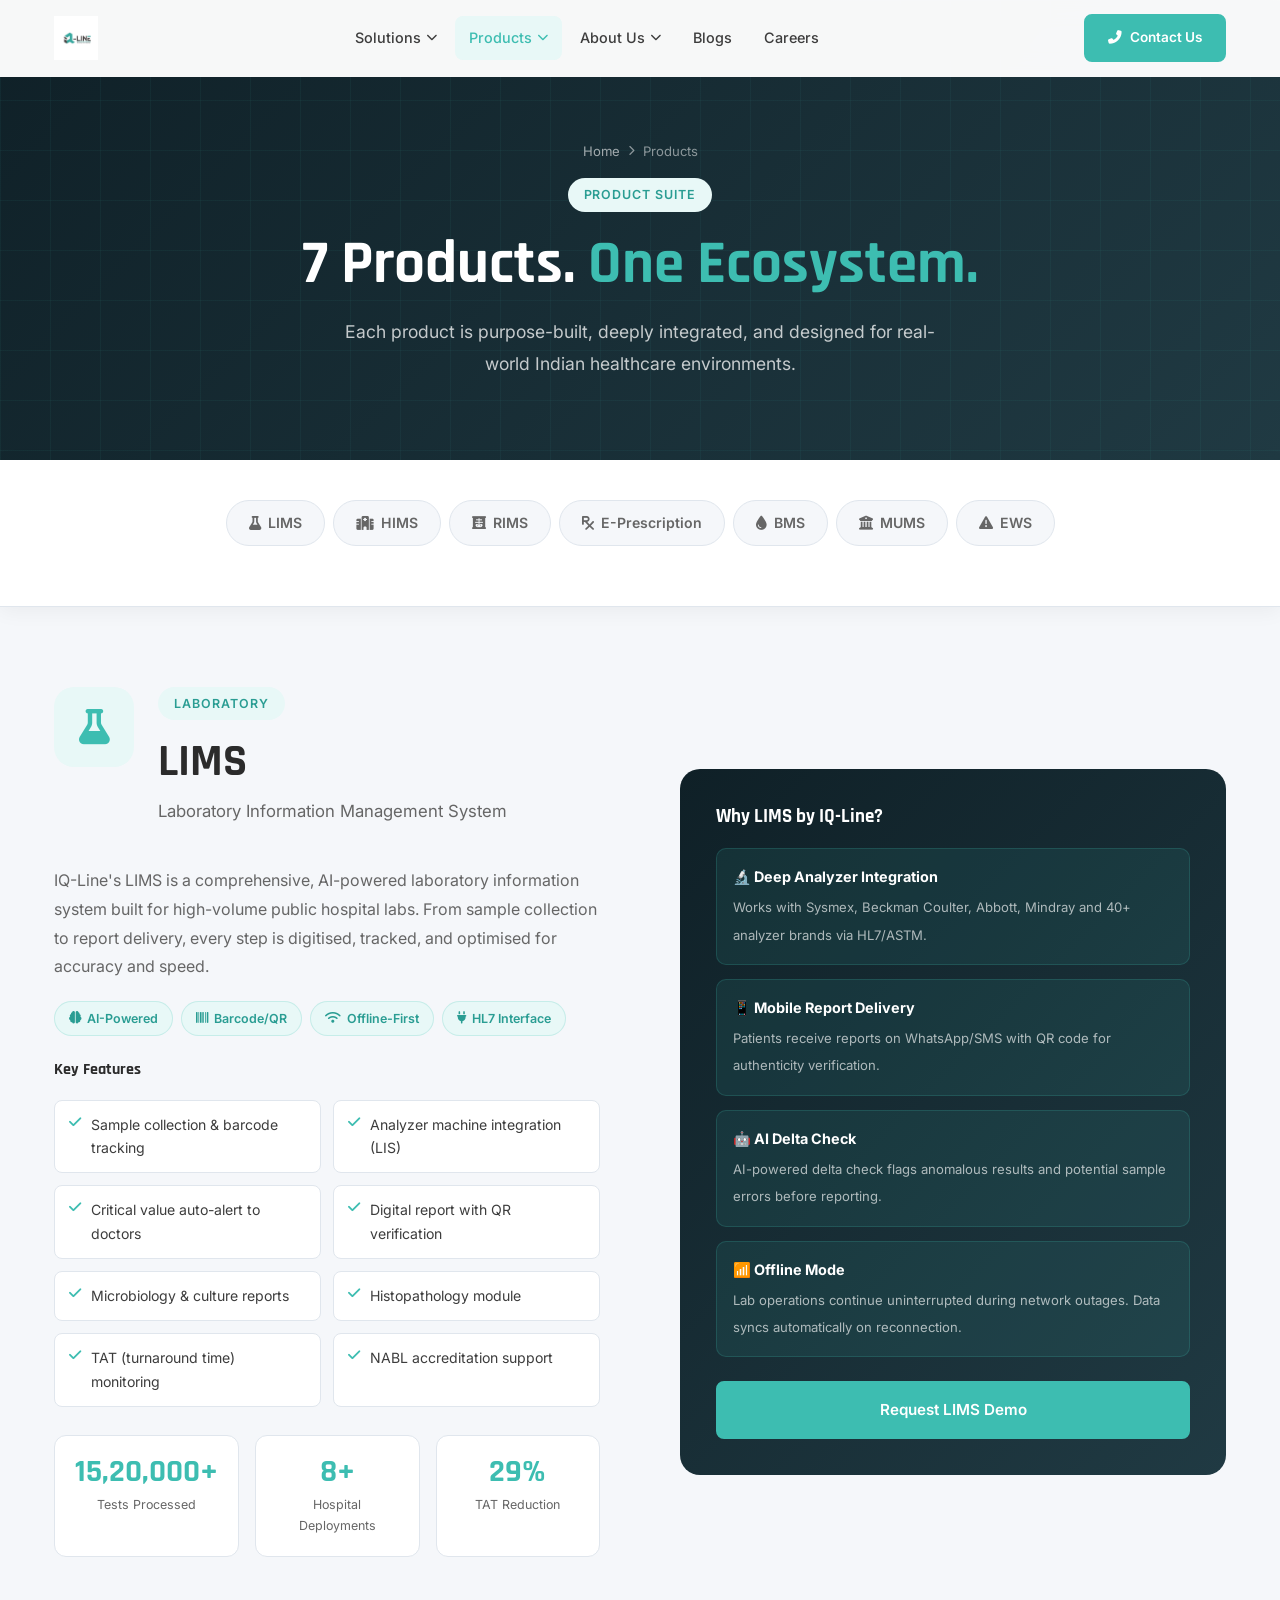
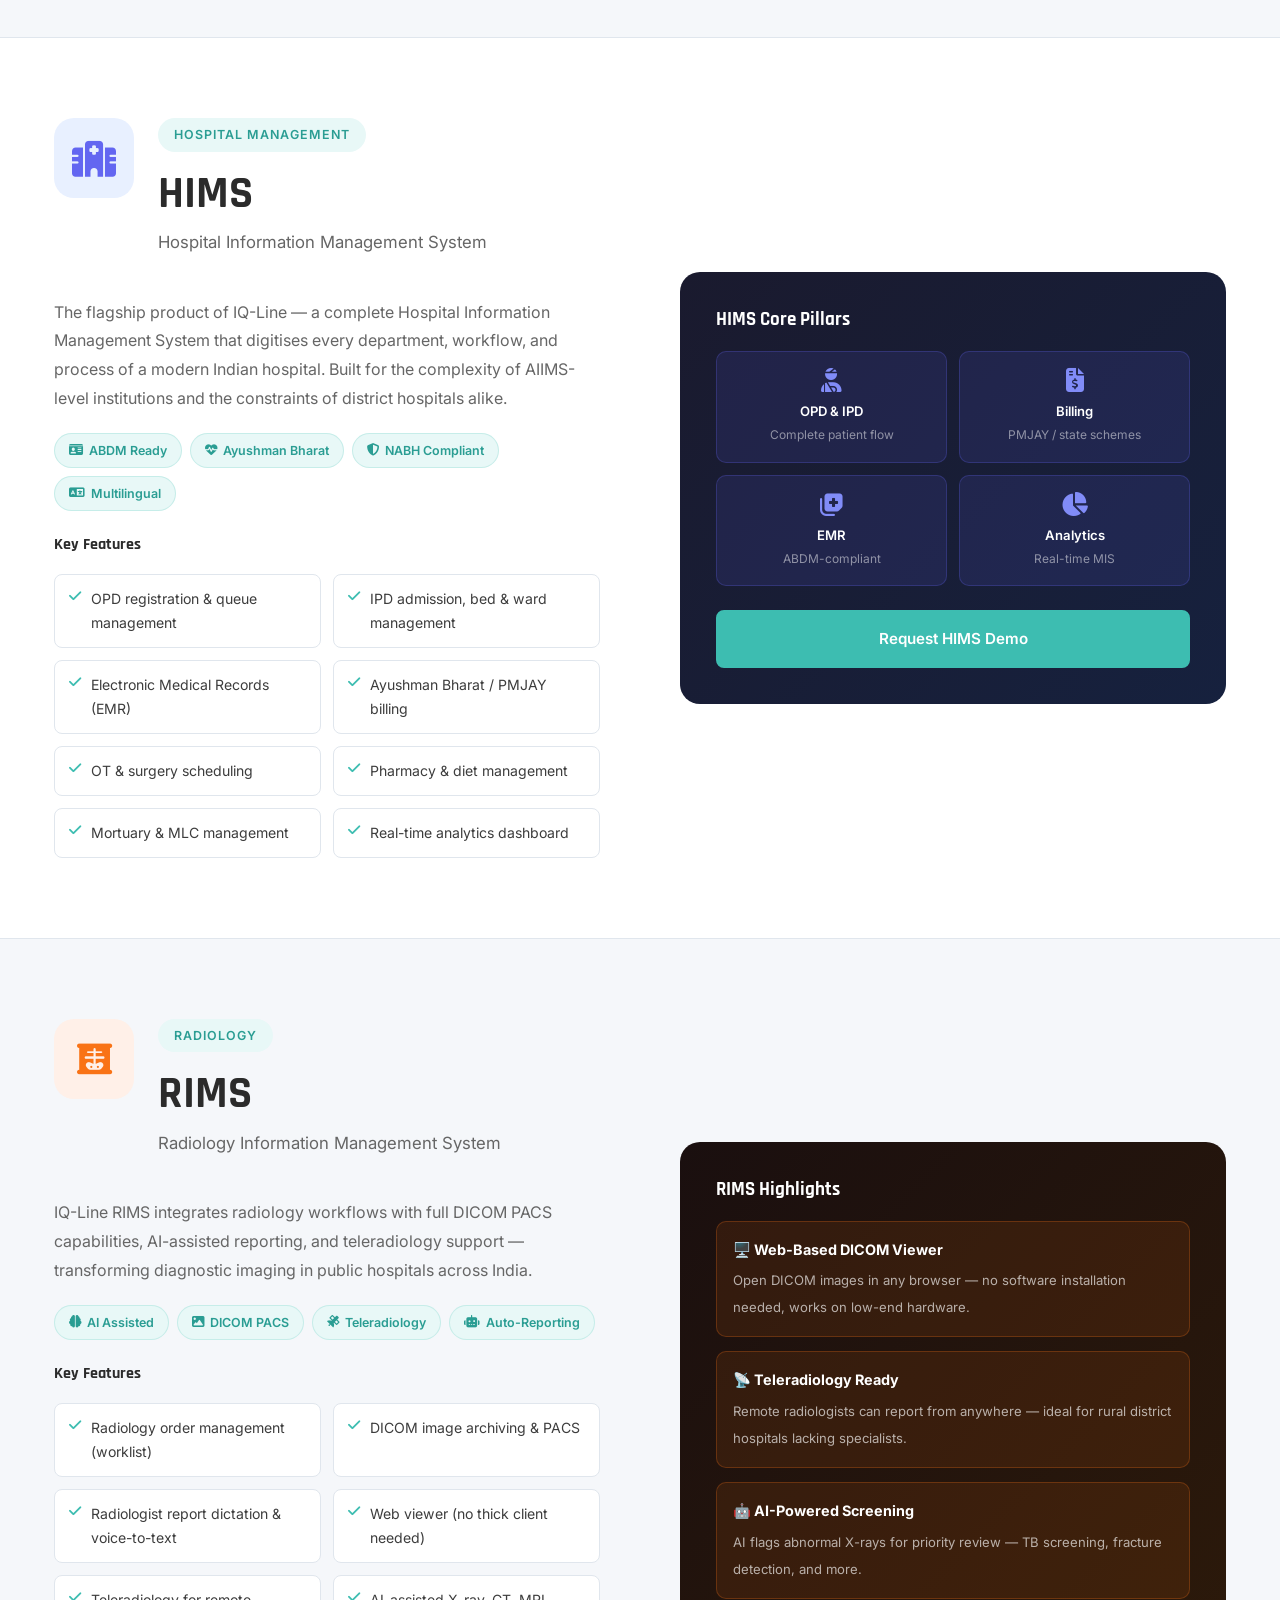
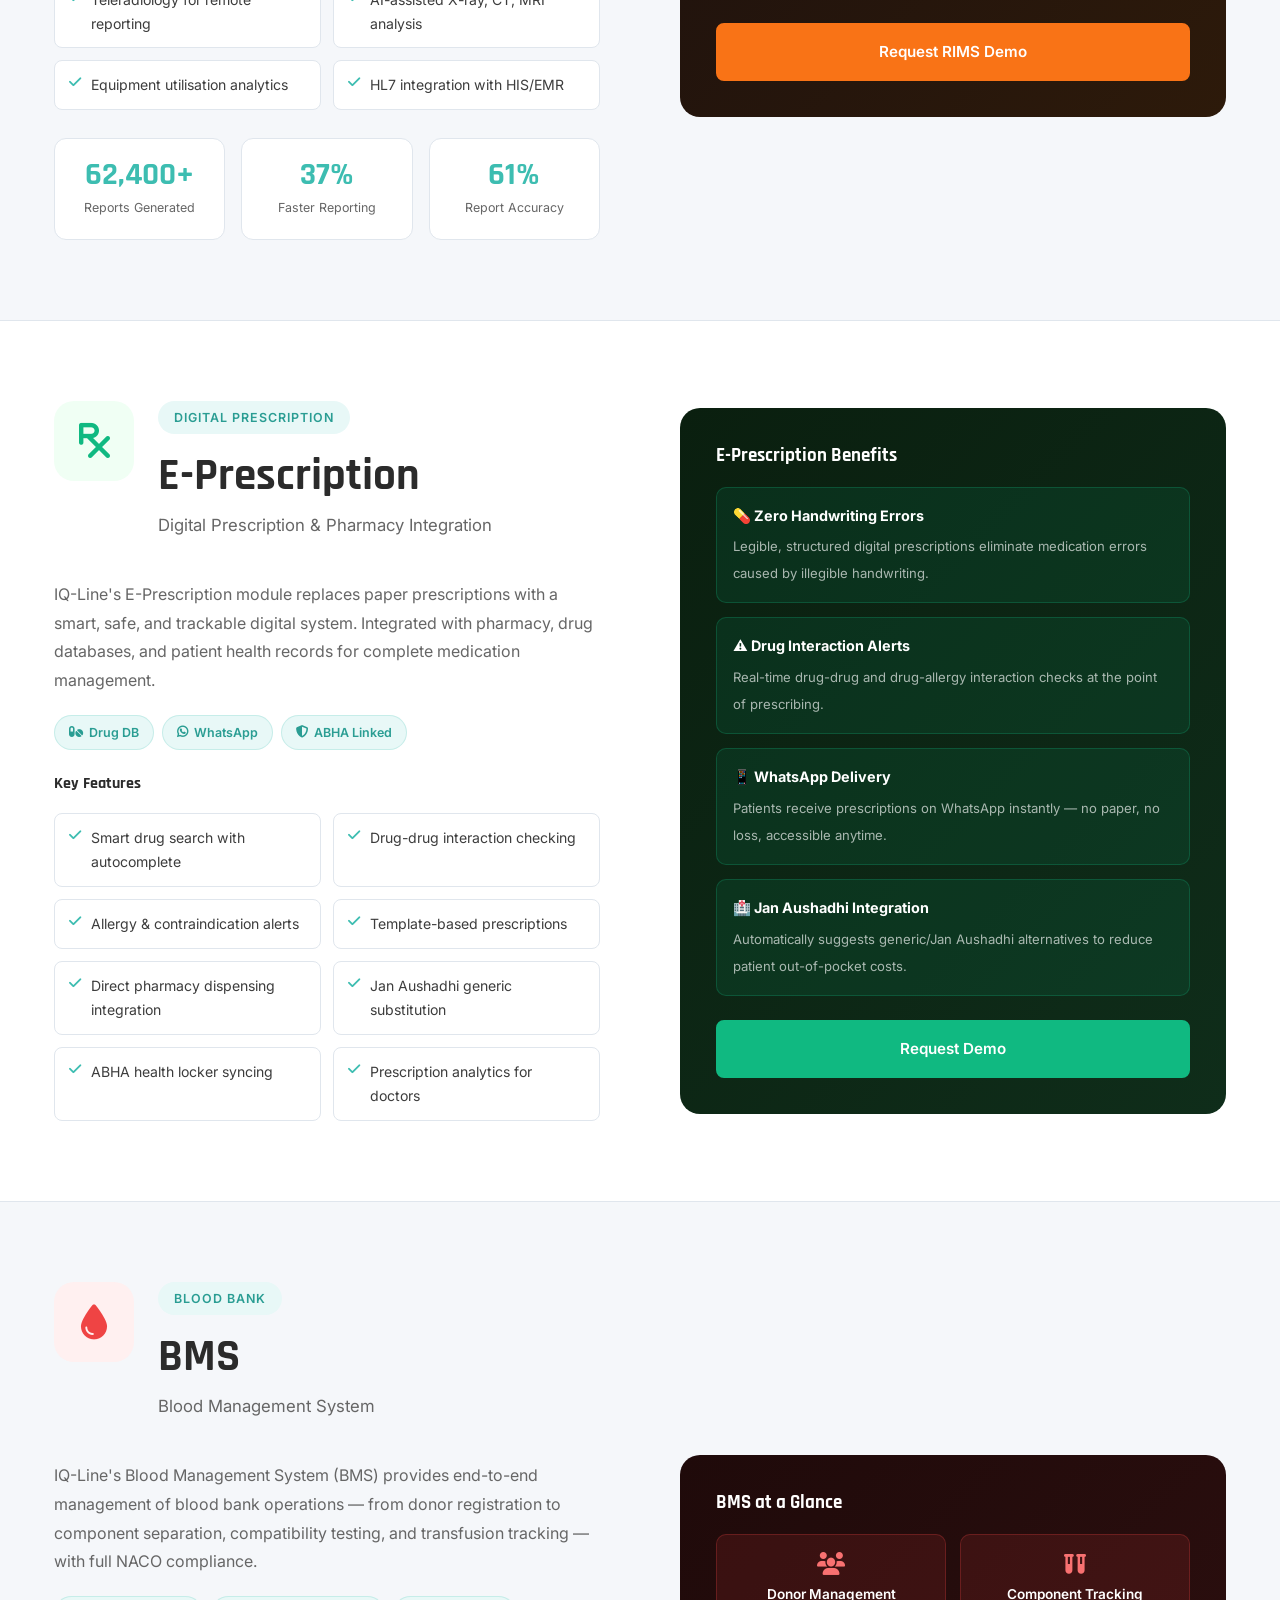
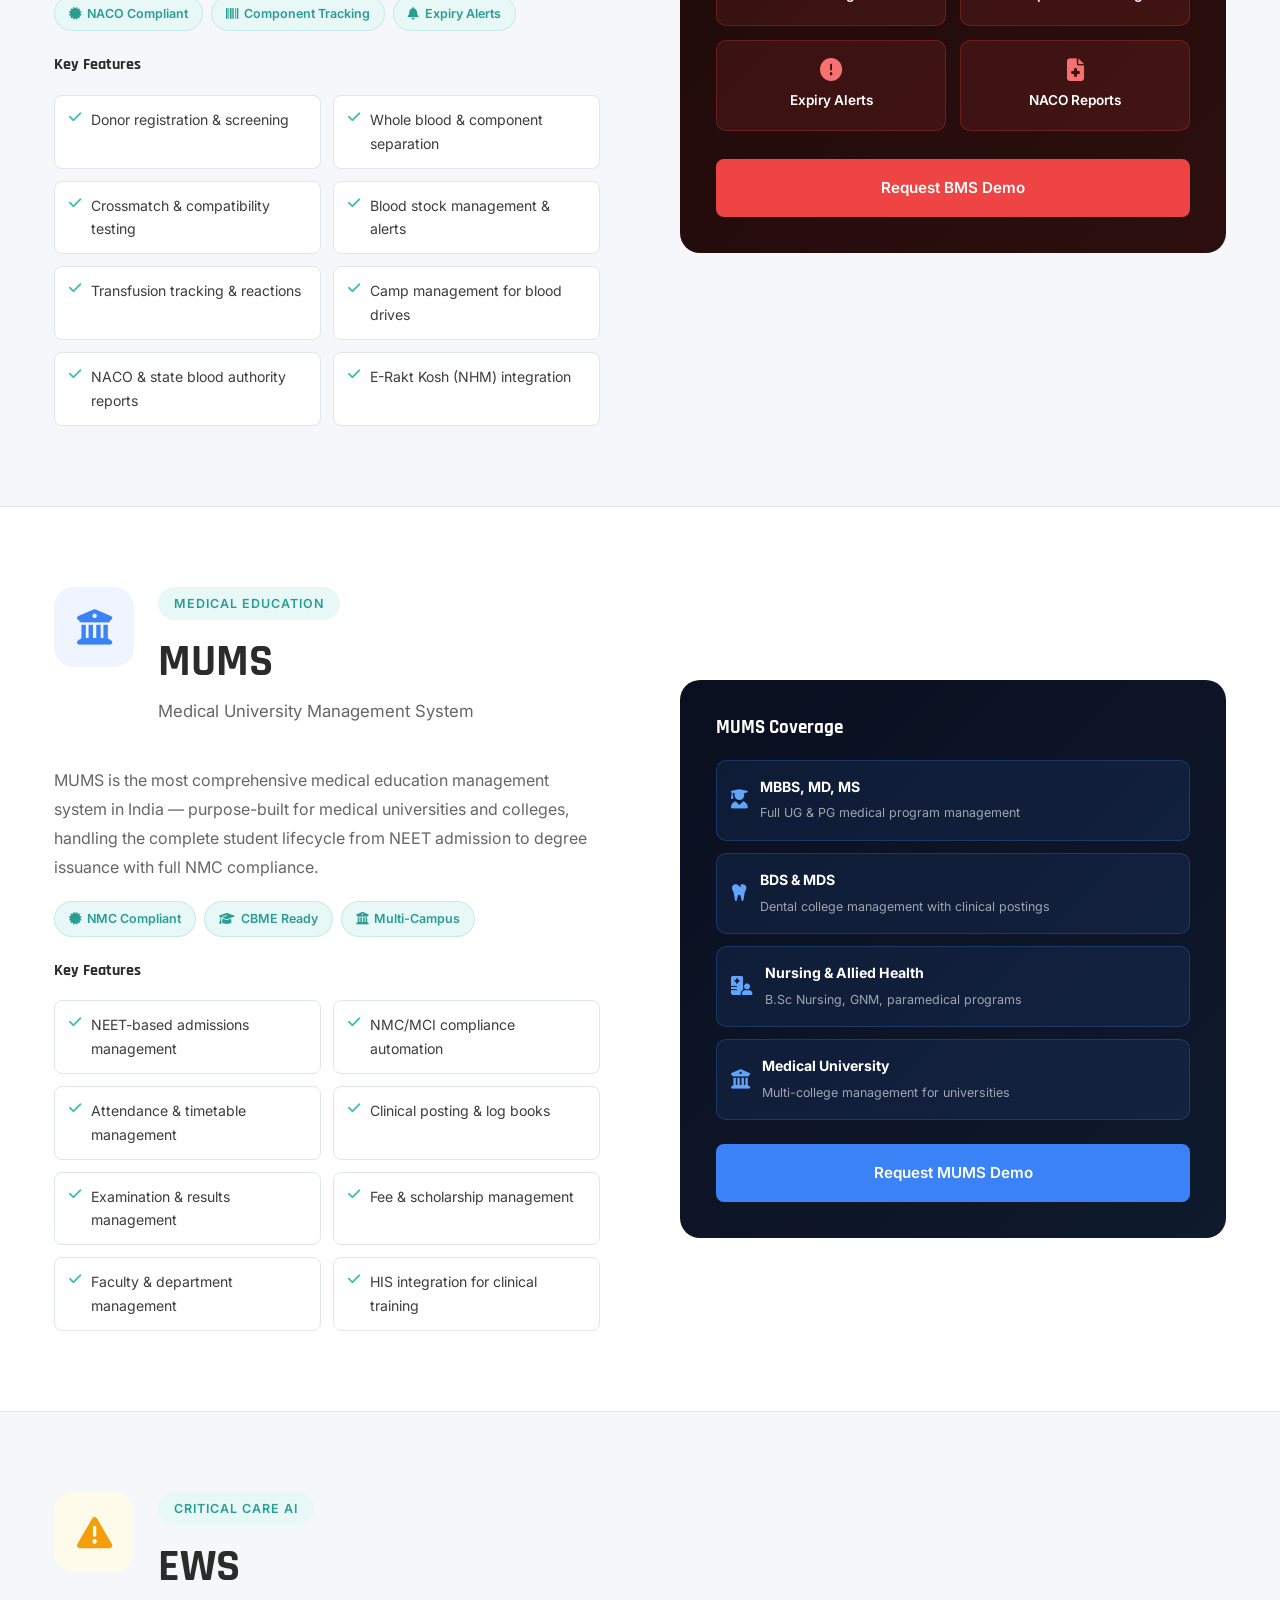
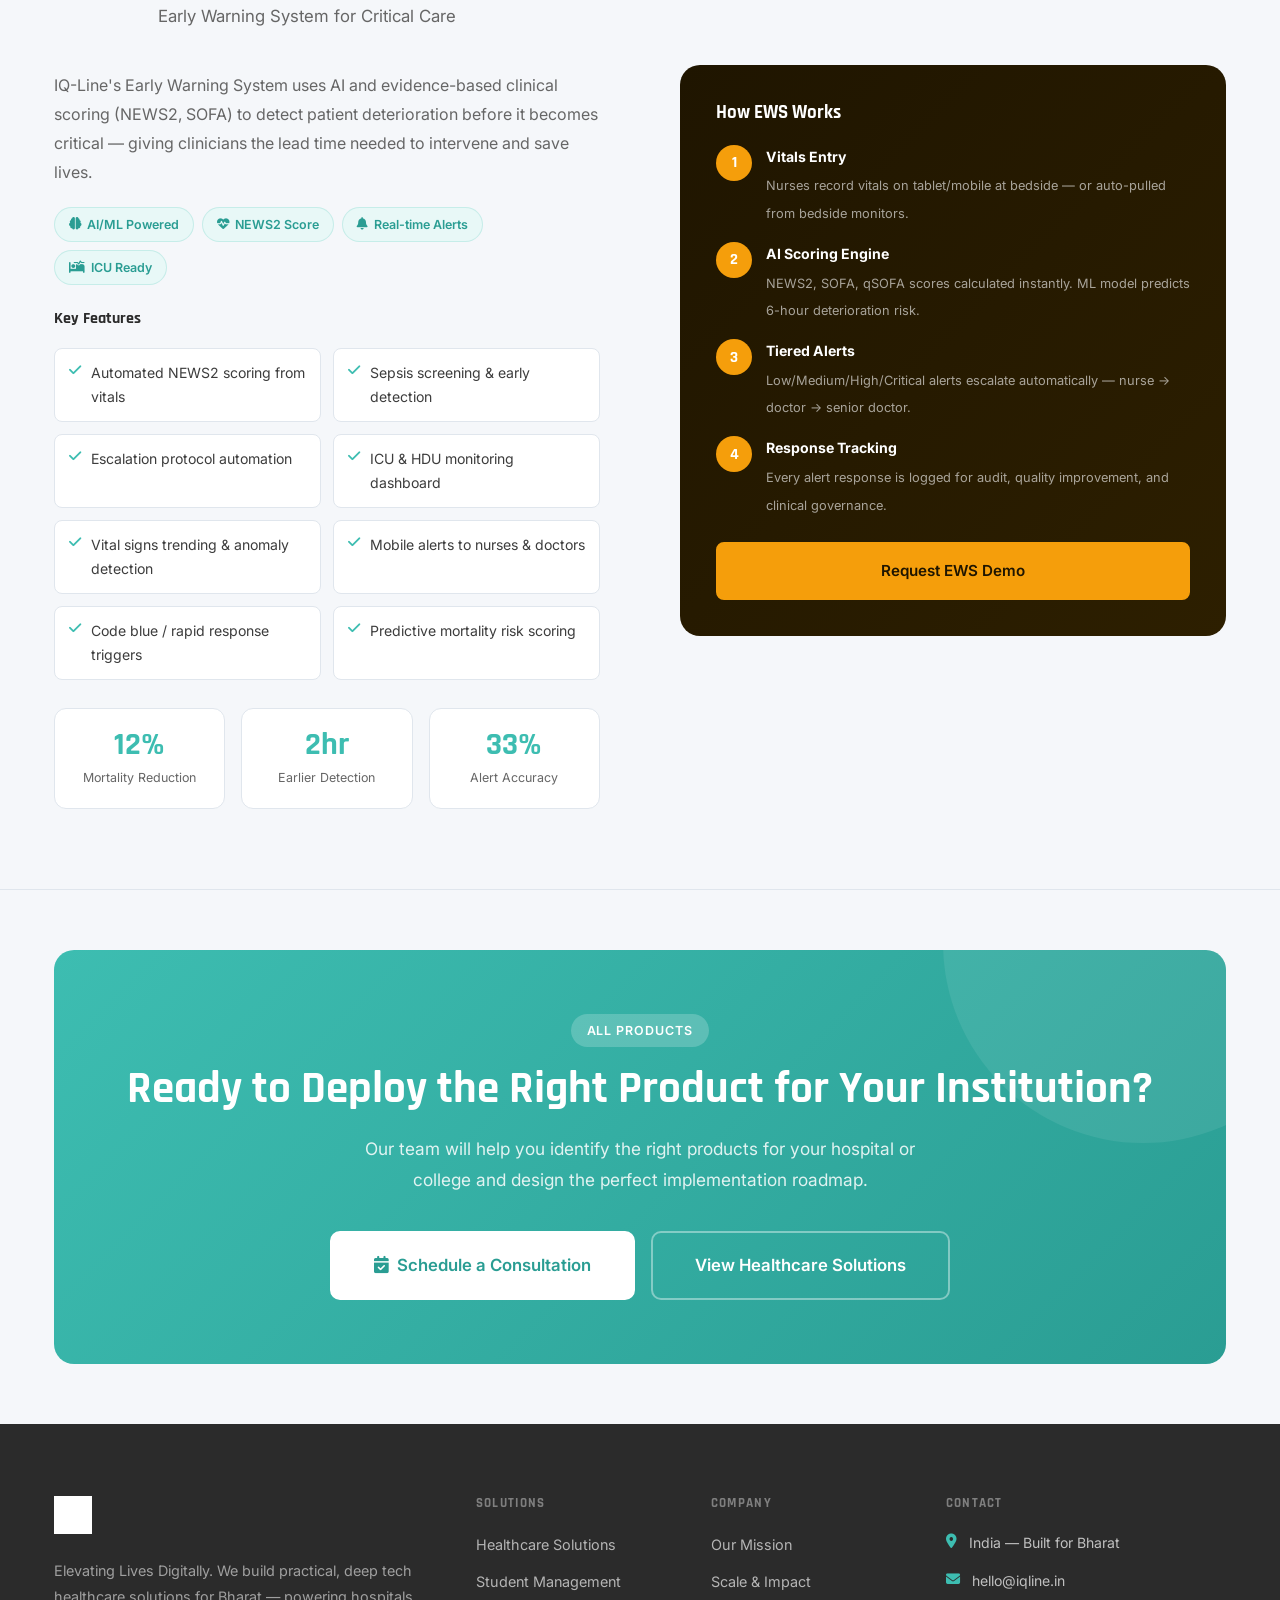
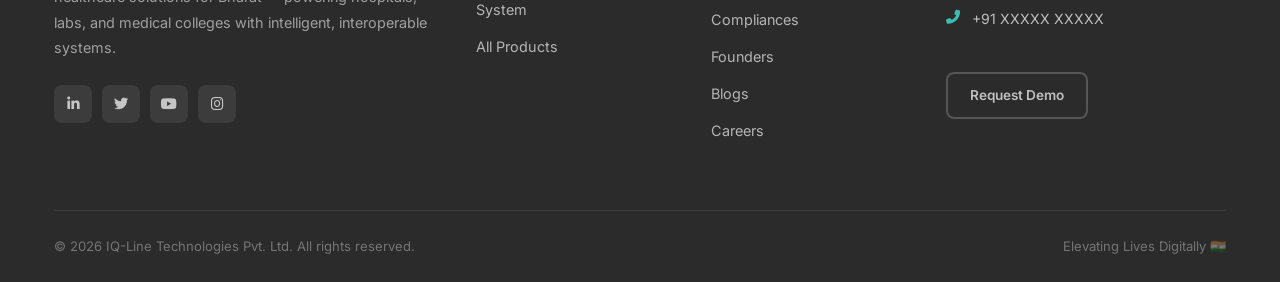
<file: products.html>
<!DOCTYPE html>
<html lang="en">
<head>
  <meta charset="UTF-8" />
  <meta name="viewport" content="width=device-width, initial-scale=1.0" />
  <title>Products | IQ-Line — LIMS, HIMS, RIMS, E-Prescription, BMS, MUMS, EWS</title>
  <meta name="description" content="IQ-Line's complete product suite: LIMS, HIMS, RIMS, E-Prescription, BMS, MUMS and EWS — 7 integrated products for India's healthcare system." />
  <link rel="stylesheet" href="css/style.css" />
  <link rel="stylesheet" href="https://cdn.jsdelivr.net/npm/@fortawesome/fontawesome-free@6.4.0/css/all.min.css" />
  <link href="https://fonts.googleapis.com/css2?family=Inter:wght@300;400;500;600;700;800;900&family=Rajdhani:wght@400;500;600;700&display=swap" rel="stylesheet" />
</head>
<body>
<div id="nav-placeholder"></div>

<!-- PAGE HERO -->
<section class="page-hero">
  <div class="container">
    <div class="breadcrumb">
      <a href="index.html">Home</a>
      <i class="fas fa-chevron-right"></i>
      Products
    </div>
    <div class="tag">Product Suite</div>
    <h1>7 Products. <span style="color:#3DBDB1;">One Ecosystem.</span></h1>
    <p>Each product is purpose-built, deeply integrated, and designed for real-world Indian healthcare environments.</p>
  </div>
</section>

<!-- PRODUCT NAVIGATION TABS -->
<section style="padding: 40px 0 0; background: white; position: sticky; top: 76px; z-index: 100; border-bottom: 1px solid var(--border); box-shadow: 0 4px 20px rgba(0,0,0,0.05);">
  <div class="container">
    <div class="product-tabs">
      <a href="#lims" class="product-tab"><i class="fas fa-flask"></i> LIMS</a>
      <a href="#hims" class="product-tab"><i class="fas fa-hospital"></i> HIMS</a>
      <a href="#rims" class="product-tab"><i class="fas fa-x-ray"></i> RIMS</a>
      <a href="#eprescription" class="product-tab"><i class="fas fa-prescription"></i> E-Prescription</a>
      <a href="#bms" class="product-tab"><i class="fas fa-tint"></i> BMS</a>
      <a href="#mums" class="product-tab"><i class="fas fa-university"></i> MUMS</a>
      <a href="#ews" class="product-tab"><i class="fas fa-exclamation-triangle"></i> EWS</a>
    </div>
  </div>
</section>

<!-- ==================== LIMS ==================== -->
<div class="product-block" id="lims">
  <div class="container">
    <div class="split-section">
      <div class="fade-up">
        <div class="product-header">
          <div class="product-big-icon" style="background:#e8f8f7; color:#3DBDB1;">
            <i class="fas fa-flask"></i>
          </div>
          <div>
            <div class="tag">Laboratory</div>
            <h2>LIMS</h2>
            <p style="font-size:1.05rem; color:var(--gray); margin-top:6px;">Laboratory Information Management System</p>
          </div>
        </div>
        <p style="margin-bottom:20px;">IQ-Line's LIMS is a comprehensive, AI-powered laboratory information system built for high-volume public hospital labs. From sample collection to report delivery, every step is digitised, tracked, and optimised for accuracy and speed.</p>
        <div style="display:flex; gap:8px; flex-wrap:wrap; margin-bottom:24px;">
          <span class="tech-badge"><i class="fas fa-brain"></i> AI-Powered</span>
          <span class="tech-badge"><i class="fas fa-barcode"></i> Barcode/QR</span>
          <span class="tech-badge"><i class="fas fa-wifi"></i> Offline-First</span>
          <span class="tech-badge"><i class="fas fa-plug"></i> HL7 Interface</span>
        </div>
        <h4 style="margin-bottom:16px; font-size:1rem;">Key Features</h4>
        <div class="features-list">
          <div class="feature-item"><i class="fas fa-check"></i> Sample collection & barcode tracking</div>
          <div class="feature-item"><i class="fas fa-check"></i> Analyzer machine integration (LIS)</div>
          <div class="feature-item"><i class="fas fa-check"></i> Critical value auto-alert to doctors</div>
          <div class="feature-item"><i class="fas fa-check"></i> Digital report with QR verification</div>
          <div class="feature-item"><i class="fas fa-check"></i> Microbiology & culture reports</div>
          <div class="feature-item"><i class="fas fa-check"></i> Histopathology module</div>
          <div class="feature-item"><i class="fas fa-check"></i> TAT (turnaround time) monitoring</div>
          <div class="feature-item"><i class="fas fa-check"></i> NABL accreditation support</div>
        </div>
        <div class="product-metrics">
          <div class="metric-box"><div class="m-num" data-count="2000000" data-suffix="+">20L+</div><div class="m-label">Tests Processed</div></div>
          <div class="metric-box"><div class="m-num" data-count="12" data-suffix="+">12+</div><div class="m-label">Hospital Deployments</div></div>
          <div class="metric-box"><div class="m-num" data-count="40" data-suffix="%">40%</div><div class="m-label">TAT Reduction</div></div>
        </div>
      </div>
      <div class="fade-up delay-2">
        <div style="background:linear-gradient(135deg,#0f2027,#203a43); border-radius:var(--radius-lg); padding:36px; color:white;">
          <h4 style="color:white; margin-bottom:20px;">Why LIMS by IQ-Line?</h4>
          <div style="display:flex;flex-direction:column;gap:14px;">
            <div style="background:rgba(61,189,177,0.1); border:1px solid rgba(61,189,177,0.2); border-radius:10px; padding:16px;">
              <strong style="font-size:0.9rem; display:block; margin-bottom:4px;">🔬 Deep Analyzer Integration</strong>
              <span style="font-size:0.82rem; color:rgba(255,255,255,0.65);">Works with Sysmex, Beckman Coulter, Abbott, Mindray and 40+ analyzer brands via HL7/ASTM.</span>
            </div>
            <div style="background:rgba(61,189,177,0.1); border:1px solid rgba(61,189,177,0.2); border-radius:10px; padding:16px;">
              <strong style="font-size:0.9rem; display:block; margin-bottom:4px;">📱 Mobile Report Delivery</strong>
              <span style="font-size:0.82rem; color:rgba(255,255,255,0.65);">Patients receive reports on WhatsApp/SMS with QR code for authenticity verification.</span>
            </div>
            <div style="background:rgba(61,189,177,0.1); border:1px solid rgba(61,189,177,0.2); border-radius:10px; padding:16px;">
              <strong style="font-size:0.9rem; display:block; margin-bottom:4px;">🤖 AI Delta Check</strong>
              <span style="font-size:0.82rem; color:rgba(255,255,255,0.65);">AI-powered delta check flags anomalous results and potential sample errors before reporting.</span>
            </div>
            <div style="background:rgba(61,189,177,0.1); border:1px solid rgba(61,189,177,0.2); border-radius:10px; padding:16px;">
              <strong style="font-size:0.9rem; display:block; margin-bottom:4px;">📶 Offline Mode</strong>
              <span style="font-size:0.82rem; color:rgba(255,255,255,0.65);">Lab operations continue uninterrupted during network outages. Data syncs automatically on reconnection.</span>
            </div>
          </div>
          <a href="contact.html" class="btn btn-primary" style="margin-top:24px; width:100%; justify-content:center;">Request LIMS Demo</a>
        </div>
      </div>
    </div>
  </div>
</div>

<!-- ==================== HIMS ==================== -->
<div class="product-block" id="hims">
  <div class="container">
    <div class="split-section reverse">
      <div class="fade-up delay-2">
        <div style="background:linear-gradient(135deg,#1a1a2e,#16213e); border-radius:var(--radius-lg); padding:36px; color:white;">
          <h4 style="color:white; margin-bottom:20px;">HIMS Core Pillars</h4>
          <div style="display:grid; grid-template-columns:1fr 1fr; gap:12px;">
            <div style="background:rgba(99,102,241,0.12); border:1px solid rgba(99,102,241,0.25); border-radius:10px; padding:16px; text-align:center;">
              <i class="fas fa-user-injured" style="color:#818cf8; font-size:1.5rem; margin-bottom:8px;"></i>
              <div style="font-size:0.82rem; font-weight:600;">OPD & IPD</div>
              <div style="font-size:0.75rem; color:rgba(255,255,255,0.5); margin-top:3px;">Complete patient flow</div>
            </div>
            <div style="background:rgba(99,102,241,0.12); border:1px solid rgba(99,102,241,0.25); border-radius:10px; padding:16px; text-align:center;">
              <i class="fas fa-file-invoice-dollar" style="color:#818cf8; font-size:1.5rem; margin-bottom:8px;"></i>
              <div style="font-size:0.82rem; font-weight:600;">Billing</div>
              <div style="font-size:0.75rem; color:rgba(255,255,255,0.5); margin-top:3px;">PMJAY / state schemes</div>
            </div>
            <div style="background:rgba(99,102,241,0.12); border:1px solid rgba(99,102,241,0.25); border-radius:10px; padding:16px; text-align:center;">
              <i class="fas fa-notes-medical" style="color:#818cf8; font-size:1.5rem; margin-bottom:8px;"></i>
              <div style="font-size:0.82rem; font-weight:600;">EMR</div>
              <div style="font-size:0.75rem; color:rgba(255,255,255,0.5); margin-top:3px;">ABDM-compliant</div>
            </div>
            <div style="background:rgba(99,102,241,0.12); border:1px solid rgba(99,102,241,0.25); border-radius:10px; padding:16px; text-align:center;">
              <i class="fas fa-chart-pie" style="color:#818cf8; font-size:1.5rem; margin-bottom:8px;"></i>
              <div style="font-size:0.82rem; font-weight:600;">Analytics</div>
              <div style="font-size:0.75rem; color:rgba(255,255,255,0.5); margin-top:3px;">Real-time MIS</div>
            </div>
          </div>
          <a href="contact.html" class="btn btn-primary" style="margin-top:24px; width:100%; justify-content:center;">Request HIMS Demo</a>
        </div>
      </div>
      <div class="fade-up">
        <div class="product-header">
          <div class="product-big-icon" style="background:#e8f0ff; color:#6366f1;">
            <i class="fas fa-hospital"></i>
          </div>
          <div>
            <div class="tag">Hospital Management</div>
            <h2>HIMS</h2>
            <p style="font-size:1.05rem; color:var(--gray); margin-top:6px;">Hospital Information Management System</p>
          </div>
        </div>
        <p style="margin-bottom:20px;">The flagship product of IQ-Line — a complete Hospital Information Management System that digitises every department, workflow, and process of a modern Indian hospital. Built for the complexity of AIIMS-level institutions and the constraints of district hospitals alike.</p>
        <div style="display:flex; gap:8px; flex-wrap:wrap; margin-bottom:24px;">
          <span class="tech-badge"><i class="fas fa-id-card"></i> ABDM Ready</span>
          <span class="tech-badge"><i class="fas fa-heartbeat"></i> Ayushman Bharat</span>
          <span class="tech-badge"><i class="fas fa-shield-alt"></i> NABH Compliant</span>
          <span class="tech-badge"><i class="fas fa-language"></i> Multilingual</span>
        </div>
        <h4 style="margin-bottom:16px; font-size:1rem;">Key Features</h4>
        <div class="features-list">
          <div class="feature-item"><i class="fas fa-check"></i> OPD registration & queue management</div>
          <div class="feature-item"><i class="fas fa-check"></i> IPD admission, bed & ward management</div>
          <div class="feature-item"><i class="fas fa-check"></i> Electronic Medical Records (EMR)</div>
          <div class="feature-item"><i class="fas fa-check"></i> Ayushman Bharat / PMJAY billing</div>
          <div class="feature-item"><i class="fas fa-check"></i> OT & surgery scheduling</div>
          <div class="feature-item"><i class="fas fa-check"></i> Pharmacy & diet management</div>
          <div class="feature-item"><i class="fas fa-check"></i> Mortuary & MLC management</div>
          <div class="feature-item"><i class="fas fa-check"></i> Real-time analytics dashboard</div>
        </div>
      </div>
    </div>
  </div>
</div>

<!-- ==================== RIMS ==================== -->
<div class="product-block" id="rims">
  <div class="container">
    <div class="split-section">
      <div class="fade-up">
        <div class="product-header">
          <div class="product-big-icon" style="background:#fff0e8; color:#f97316;">
            <i class="fas fa-x-ray"></i>
          </div>
          <div>
            <div class="tag">Radiology</div>
            <h2>RIMS</h2>
            <p style="font-size:1.05rem; color:var(--gray); margin-top:6px;">Radiology Information Management System</p>
          </div>
        </div>
        <p style="margin-bottom:20px;">IQ-Line RIMS integrates radiology workflows with full DICOM PACS capabilities, AI-assisted reporting, and teleradiology support — transforming diagnostic imaging in public hospitals across India.</p>
        <div style="display:flex; gap:8px; flex-wrap:wrap; margin-bottom:24px;">
          <span class="tech-badge"><i class="fas fa-brain"></i> AI Assisted</span>
          <span class="tech-badge"><i class="fas fa-image"></i> DICOM PACS</span>
          <span class="tech-badge"><i class="fas fa-satellite"></i> Teleradiology</span>
          <span class="tech-badge"><i class="fas fa-robot"></i> Auto-Reporting</span>
        </div>
        <h4 style="margin-bottom:16px; font-size:1rem;">Key Features</h4>
        <div class="features-list">
          <div class="feature-item"><i class="fas fa-check"></i> Radiology order management (worklist)</div>
          <div class="feature-item"><i class="fas fa-check"></i> DICOM image archiving & PACS</div>
          <div class="feature-item"><i class="fas fa-check"></i> Radiologist report dictation & voice-to-text</div>
          <div class="feature-item"><i class="fas fa-check"></i> Web viewer (no thick client needed)</div>
          <div class="feature-item"><i class="fas fa-check"></i> Teleradiology for remote reporting</div>
          <div class="feature-item"><i class="fas fa-check"></i> AI-assisted X-ray, CT, MRI analysis</div>
          <div class="feature-item"><i class="fas fa-check"></i> Equipment utilisation analytics</div>
          <div class="feature-item"><i class="fas fa-check"></i> HL7 integration with HIS/EMR</div>
        </div>
        <div class="product-metrics">
          <div class="metric-box"><div class="m-num" data-count="100000" data-suffix="+">1L+</div><div class="m-label">Reports Generated</div></div>
          <div class="metric-box"><div class="m-num" data-count="60" data-suffix="%">60%</div><div class="m-label">Faster Reporting</div></div>
          <div class="metric-box"><div class="m-num" data-count="99" data-suffix="%">99%</div><div class="m-label">Report Accuracy</div></div>
        </div>
      </div>
      <div class="fade-up delay-2">
        <div style="background:linear-gradient(135deg,#1a0f0f,#2d1a0a); border-radius:var(--radius-lg); padding:36px; color:white;">
          <h4 style="color:white; margin-bottom:20px;">RIMS Highlights</h4>
          <div style="display:flex;flex-direction:column;gap:14px;">
            <div style="background:rgba(249,115,22,0.1); border:1px solid rgba(249,115,22,0.25); border-radius:10px; padding:16px;">
              <strong style="font-size:0.9rem; display:block; margin-bottom:4px;">🖥️ Web-Based DICOM Viewer</strong>
              <span style="font-size:0.82rem; color:rgba(255,255,255,0.65);">Open DICOM images in any browser — no software installation needed, works on low-end hardware.</span>
            </div>
            <div style="background:rgba(249,115,22,0.1); border:1px solid rgba(249,115,22,0.25); border-radius:10px; padding:16px;">
              <strong style="font-size:0.9rem; display:block; margin-bottom:4px;">📡 Teleradiology Ready</strong>
              <span style="font-size:0.82rem; color:rgba(255,255,255,0.65);">Remote radiologists can report from anywhere — ideal for rural district hospitals lacking specialists.</span>
            </div>
            <div style="background:rgba(249,115,22,0.1); border:1px solid rgba(249,115,22,0.25); border-radius:10px; padding:16px;">
              <strong style="font-size:0.9rem; display:block; margin-bottom:4px;">🤖 AI-Powered Screening</strong>
              <span style="font-size:0.82rem; color:rgba(255,255,255,0.65);">AI flags abnormal X-rays for priority review — TB screening, fracture detection, and more.</span>
            </div>
          </div>
          <a href="contact.html" class="btn btn-primary" style="margin-top:24px; width:100%; justify-content:center; background:#f97316; border-color:#f97316;">Request RIMS Demo</a>
        </div>
      </div>
    </div>
  </div>
</div>

<!-- ==================== E-PRESCRIPTION ==================== -->
<div class="product-block" id="eprescription">
  <div class="container">
    <div class="split-section reverse">
      <div class="fade-up delay-2">
        <div style="background:linear-gradient(135deg,#0a1f0f,#0f2d1a); border-radius:var(--radius-lg); padding:36px; color:white;">
          <h4 style="color:white; margin-bottom:20px;">E-Prescription Benefits</h4>
          <div style="display:flex;flex-direction:column;gap:14px;">
            <div style="background:rgba(16,185,129,0.1); border:1px solid rgba(16,185,129,0.25); border-radius:10px; padding:16px;">
              <strong style="font-size:0.9rem; display:block; margin-bottom:4px;">💊 Zero Handwriting Errors</strong>
              <span style="font-size:0.82rem; color:rgba(255,255,255,0.65);">Legible, structured digital prescriptions eliminate medication errors caused by illegible handwriting.</span>
            </div>
            <div style="background:rgba(16,185,129,0.1); border:1px solid rgba(16,185,129,0.25); border-radius:10px; padding:16px;">
              <strong style="font-size:0.9rem; display:block; margin-bottom:4px;">⚠️ Drug Interaction Alerts</strong>
              <span style="font-size:0.82rem; color:rgba(255,255,255,0.65);">Real-time drug-drug and drug-allergy interaction checks at the point of prescribing.</span>
            </div>
            <div style="background:rgba(16,185,129,0.1); border:1px solid rgba(16,185,129,0.25); border-radius:10px; padding:16px;">
              <strong style="font-size:0.9rem; display:block; margin-bottom:4px;">📱 WhatsApp Delivery</strong>
              <span style="font-size:0.82rem; color:rgba(255,255,255,0.65);">Patients receive prescriptions on WhatsApp instantly — no paper, no loss, accessible anytime.</span>
            </div>
            <div style="background:rgba(16,185,129,0.1); border:1px solid rgba(16,185,129,0.25); border-radius:10px; padding:16px;">
              <strong style="font-size:0.9rem; display:block; margin-bottom:4px;">🏥 Jan Aushadhi Integration</strong>
              <span style="font-size:0.82rem; color:rgba(255,255,255,0.65);">Automatically suggests generic/Jan Aushadhi alternatives to reduce patient out-of-pocket costs.</span>
            </div>
          </div>
          <a href="contact.html" class="btn btn-primary" style="margin-top:24px; width:100%; justify-content:center; background:#10b981; border-color:#10b981;">Request Demo</a>
        </div>
      </div>
      <div class="fade-up">
        <div class="product-header">
          <div class="product-big-icon" style="background:#f0fff4; color:#10b981;">
            <i class="fas fa-prescription"></i>
          </div>
          <div>
            <div class="tag">Digital Prescription</div>
            <h2>E-Prescription</h2>
            <p style="font-size:1.05rem; color:var(--gray); margin-top:6px;">Digital Prescription & Pharmacy Integration</p>
          </div>
        </div>
        <p style="margin-bottom:20px;">IQ-Line's E-Prescription module replaces paper prescriptions with a smart, safe, and trackable digital system. Integrated with pharmacy, drug databases, and patient health records for complete medication management.</p>
        <div style="display:flex; gap:8px; flex-wrap:wrap; margin-bottom:24px;">
          <span class="tech-badge"><i class="fas fa-pills"></i> Drug DB</span>
          <span class="tech-badge"><i class="fas fa-whatsapp" style="font-family:FontAwesome;"></i> WhatsApp</span>
          <span class="tech-badge"><i class="fas fa-shield-alt"></i> ABHA Linked</span>
        </div>
        <h4 style="margin-bottom:16px; font-size:1rem;">Key Features</h4>
        <div class="features-list">
          <div class="feature-item"><i class="fas fa-check"></i> Smart drug search with autocomplete</div>
          <div class="feature-item"><i class="fas fa-check"></i> Drug-drug interaction checking</div>
          <div class="feature-item"><i class="fas fa-check"></i> Allergy & contraindication alerts</div>
          <div class="feature-item"><i class="fas fa-check"></i> Template-based prescriptions</div>
          <div class="feature-item"><i class="fas fa-check"></i> Direct pharmacy dispensing integration</div>
          <div class="feature-item"><i class="fas fa-check"></i> Jan Aushadhi generic substitution</div>
          <div class="feature-item"><i class="fas fa-check"></i> ABHA health locker syncing</div>
          <div class="feature-item"><i class="fas fa-check"></i> Prescription analytics for doctors</div>
        </div>
      </div>
    </div>
  </div>
</div>

<!-- ==================== BMS ==================== -->
<div class="product-block" id="bms">
  <div class="container">
    <div class="split-section">
      <div class="fade-up">
        <div class="product-header">
          <div class="product-big-icon" style="background:#fff0f0; color:#ef4444;">
            <i class="fas fa-tint"></i>
          </div>
          <div>
            <div class="tag">Blood Bank</div>
            <h2>BMS</h2>
            <p style="font-size:1.05rem; color:var(--gray); margin-top:6px;">Blood Management System</p>
          </div>
        </div>
        <p style="margin-bottom:20px;">IQ-Line's Blood Management System (BMS) provides end-to-end management of blood bank operations — from donor registration to component separation, compatibility testing, and transfusion tracking — with full NACO compliance.</p>
        <div style="display:flex; gap:8px; flex-wrap:wrap; margin-bottom:24px;">
          <span class="tech-badge"><i class="fas fa-certificate"></i> NACO Compliant</span>
          <span class="tech-badge"><i class="fas fa-barcode"></i> Component Tracking</span>
          <span class="tech-badge"><i class="fas fa-bell"></i> Expiry Alerts</span>
        </div>
        <h4 style="margin-bottom:16px; font-size:1rem;">Key Features</h4>
        <div class="features-list">
          <div class="feature-item"><i class="fas fa-check"></i> Donor registration & screening</div>
          <div class="feature-item"><i class="fas fa-check"></i> Whole blood & component separation</div>
          <div class="feature-item"><i class="fas fa-check"></i> Crossmatch & compatibility testing</div>
          <div class="feature-item"><i class="fas fa-check"></i> Blood stock management & alerts</div>
          <div class="feature-item"><i class="fas fa-check"></i> Transfusion tracking & reactions</div>
          <div class="feature-item"><i class="fas fa-check"></i> Camp management for blood drives</div>
          <div class="feature-item"><i class="fas fa-check"></i> NACO & state blood authority reports</div>
          <div class="feature-item"><i class="fas fa-check"></i> E-Rakt Kosh (NHM) integration</div>
        </div>
      </div>
      <div class="fade-up delay-2">
        <div style="background:linear-gradient(135deg,#1f0a0a,#2d0f0f); border-radius:var(--radius-lg); padding:36px; color:white;">
          <h4 style="color:white; margin-bottom:20px;">BMS at a Glance</h4>
          <div style="display:grid; grid-template-columns:1fr 1fr; gap:14px; margin-bottom:20px;">
            <div style="background:rgba(239,68,68,0.12); border:1px solid rgba(239,68,68,0.25); border-radius:10px; padding:18px; text-align:center;">
              <i class="fas fa-users" style="color:#f87171; font-size:1.4rem; margin-bottom:8px;"></i>
              <div style="font-size:0.85rem; font-weight:600;">Donor Management</div>
            </div>
            <div style="background:rgba(239,68,68,0.12); border:1px solid rgba(239,68,68,0.25); border-radius:10px; padding:18px; text-align:center;">
              <i class="fas fa-vials" style="color:#f87171; font-size:1.4rem; margin-bottom:8px;"></i>
              <div style="font-size:0.85rem; font-weight:600;">Component Tracking</div>
            </div>
            <div style="background:rgba(239,68,68,0.12); border:1px solid rgba(239,68,68,0.25); border-radius:10px; padding:18px; text-align:center;">
              <i class="fas fa-exclamation-circle" style="color:#f87171; font-size:1.4rem; margin-bottom:8px;"></i>
              <div style="font-size:0.85rem; font-weight:600;">Expiry Alerts</div>
            </div>
            <div style="background:rgba(239,68,68,0.12); border:1px solid rgba(239,68,68,0.25); border-radius:10px; padding:18px; text-align:center;">
              <i class="fas fa-file-medical" style="color:#f87171; font-size:1.4rem; margin-bottom:8px;"></i>
              <div style="font-size:0.85rem; font-weight:600;">NACO Reports</div>
            </div>
          </div>
          <a href="contact.html" class="btn btn-primary" style="margin-top:8px; width:100%; justify-content:center; background:#ef4444; border-color:#ef4444;">Request BMS Demo</a>
        </div>
      </div>
    </div>
  </div>
</div>

<!-- ==================== MUMS ==================== -->
<div class="product-block" id="mums">
  <div class="container">
    <div class="split-section reverse">
      <div class="fade-up delay-2">
        <div style="background:linear-gradient(135deg,#0a0f1f,#0f1a2d); border-radius:var(--radius-lg); padding:36px; color:white;">
          <h4 style="color:white; margin-bottom:20px;">MUMS Coverage</h4>
          <div style="display:flex;flex-direction:column;gap:12px;">
            <div style="background:rgba(59,130,246,0.1); border:1px solid rgba(59,130,246,0.25); border-radius:10px; padding:14px; display:flex; gap:12px; align-items:center;">
              <i class="fas fa-user-graduate" style="color:#60a5fa; font-size:1.2rem; flex-shrink:0;"></i>
              <div><strong style="font-size:0.88rem; display:block;">MBBS, MD, MS</strong><span style="font-size:0.78rem; color:rgba(255,255,255,0.6);">Full UG & PG medical program management</span></div>
            </div>
            <div style="background:rgba(59,130,246,0.1); border:1px solid rgba(59,130,246,0.25); border-radius:10px; padding:14px; display:flex; gap:12px; align-items:center;">
              <i class="fas fa-tooth" style="color:#60a5fa; font-size:1.2rem; flex-shrink:0;"></i>
              <div><strong style="font-size:0.88rem; display:block;">BDS & MDS</strong><span style="font-size:0.78rem; color:rgba(255,255,255,0.6);">Dental college management with clinical postings</span></div>
            </div>
            <div style="background:rgba(59,130,246,0.1); border:1px solid rgba(59,130,246,0.25); border-radius:10px; padding:14px; display:flex; gap:12px; align-items:center;">
              <i class="fas fa-hospital-user" style="color:#60a5fa; font-size:1.2rem; flex-shrink:0;"></i>
              <div><strong style="font-size:0.88rem; display:block;">Nursing & Allied Health</strong><span style="font-size:0.78rem; color:rgba(255,255,255,0.6);">B.Sc Nursing, GNM, paramedical programs</span></div>
            </div>
            <div style="background:rgba(59,130,246,0.1); border:1px solid rgba(59,130,246,0.25); border-radius:10px; padding:14px; display:flex; gap:12px; align-items:center;">
              <i class="fas fa-university" style="color:#60a5fa; font-size:1.2rem; flex-shrink:0;"></i>
              <div><strong style="font-size:0.88rem; display:block;">Medical University</strong><span style="font-size:0.78rem; color:rgba(255,255,255,0.6);">Multi-college management for universities</span></div>
            </div>
          </div>
          <a href="contact.html" class="btn btn-primary" style="margin-top:24px; width:100%; justify-content:center; background:#3b82f6; border-color:#3b82f6;">Request MUMS Demo</a>
        </div>
      </div>
      <div class="fade-up">
        <div class="product-header">
          <div class="product-big-icon" style="background:#f0f4ff; color:#3b82f6;">
            <i class="fas fa-university"></i>
          </div>
          <div>
            <div class="tag">Medical Education</div>
            <h2>MUMS</h2>
            <p style="font-size:1.05rem; color:var(--gray); margin-top:6px;">Medical University Management System</p>
          </div>
        </div>
        <p style="margin-bottom:20px;">MUMS is the most comprehensive medical education management system in India — purpose-built for medical universities and colleges, handling the complete student lifecycle from NEET admission to degree issuance with full NMC compliance.</p>
        <div style="display:flex; gap:8px; flex-wrap:wrap; margin-bottom:24px;">
          <span class="tech-badge"><i class="fas fa-certificate"></i> NMC Compliant</span>
          <span class="tech-badge"><i class="fas fa-graduation-cap"></i> CBME Ready</span>
          <span class="tech-badge"><i class="fas fa-university"></i> Multi-Campus</span>
        </div>
        <h4 style="margin-bottom:16px; font-size:1rem;">Key Features</h4>
        <div class="features-list">
          <div class="feature-item"><i class="fas fa-check"></i> NEET-based admissions management</div>
          <div class="feature-item"><i class="fas fa-check"></i> NMC/MCI compliance automation</div>
          <div class="feature-item"><i class="fas fa-check"></i> Attendance & timetable management</div>
          <div class="feature-item"><i class="fas fa-check"></i> Clinical posting & log books</div>
          <div class="feature-item"><i class="fas fa-check"></i> Examination & results management</div>
          <div class="feature-item"><i class="fas fa-check"></i> Fee & scholarship management</div>
          <div class="feature-item"><i class="fas fa-check"></i> Faculty & department management</div>
          <div class="feature-item"><i class="fas fa-check"></i> HIS integration for clinical training</div>
        </div>
      </div>
    </div>
  </div>
</div>

<!-- ==================== EWS ==================== -->
<div class="product-block" id="ews">
  <div class="container">
    <div class="split-section">
      <div class="fade-up">
        <div class="product-header">
          <div class="product-big-icon" style="background:#fffbeb; color:#f59e0b;">
            <i class="fas fa-exclamation-triangle"></i>
          </div>
          <div>
            <div class="tag">Critical Care AI</div>
            <h2>EWS</h2>
            <p style="font-size:1.05rem; color:var(--gray); margin-top:6px;">Early Warning System for Critical Care</p>
          </div>
        </div>
        <p style="margin-bottom:20px;">IQ-Line's Early Warning System uses AI and evidence-based clinical scoring (NEWS2, SOFA) to detect patient deterioration before it becomes critical — giving clinicians the lead time needed to intervene and save lives.</p>
        <div style="display:flex; gap:8px; flex-wrap:wrap; margin-bottom:24px;">
          <span class="tech-badge"><i class="fas fa-brain"></i> AI/ML Powered</span>
          <span class="tech-badge"><i class="fas fa-heartbeat"></i> NEWS2 Score</span>
          <span class="tech-badge"><i class="fas fa-bell"></i> Real-time Alerts</span>
          <span class="tech-badge"><i class="fas fa-procedures"></i> ICU Ready</span>
        </div>
        <h4 style="margin-bottom:16px; font-size:1rem;">Key Features</h4>
        <div class="features-list">
          <div class="feature-item"><i class="fas fa-check"></i> Automated NEWS2 scoring from vitals</div>
          <div class="feature-item"><i class="fas fa-check"></i> Sepsis screening & early detection</div>
          <div class="feature-item"><i class="fas fa-check"></i> Escalation protocol automation</div>
          <div class="feature-item"><i class="fas fa-check"></i> ICU & HDU monitoring dashboard</div>
          <div class="feature-item"><i class="fas fa-check"></i> Vital signs trending & anomaly detection</div>
          <div class="feature-item"><i class="fas fa-check"></i> Mobile alerts to nurses & doctors</div>
          <div class="feature-item"><i class="fas fa-check"></i> Code blue / rapid response triggers</div>
          <div class="feature-item"><i class="fas fa-check"></i> Predictive mortality risk scoring</div>
        </div>
        <div class="product-metrics">
          <div class="metric-box"><div class="m-num" data-count="35" data-suffix="%">35%</div><div class="m-label">Mortality Reduction</div></div>
          <div class="metric-box"><div class="m-num" data-count="6" data-suffix="hr">6hr</div><div class="m-label">Earlier Detection</div></div>
          <div class="metric-box"><div class="m-num" data-count="92" data-suffix="%">92%</div><div class="m-label">Alert Accuracy</div></div>
        </div>
      </div>
      <div class="fade-up delay-2">
        <div style="background:linear-gradient(135deg,#1f1500,#2d1f00); border-radius:var(--radius-lg); padding:36px; color:white;">
          <h4 style="color:white; margin-bottom:20px;">How EWS Works</h4>
          <div style="display:flex;flex-direction:column;gap:16px;">
            <div style="display:flex; gap:14px; align-items:flex-start;">
              <div style="width:36px;height:36px;border-radius:50%;background:#f59e0b;color:white;display:flex;align-items:center;justify-content:center;font-weight:800;flex-shrink:0;font-family:'Rajdhani',sans-serif;">1</div>
              <div>
                <strong style="font-size:0.88rem; display:block; margin-bottom:3px;">Vitals Entry</strong>
                <span style="font-size:0.8rem; color:rgba(255,255,255,0.6);">Nurses record vitals on tablet/mobile at bedside — or auto-pulled from bedside monitors.</span>
              </div>
            </div>
            <div style="display:flex; gap:14px; align-items:flex-start;">
              <div style="width:36px;height:36px;border-radius:50%;background:#f59e0b;color:white;display:flex;align-items:center;justify-content:center;font-weight:800;flex-shrink:0;font-family:'Rajdhani',sans-serif;">2</div>
              <div>
                <strong style="font-size:0.88rem; display:block; margin-bottom:3px;">AI Scoring Engine</strong>
                <span style="font-size:0.8rem; color:rgba(255,255,255,0.6);">NEWS2, SOFA, qSOFA scores calculated instantly. ML model predicts 6-hour deterioration risk.</span>
              </div>
            </div>
            <div style="display:flex; gap:14px; align-items:flex-start;">
              <div style="width:36px;height:36px;border-radius:50%;background:#f59e0b;color:white;display:flex;align-items:center;justify-content:center;font-weight:800;flex-shrink:0;font-family:'Rajdhani',sans-serif;">3</div>
              <div>
                <strong style="font-size:0.88rem; display:block; margin-bottom:3px;">Tiered Alerts</strong>
                <span style="font-size:0.8rem; color:rgba(255,255,255,0.6);">Low/Medium/High/Critical alerts escalate automatically — nurse → doctor → senior doctor.</span>
              </div>
            </div>
            <div style="display:flex; gap:14px; align-items:flex-start;">
              <div style="width:36px;height:36px;border-radius:50%;background:#f59e0b;color:white;display:flex;align-items:center;justify-content:center;font-weight:800;flex-shrink:0;font-family:'Rajdhani',sans-serif;">4</div>
              <div>
                <strong style="font-size:0.88rem; display:block; margin-bottom:3px;">Response Tracking</strong>
                <span style="font-size:0.8rem; color:rgba(255,255,255,0.6);">Every alert response is logged for audit, quality improvement, and clinical governance.</span>
              </div>
            </div>
          </div>
          <a href="contact.html" class="btn btn-primary" style="margin-top:24px; width:100%; justify-content:center; background:#f59e0b; border-color:#f59e0b; color:#1f1500;">Request EWS Demo</a>
        </div>
      </div>
    </div>
  </div>
</div>

<!-- CTA -->
<section class="section-pad-sm" style="background:var(--light-gray);">
  <div class="container">
    <div class="cta-banner fade-up">
      <div class="tag" style="background:rgba(255,255,255,0.2);color:white;">All Products</div>
      <h2>Ready to Deploy the Right Product for Your Institution?</h2>
      <p>Our team will help you identify the right products for your hospital or college and design the perfect implementation roadmap.</p>
      <div style="display:flex;gap:16px;justify-content:center;flex-wrap:wrap;">
        <a href="contact.html" class="btn btn-white btn-lg"><i class="fas fa-calendar-check"></i> Schedule a Consultation</a>
        <a href="solutions-healthcare.html" class="btn btn-lg" style="border:2px solid rgba(255,255,255,0.4);color:white;background:transparent;">View Healthcare Solutions</a>
      </div>
    </div>
  </div>
</section>

<div id="footer-placeholder"></div>
<script src="js/main.js"></script>
<script>
  document.getElementById('nav-placeholder').innerHTML = buildNav('products');
  document.getElementById('footer-placeholder').innerHTML = buildFooter();

  // Product tab active state on scroll
  const sections = ['lims','hims','rims','eprescription','bms','mums','ews'];
  const tabs = document.querySelectorAll('.product-tab');
  window.addEventListener('scroll', () => {
    let current = '';
    sections.forEach(id => {
      const section = document.getElementById(id);
      if (section && window.scrollY >= section.offsetTop - 200) current = id;
    });
    tabs.forEach(tab => {
      tab.classList.remove('active');
      if (tab.getAttribute('href') === '#' + current) tab.classList.add('active');
    });
  });
</script>
</body>
</html>
</file>
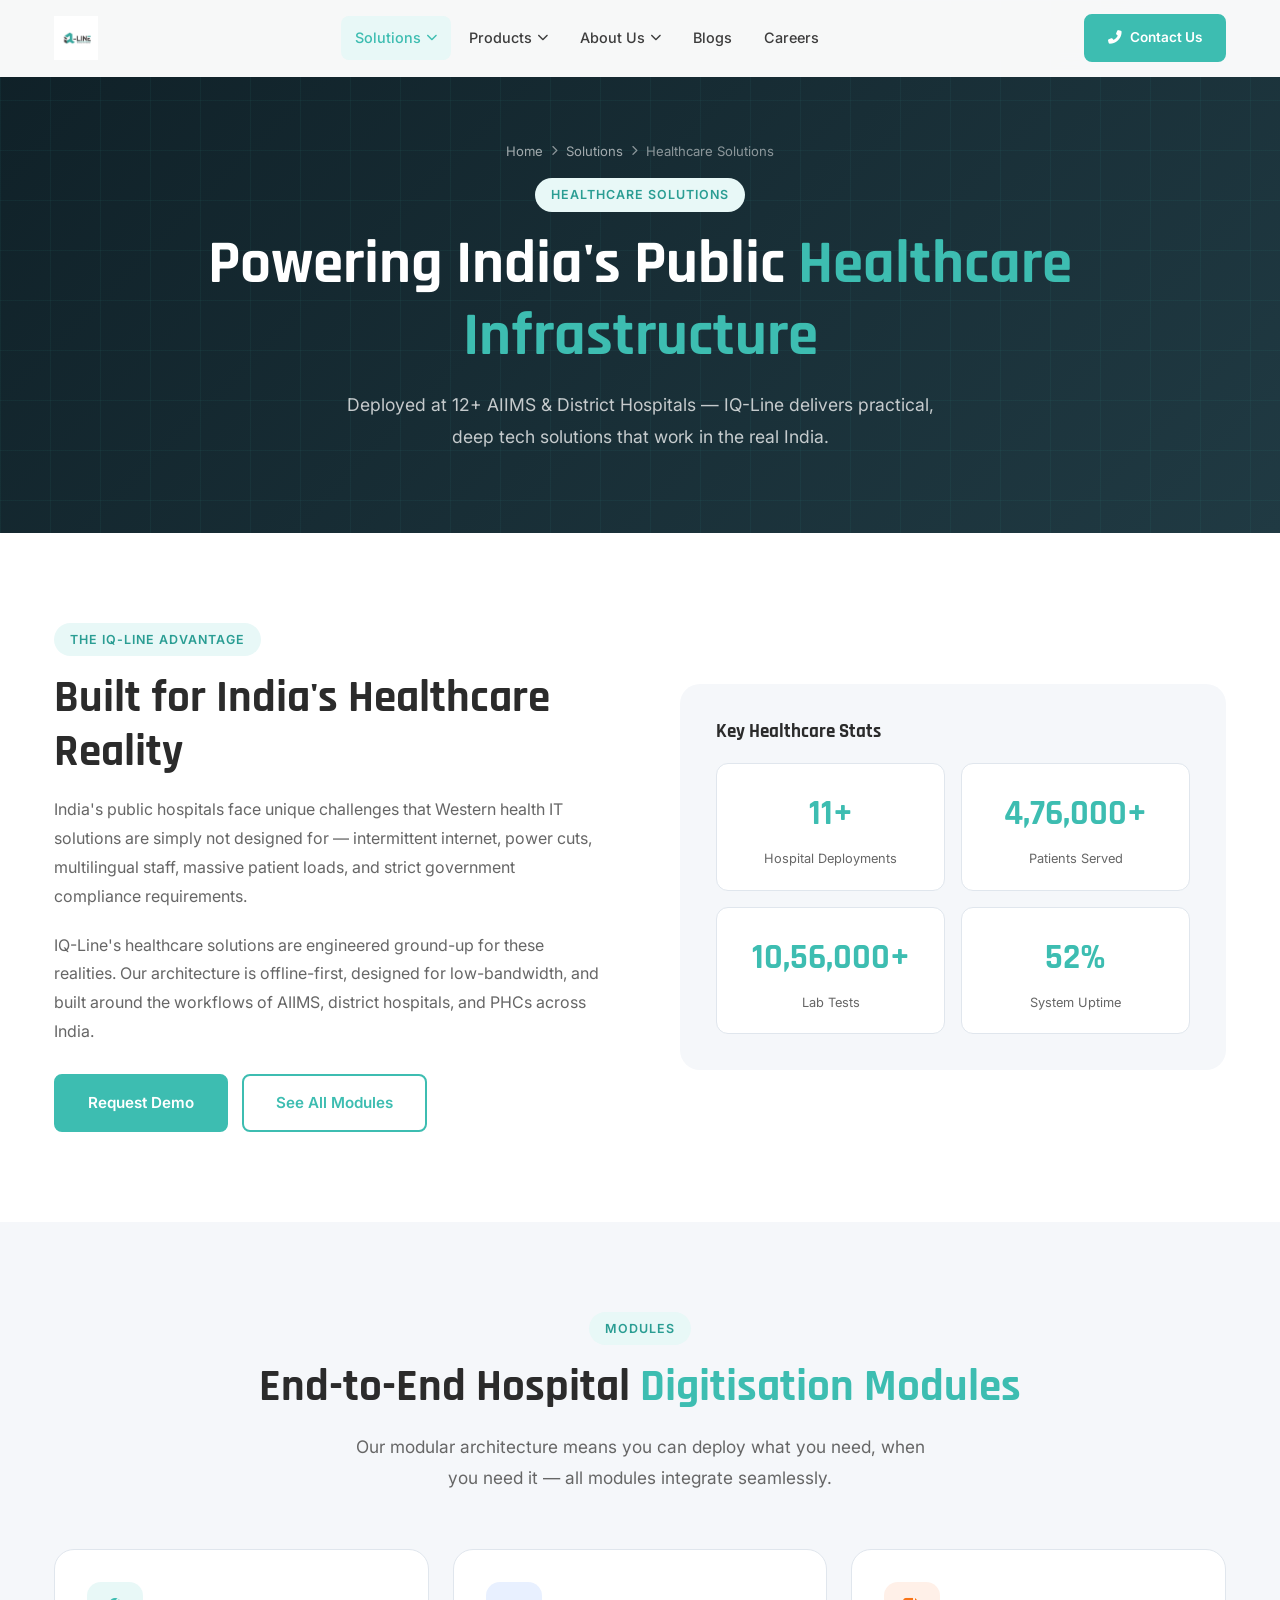
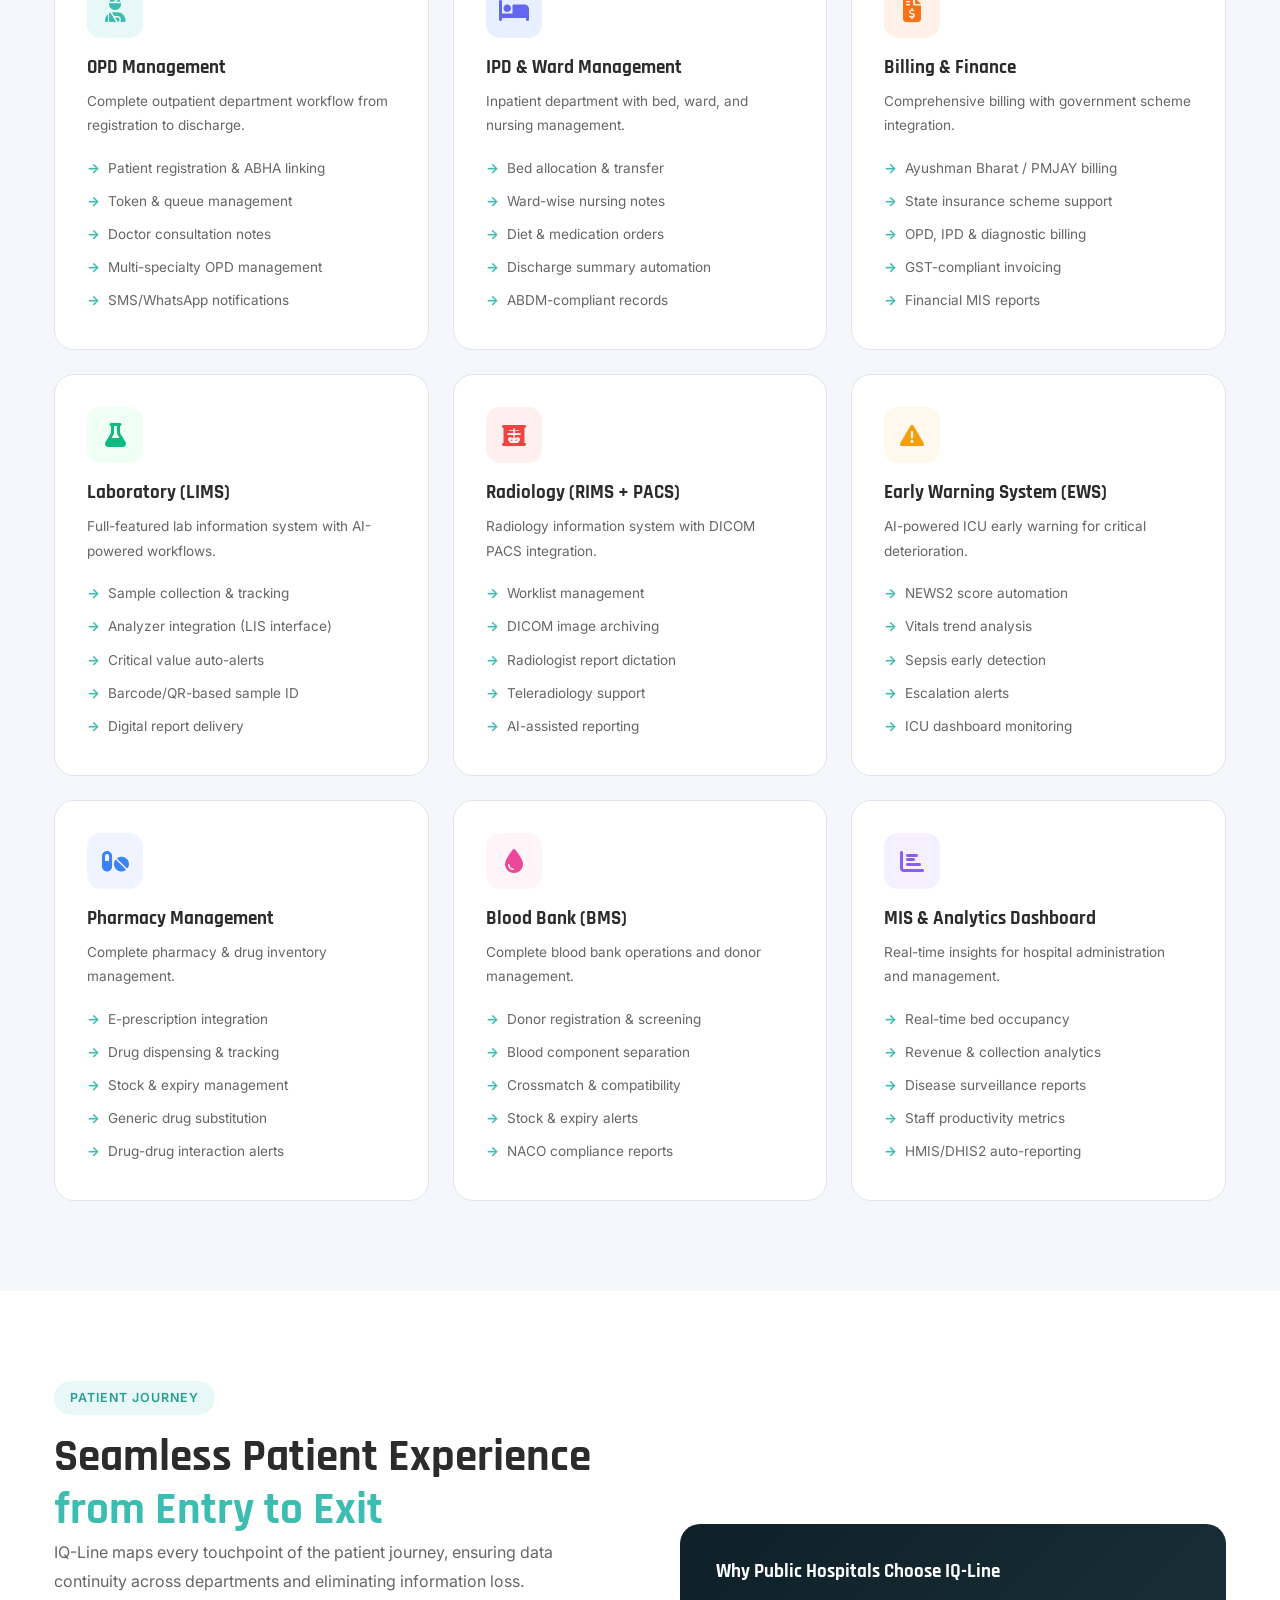
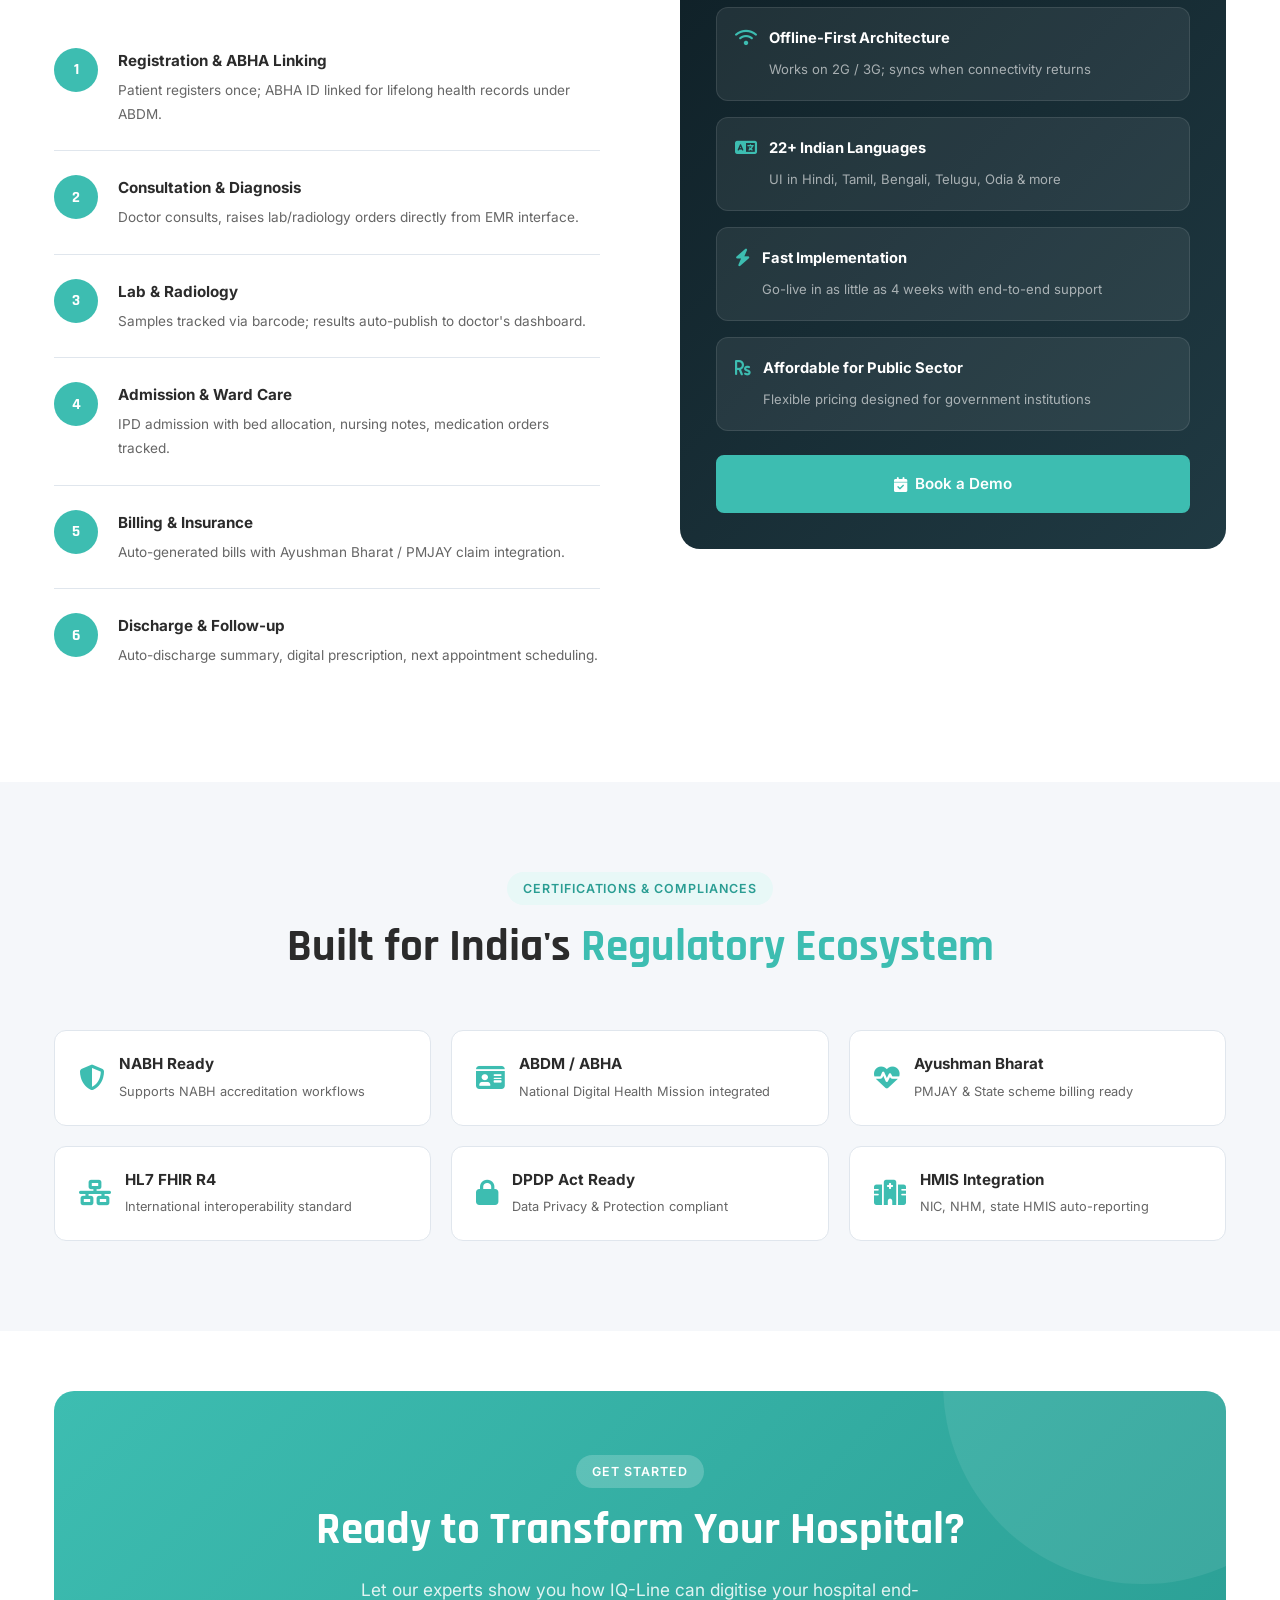
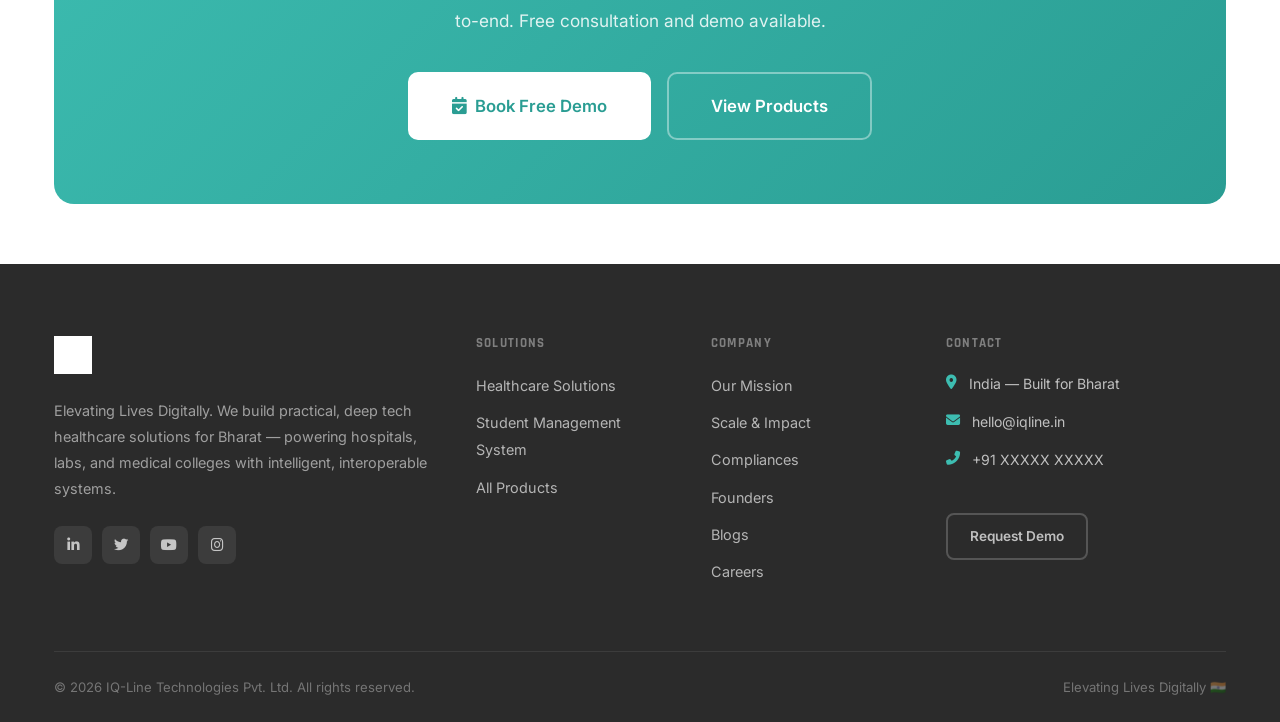
<file: solutions-healthcare.html>
<!DOCTYPE html>
<html lang="en">
<head>
  <meta charset="UTF-8" />
  <meta name="viewport" content="width=device-width, initial-scale=1.0" />
  <title>Healthcare Solutions | IQ-Line — AIIMS & District Hospital Systems</title>
  <meta name="description" content="IQ-Line powers 12+ AIIMS and district hospitals with integrated HIS, LIMS, RIMS and EWS solutions built for Bharat." />
  <link rel="stylesheet" href="css/style.css" />
  <link rel="stylesheet" href="https://cdn.jsdelivr.net/npm/@fortawesome/fontawesome-free@6.4.0/css/all.min.css" />
  <link href="https://fonts.googleapis.com/css2?family=Inter:wght@300;400;500;600;700;800;900&family=Rajdhani:wght@400;500;600;700&display=swap" rel="stylesheet" />
</head>
<body>
<div id="nav-placeholder"></div>

<!-- PAGE HERO -->
<section class="page-hero">
  <div class="container">
    <div class="breadcrumb">
      <a href="index.html">Home</a> <i class="fas fa-chevron-right"></i>
      <a href="solutions.html">Solutions</a> <i class="fas fa-chevron-right"></i>
      Healthcare Solutions
    </div>
    <div class="tag">Healthcare Solutions</div>
    <h1>Powering India's Public <span style="color:#3DBDB1;">Healthcare Infrastructure</span></h1>
    <p>Deployed at 12+ AIIMS & District Hospitals — IQ-Line delivers practical, deep tech solutions that work in the real India.</p>
  </div>
</section>

<!-- INTRO -->
<section class="section-pad">
  <div class="container">
    <div class="split-section">
      <div class="fade-up">
        <div class="tag">The IQ-Line Advantage</div>
        <h2>Built for India's Healthcare Reality</h2>
        <p style="margin:16px 0 20px;">India's public hospitals face unique challenges that Western health IT solutions are simply not designed for — intermittent internet, power cuts, multilingual staff, massive patient loads, and strict government compliance requirements.</p>
        <p style="margin-bottom:28px;">IQ-Line's healthcare solutions are engineered ground-up for these realities. Our architecture is offline-first, designed for low-bandwidth, and built around the workflows of AIIMS, district hospitals, and PHCs across India.</p>
        <div style="display:flex; gap:14px; flex-wrap:wrap;">
          <a href="contact.html" class="btn btn-primary">Request Demo</a>
          <a href="#modules" class="btn btn-outline">See All Modules</a>
        </div>
      </div>
      <div class="fade-up delay-2">
        <div style="background:var(--light-gray); border-radius:var(--radius-lg); padding:36px;">
          <h4 style="margin-bottom:20px; color:var(--darker);">Key Healthcare Stats</h4>
          <div style="display:grid; grid-template-columns:1fr 1fr; gap:16px;">
            <div style="background:white; border-radius:12px; padding:20px; text-align:center; border:1px solid var(--border);">
              <div style="font-size:2.2rem; font-weight:800; color:var(--teal); font-family:'Rajdhani',sans-serif;" data-count="12" data-suffix="+">12+</div>
              <div style="font-size:0.8rem; color:var(--gray); margin-top:4px;">Hospital Deployments</div>
            </div>
            <div style="background:white; border-radius:12px; padding:20px; text-align:center; border:1px solid var(--border);">
              <div style="font-size:2.2rem; font-weight:800; color:var(--teal); font-family:'Rajdhani',sans-serif;" data-count="500000" data-suffix="+">5L+</div>
              <div style="font-size:0.8rem; color:var(--gray); margin-top:4px;">Patients Served</div>
            </div>
            <div style="background:white; border-radius:12px; padding:20px; text-align:center; border:1px solid var(--border);">
              <div style="font-size:2.2rem; font-weight:800; color:var(--teal); font-family:'Rajdhani',sans-serif;" data-count="2000000" data-suffix="+">20L+</div>
              <div style="font-size:0.8rem; color:var(--gray); margin-top:4px;">Lab Tests</div>
            </div>
            <div style="background:white; border-radius:12px; padding:20px; text-align:center; border:1px solid var(--border);">
              <div style="font-size:2.2rem; font-weight:800; color:var(--teal); font-family:'Rajdhani',sans-serif;" data-count="99" data-suffix="%">99%</div>
              <div style="font-size:0.8rem; color:var(--gray); margin-top:4px;">System Uptime</div>
            </div>
          </div>
        </div>
      </div>
    </div>
  </div>
</section>

<!-- MODULES -->
<section class="section-pad" id="modules" style="background:var(--light-gray);">
  <div class="container">
    <div class="text-center section-header fade-up">
      <div class="tag">Modules</div>
      <h2>End-to-End Hospital <span class="highlight">Digitisation Modules</span></h2>
      <p>Our modular architecture means you can deploy what you need, when you need it — all modules integrate seamlessly.</p>
    </div>
    <div style="display:grid; grid-template-columns:repeat(3,1fr); gap:24px;">
      <div class="hc-module-card fade-up">
        <div class="mod-icon" style="background:#e8f8f7; color:#3DBDB1;"><i class="fas fa-user-injured"></i></div>
        <h4>OPD Management</h4>
        <p style="font-size:0.85rem; color:var(--gray); margin-bottom:14px;">Complete outpatient department workflow from registration to discharge.</p>
        <ul>
          <li>Patient registration & ABHA linking</li>
          <li>Token & queue management</li>
          <li>Doctor consultation notes</li>
          <li>Multi-specialty OPD management</li>
          <li>SMS/WhatsApp notifications</li>
        </ul>
      </div>
      <div class="hc-module-card fade-up delay-1">
        <div class="mod-icon" style="background:#e8f0ff; color:#6366f1;"><i class="fas fa-bed"></i></div>
        <h4>IPD & Ward Management</h4>
        <p style="font-size:0.85rem; color:var(--gray); margin-bottom:14px;">Inpatient department with bed, ward, and nursing management.</p>
        <ul>
          <li>Bed allocation & transfer</li>
          <li>Ward-wise nursing notes</li>
          <li>Diet & medication orders</li>
          <li>Discharge summary automation</li>
          <li>ABDM-compliant records</li>
        </ul>
      </div>
      <div class="hc-module-card fade-up delay-2">
        <div class="mod-icon" style="background:#fff0e8; color:#f97316;"><i class="fas fa-file-invoice-dollar"></i></div>
        <h4>Billing & Finance</h4>
        <p style="font-size:0.85rem; color:var(--gray); margin-bottom:14px;">Comprehensive billing with government scheme integration.</p>
        <ul>
          <li>Ayushman Bharat / PMJAY billing</li>
          <li>State insurance scheme support</li>
          <li>OPD, IPD & diagnostic billing</li>
          <li>GST-compliant invoicing</li>
          <li>Financial MIS reports</li>
        </ul>
      </div>
      <div class="hc-module-card fade-up">
        <div class="mod-icon" style="background:#f0fff4; color:#10b981;"><i class="fas fa-flask"></i></div>
        <h4>Laboratory (LIMS)</h4>
        <p style="font-size:0.85rem; color:var(--gray); margin-bottom:14px;">Full-featured lab information system with AI-powered workflows.</p>
        <ul>
          <li>Sample collection & tracking</li>
          <li>Analyzer integration (LIS interface)</li>
          <li>Critical value auto-alerts</li>
          <li>Barcode/QR-based sample ID</li>
          <li>Digital report delivery</li>
        </ul>
      </div>
      <div class="hc-module-card fade-up delay-1">
        <div class="mod-icon" style="background:#fff0f0; color:#ef4444;"><i class="fas fa-x-ray"></i></div>
        <h4>Radiology (RIMS + PACS)</h4>
        <p style="font-size:0.85rem; color:var(--gray); margin-bottom:14px;">Radiology information system with DICOM PACS integration.</p>
        <ul>
          <li>Worklist management</li>
          <li>DICOM image archiving</li>
          <li>Radiologist report dictation</li>
          <li>Teleradiology support</li>
          <li>AI-assisted reporting</li>
        </ul>
      </div>
      <div class="hc-module-card fade-up delay-2">
        <div class="mod-icon" style="background:#fef9ec; color:#f59e0b;"><i class="fas fa-exclamation-triangle"></i></div>
        <h4>Early Warning System (EWS)</h4>
        <p style="font-size:0.85rem; color:var(--gray); margin-bottom:14px;">AI-powered ICU early warning for critical deterioration.</p>
        <ul>
          <li>NEWS2 score automation</li>
          <li>Vitals trend analysis</li>
          <li>Sepsis early detection</li>
          <li>Escalation alerts</li>
          <li>ICU dashboard monitoring</li>
        </ul>
      </div>
      <div class="hc-module-card fade-up">
        <div class="mod-icon" style="background:#f0f4ff; color:#3b82f6;"><i class="fas fa-pills"></i></div>
        <h4>Pharmacy Management</h4>
        <p style="font-size:0.85rem; color:var(--gray); margin-bottom:14px;">Complete pharmacy & drug inventory management.</p>
        <ul>
          <li>E-prescription integration</li>
          <li>Drug dispensing & tracking</li>
          <li>Stock & expiry management</li>
          <li>Generic drug substitution</li>
          <li>Drug-drug interaction alerts</li>
        </ul>
      </div>
      <div class="hc-module-card fade-up delay-1">
        <div class="mod-icon" style="background:#fff5f8; color:#ec4899;"><i class="fas fa-tint"></i></div>
        <h4>Blood Bank (BMS)</h4>
        <p style="font-size:0.85rem; color:var(--gray); margin-bottom:14px;">Complete blood bank operations and donor management.</p>
        <ul>
          <li>Donor registration & screening</li>
          <li>Blood component separation</li>
          <li>Crossmatch & compatibility</li>
          <li>Stock & expiry alerts</li>
          <li>NACO compliance reports</li>
        </ul>
      </div>
      <div class="hc-module-card fade-up delay-2">
        <div class="mod-icon" style="background:#f4f0ff; color:#8b5cf6;"><i class="fas fa-chart-bar"></i></div>
        <h4>MIS & Analytics Dashboard</h4>
        <p style="font-size:0.85rem; color:var(--gray); margin-bottom:14px;">Real-time insights for hospital administration and management.</p>
        <ul>
          <li>Real-time bed occupancy</li>
          <li>Revenue & collection analytics</li>
          <li>Disease surveillance reports</li>
          <li>Staff productivity metrics</li>
          <li>HMIS/DHIS2 auto-reporting</li>
        </ul>
      </div>
    </div>
  </div>
</section>

<!-- WORKFLOW -->
<section class="section-pad">
  <div class="container">
    <div class="split-section">
      <div class="fade-up">
        <div class="tag">Patient Journey</div>
        <h2>Seamless Patient Experience <span class="highlight">from Entry to Exit</span></h2>
        <p style="margin-bottom:28px;">IQ-Line maps every touchpoint of the patient journey, ensuring data continuity across departments and eliminating information loss.</p>
        <div>
          <div class="workflow-step">
            <div class="step-num">1</div>
            <div>
              <strong style="display:block; font-size:0.95rem; color:var(--darker); margin-bottom:4px;">Registration & ABHA Linking</strong>
              <p style="font-size:0.85rem; margin:0;">Patient registers once; ABHA ID linked for lifelong health records under ABDM.</p>
            </div>
          </div>
          <div class="workflow-step">
            <div class="step-num">2</div>
            <div>
              <strong style="display:block; font-size:0.95rem; color:var(--darker); margin-bottom:4px;">Consultation & Diagnosis</strong>
              <p style="font-size:0.85rem; margin:0;">Doctor consults, raises lab/radiology orders directly from EMR interface.</p>
            </div>
          </div>
          <div class="workflow-step">
            <div class="step-num">3</div>
            <div>
              <strong style="display:block; font-size:0.95rem; color:var(--darker); margin-bottom:4px;">Lab & Radiology</strong>
              <p style="font-size:0.85rem; margin:0;">Samples tracked via barcode; results auto-publish to doctor's dashboard.</p>
            </div>
          </div>
          <div class="workflow-step">
            <div class="step-num">4</div>
            <div>
              <strong style="display:block; font-size:0.95rem; color:var(--darker); margin-bottom:4px;">Admission & Ward Care</strong>
              <p style="font-size:0.85rem; margin:0;">IPD admission with bed allocation, nursing notes, medication orders tracked.</p>
            </div>
          </div>
          <div class="workflow-step">
            <div class="step-num">5</div>
            <div>
              <strong style="display:block; font-size:0.95rem; color:var(--darker); margin-bottom:4px;">Billing & Insurance</strong>
              <p style="font-size:0.85rem; margin:0;">Auto-generated bills with Ayushman Bharat / PMJAY claim integration.</p>
            </div>
          </div>
          <div class="workflow-step">
            <div class="step-num">6</div>
            <div>
              <strong style="display:block; font-size:0.95rem; color:var(--darker); margin-bottom:4px;">Discharge & Follow-up</strong>
              <p style="font-size:0.85rem; margin:0;">Auto-discharge summary, digital prescription, next appointment scheduling.</p>
            </div>
          </div>
        </div>
      </div>
      <div class="fade-up delay-2">
        <div style="background:linear-gradient(135deg,#0f2027,#203a43); border-radius:var(--radius-lg); padding:36px; color:white;">
          <h4 style="color:white; margin-bottom:24px; font-size:1.2rem;">Why Public Hospitals Choose IQ-Line</h4>
          <div style="display:flex; flex-direction:column; gap:16px;">
            <div style="background:rgba(255,255,255,0.07); border-radius:12px; padding:18px; border:1px solid rgba(255,255,255,0.1);">
              <div style="display:flex; gap:12px; align-items:flex-start;">
                <i class="fas fa-wifi" style="color:#3DBDB1; margin-top:3px; font-size:1.1rem; flex-shrink:0;"></i>
                <div>
                  <strong style="display:block; font-size:0.92rem; margin-bottom:4px;">Offline-First Architecture</strong>
                  <span style="font-size:0.82rem; color:rgba(255,255,255,0.6);">Works on 2G / 3G; syncs when connectivity returns</span>
                </div>
              </div>
            </div>
            <div style="background:rgba(255,255,255,0.07); border-radius:12px; padding:18px; border:1px solid rgba(255,255,255,0.1);">
              <div style="display:flex; gap:12px; align-items:flex-start;">
                <i class="fas fa-language" style="color:#3DBDB1; margin-top:3px; font-size:1.1rem; flex-shrink:0;"></i>
                <div>
                  <strong style="display:block; font-size:0.92rem; margin-bottom:4px;">22+ Indian Languages</strong>
                  <span style="font-size:0.82rem; color:rgba(255,255,255,0.6);">UI in Hindi, Tamil, Bengali, Telugu, Odia & more</span>
                </div>
              </div>
            </div>
            <div style="background:rgba(255,255,255,0.07); border-radius:12px; padding:18px; border:1px solid rgba(255,255,255,0.1);">
              <div style="display:flex; gap:12px; align-items:flex-start;">
                <i class="fas fa-bolt" style="color:#3DBDB1; margin-top:3px; font-size:1.1rem; flex-shrink:0;"></i>
                <div>
                  <strong style="display:block; font-size:0.92rem; margin-bottom:4px;">Fast Implementation</strong>
                  <span style="font-size:0.82rem; color:rgba(255,255,255,0.6);">Go-live in as little as 4 weeks with end-to-end support</span>
                </div>
              </div>
            </div>
            <div style="background:rgba(255,255,255,0.07); border-radius:12px; padding:18px; border:1px solid rgba(255,255,255,0.1);">
              <div style="display:flex; gap:12px; align-items:flex-start;">
                <i class="fas fa-rupee-sign" style="color:#3DBDB1; margin-top:3px; font-size:1.1rem; flex-shrink:0;"></i>
                <div>
                  <strong style="display:block; font-size:0.92rem; margin-bottom:4px;">Affordable for Public Sector</strong>
                  <span style="font-size:0.82rem; color:rgba(255,255,255,0.6);">Flexible pricing designed for government institutions</span>
                </div>
              </div>
            </div>
            <a href="contact.html" class="btn btn-primary" style="margin-top:8px; justify-content:center;">
              <i class="fas fa-calendar-check"></i> Book a Demo
            </a>
          </div>
        </div>
      </div>
    </div>
  </div>
</section>

<!-- COMPLIANCES -->
<section class="section-pad" style="background:var(--light-gray);">
  <div class="container">
    <div class="text-center section-header fade-up">
      <div class="tag">Certifications & Compliances</div>
      <h2>Built for India's <span class="highlight">Regulatory Ecosystem</span></h2>
    </div>
    <div style="display:grid; grid-template-columns:repeat(3,1fr); gap:20px;">
      <div class="compliance-badge fade-up"><i class="fas fa-shield-alt"></i><div><strong>NABH Ready</strong><span>Supports NABH accreditation workflows</span></div></div>
      <div class="compliance-badge fade-up delay-1"><i class="fas fa-id-card"></i><div><strong>ABDM / ABHA</strong><span>National Digital Health Mission integrated</span></div></div>
      <div class="compliance-badge fade-up delay-2"><i class="fas fa-heartbeat"></i><div><strong>Ayushman Bharat</strong><span>PMJAY & State scheme billing ready</span></div></div>
      <div class="compliance-badge fade-up"><i class="fas fa-network-wired"></i><div><strong>HL7 FHIR R4</strong><span>International interoperability standard</span></div></div>
      <div class="compliance-badge fade-up delay-1"><i class="fas fa-lock"></i><div><strong>DPDP Act Ready</strong><span>Data Privacy & Protection compliant</span></div></div>
      <div class="compliance-badge fade-up delay-2"><i class="fas fa-hospital"></i><div><strong>HMIS Integration</strong><span>NIC, NHM, state HMIS auto-reporting</span></div></div>
    </div>
  </div>
</section>

<!-- CTA -->
<section class="section-pad-sm">
  <div class="container">
    <div class="cta-banner fade-up">
      <div class="tag" style="background:rgba(255,255,255,0.2);color:white;">Get Started</div>
      <h2>Ready to Transform Your Hospital?</h2>
      <p>Let our experts show you how IQ-Line can digitise your hospital end-to-end. Free consultation and demo available.</p>
      <div style="display:flex;gap:16px;justify-content:center;flex-wrap:wrap;">
        <a href="contact.html" class="btn btn-white btn-lg"><i class="fas fa-calendar-check"></i> Book Free Demo</a>
        <a href="products.html" class="btn btn-lg" style="border:2px solid rgba(255,255,255,0.4);color:white;background:transparent;">View Products</a>
      </div>
    </div>
  </div>
</section>

<div id="footer-placeholder"></div>
<script src="js/main.js"></script>
<script>
  document.getElementById('nav-placeholder').innerHTML = buildNav('solutions');
  document.getElementById('footer-placeholder').innerHTML = buildFooter();
</script>
</body>
</html>
</file>
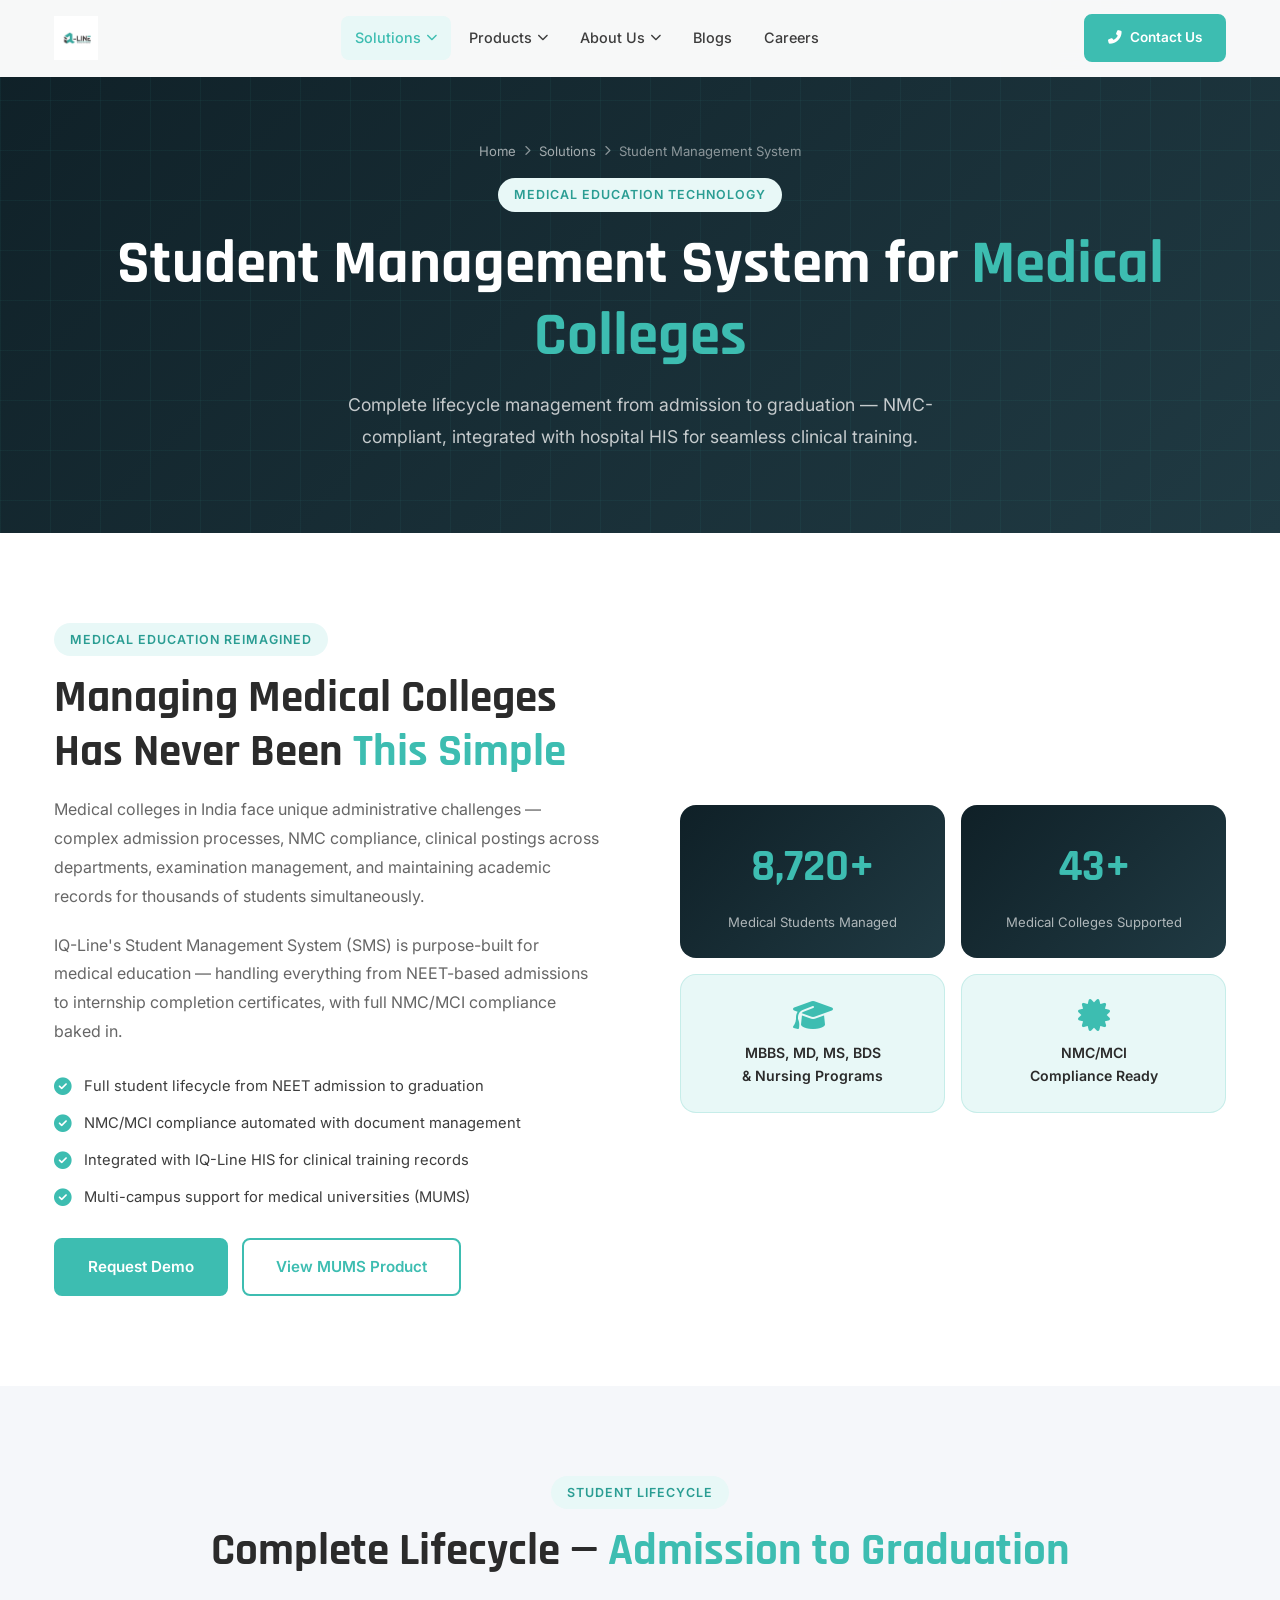
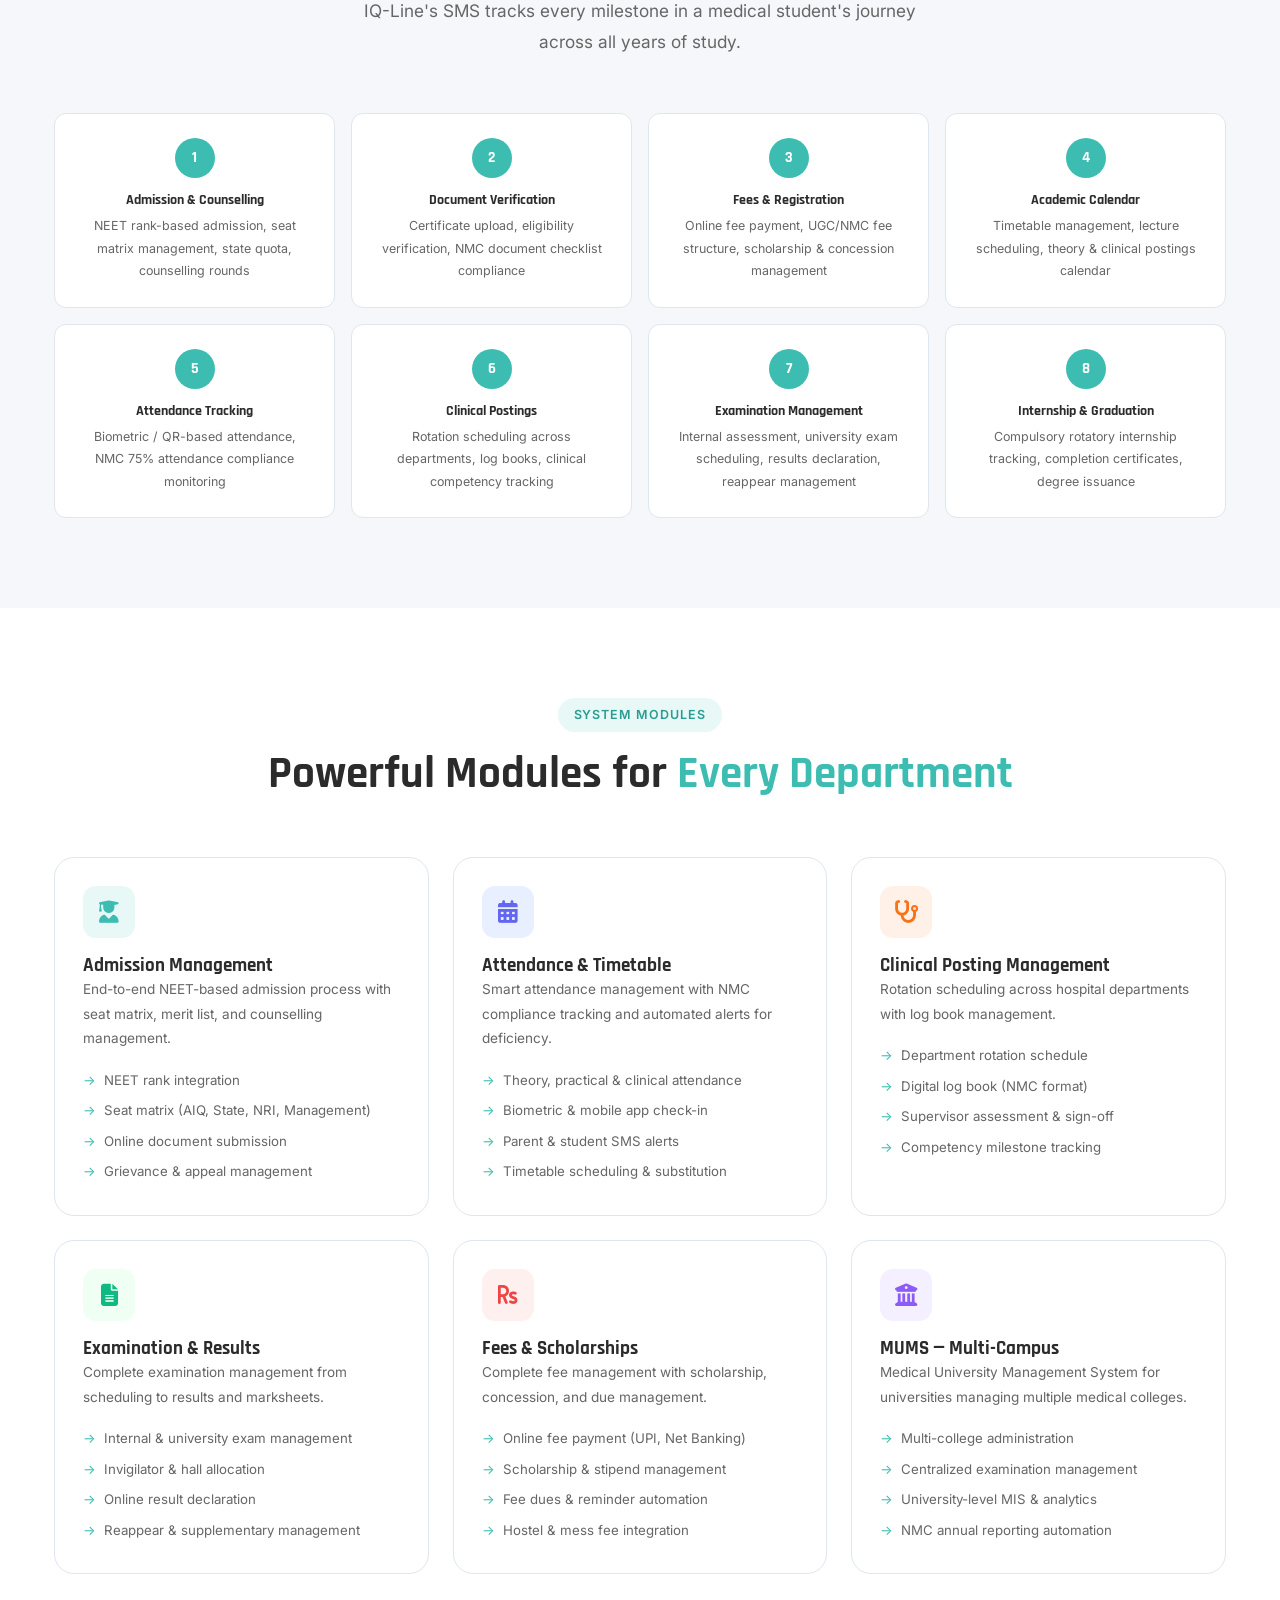
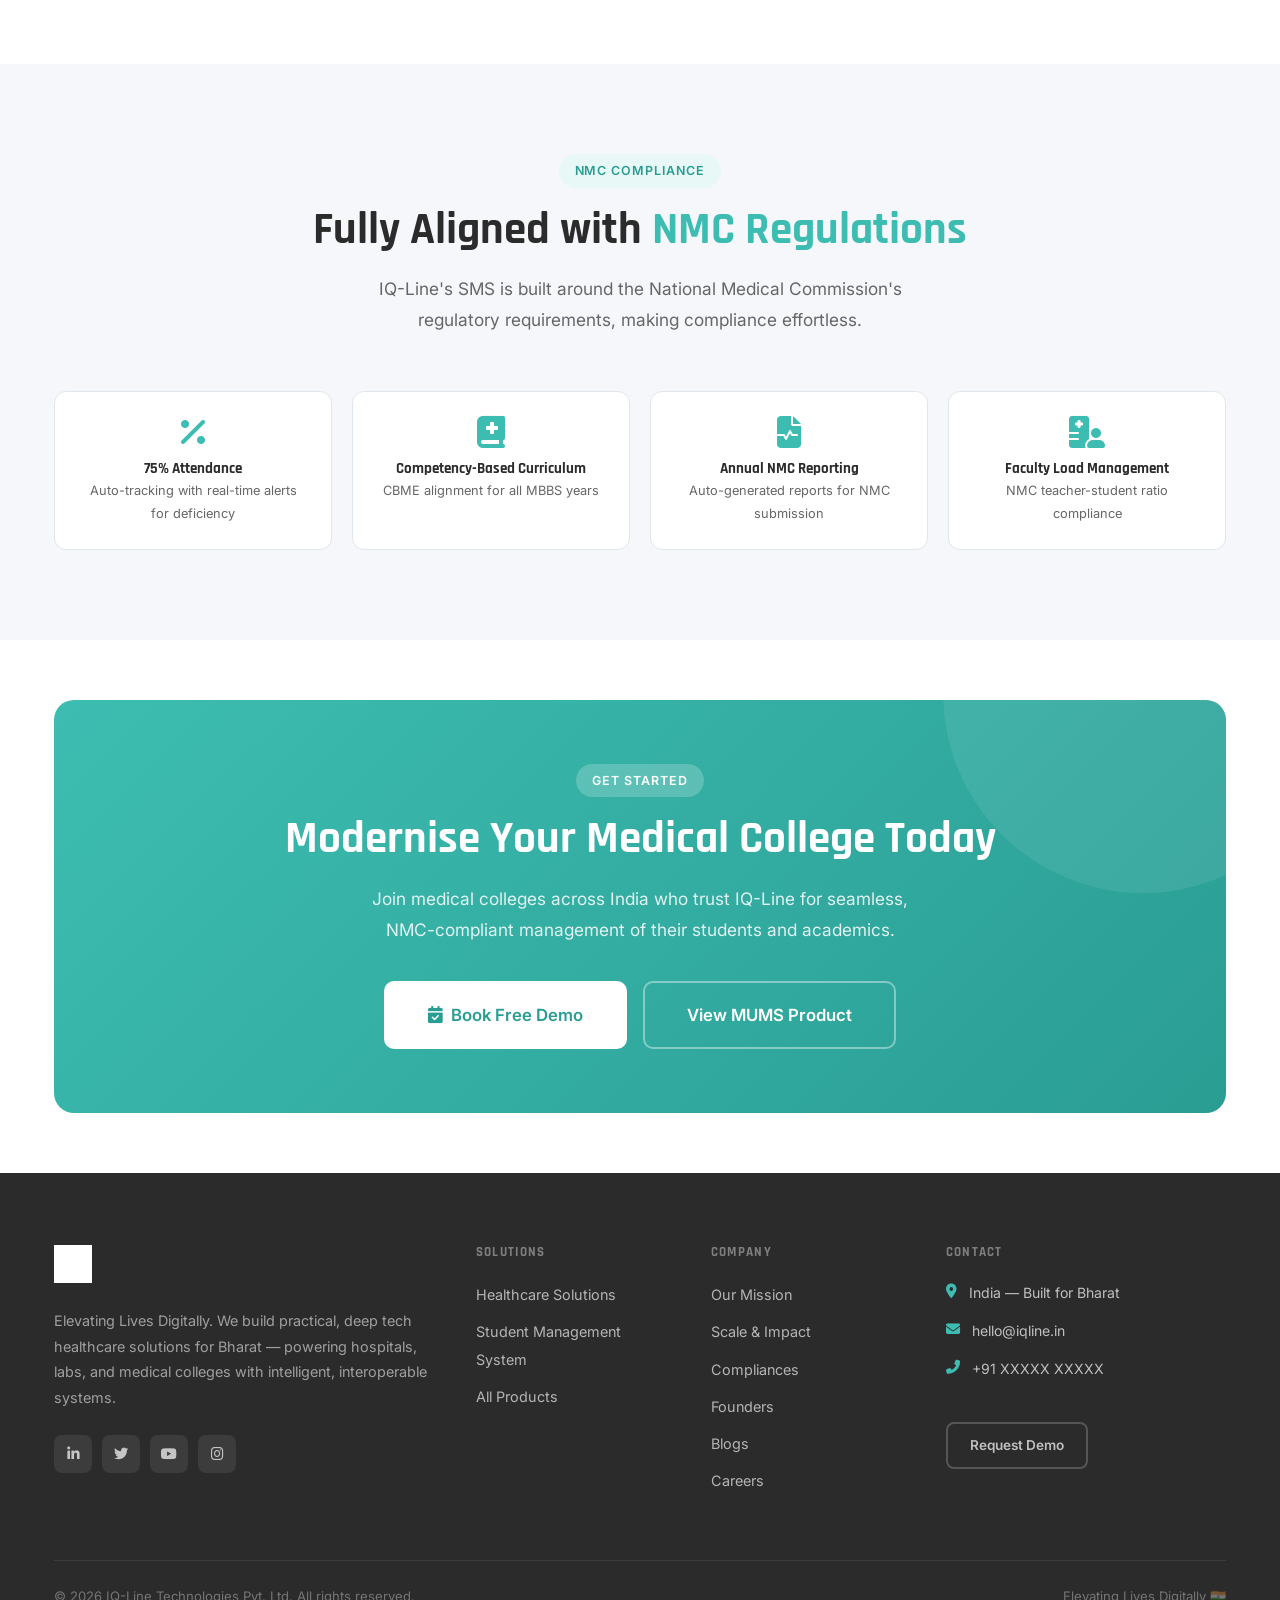
<file: solutions-sms.html>
<!DOCTYPE html>
<html lang="en">
<head>
  <meta charset="UTF-8" />
  <meta name="viewport" content="width=device-width, initial-scale=1.0" />
  <title>Student Management System | IQ-Line — Medical College Lifecycle Management</title>
  <meta name="description" content="IQ-Line's Medical University Management System (MUMS) covers the complete lifecycle of medical college students — from admission to examinations." />
  <link rel="stylesheet" href="css/style.css" />
  <link rel="stylesheet" href="https://cdn.jsdelivr.net/npm/@fortawesome/fontawesome-free@6.4.0/css/all.min.css" />
  <link href="https://fonts.googleapis.com/css2?family=Inter:wght@300;400;500;600;700;800;900&family=Rajdhani:wght@400;500;600;700&display=swap" rel="stylesheet" />
</head>
<body>
<div id="nav-placeholder"></div>

<!-- PAGE HERO -->
<section class="page-hero">
  <div class="container">
    <div class="breadcrumb">
      <a href="index.html">Home</a> <i class="fas fa-chevron-right"></i>
      <a href="solutions.html">Solutions</a> <i class="fas fa-chevron-right"></i>
      Student Management System
    </div>
    <div class="tag">Medical Education Technology</div>
    <h1>Student Management System for <span style="color:#3DBDB1;">Medical Colleges</span></h1>
    <p>Complete lifecycle management from admission to graduation — NMC-compliant, integrated with hospital HIS for seamless clinical training.</p>
  </div>
</section>

<!-- INTRO -->
<section class="section-pad">
  <div class="container">
    <div class="split-section">
      <div class="fade-up">
        <div class="tag">Medical Education Reimagined</div>
        <h2>Managing Medical Colleges Has Never Been <span class="highlight">This Simple</span></h2>
        <p style="margin:16px 0 20px;">Medical colleges in India face unique administrative challenges — complex admission processes, NMC compliance, clinical postings across departments, examination management, and maintaining academic records for thousands of students simultaneously.</p>
        <p style="margin-bottom:28px;">IQ-Line's Student Management System (SMS) is purpose-built for medical education — handling everything from NEET-based admissions to internship completion certificates, with full NMC/MCI compliance baked in.</p>
        <ul style="list-style:none; display:flex; flex-direction:column; gap:12px;">
          <li style="display:flex; gap:12px; align-items:center; font-size:0.92rem;">
            <i class="fas fa-check-circle" style="color:var(--teal); font-size:1.1rem; flex-shrink:0;"></i>
            Full student lifecycle from NEET admission to graduation
          </li>
          <li style="display:flex; gap:12px; align-items:center; font-size:0.92rem;">
            <i class="fas fa-check-circle" style="color:var(--teal); font-size:1.1rem; flex-shrink:0;"></i>
            NMC/MCI compliance automated with document management
          </li>
          <li style="display:flex; gap:12px; align-items:center; font-size:0.92rem;">
            <i class="fas fa-check-circle" style="color:var(--teal); font-size:1.1rem; flex-shrink:0;"></i>
            Integrated with IQ-Line HIS for clinical training records
          </li>
          <li style="display:flex; gap:12px; align-items:center; font-size:0.92rem;">
            <i class="fas fa-check-circle" style="color:var(--teal); font-size:1.1rem; flex-shrink:0;"></i>
            Multi-campus support for medical universities (MUMS)
          </li>
        </ul>
        <div style="margin-top:28px; display:flex; gap:14px; flex-wrap:wrap;">
          <a href="contact.html" class="btn btn-primary">Request Demo</a>
          <a href="products.html#mums" class="btn btn-outline">View MUMS Product</a>
        </div>
      </div>
      <div class="fade-up delay-2">
        <div style="display:grid; grid-template-columns:1fr 1fr; gap:16px;">
          <div style="background:linear-gradient(135deg,#0f2027,#203a43); border-radius:16px; padding:24px; color:white; text-align:center;">
            <div style="font-size:2.8rem; font-weight:800; color:var(--teal); font-family:'Rajdhani',sans-serif;" data-count="10000" data-suffix="+">10K+</div>
            <div style="font-size:0.82rem; color:rgba(255,255,255,0.65); margin-top:6px;">Medical Students Managed</div>
          </div>
          <div style="background:linear-gradient(135deg,#0f2027,#203a43); border-radius:16px; padding:24px; color:white; text-align:center;">
            <div style="font-size:2.8rem; font-weight:800; color:var(--teal); font-family:'Rajdhani',sans-serif;" data-count="50" data-suffix="+">50+</div>
            <div style="font-size:0.82rem; color:rgba(255,255,255,0.65); margin-top:6px;">Medical Colleges Supported</div>
          </div>
          <div style="background:var(--teal-light); border-radius:16px; padding:24px; text-align:center; border:1px solid rgba(61,189,177,0.2);">
            <i class="fas fa-graduation-cap" style="font-size:2rem; color:var(--teal); margin-bottom:10px;"></i>
            <div style="font-size:0.88rem; font-weight:600; color:var(--darker);">MBBS, MD, MS, BDS<br>& Nursing Programs</div>
          </div>
          <div style="background:var(--teal-light); border-radius:16px; padding:24px; text-align:center; border:1px solid rgba(61,189,177,0.2);">
            <i class="fas fa-certificate" style="font-size:2rem; color:var(--teal); margin-bottom:10px;"></i>
            <div style="font-size:0.88rem; font-weight:600; color:var(--darker);">NMC/MCI<br>Compliance Ready</div>
          </div>
        </div>
      </div>
    </div>
  </div>
</section>

<!-- LIFECYCLE -->
<section class="section-pad" style="background:var(--light-gray);">
  <div class="container">
    <div class="text-center section-header fade-up">
      <div class="tag">Student Lifecycle</div>
      <h2>Complete Lifecycle — <span class="highlight">Admission to Graduation</span></h2>
      <p>IQ-Line's SMS tracks every milestone in a medical student's journey across all years of study.</p>
    </div>
    <div style="display:grid; grid-template-columns:repeat(4,1fr); gap:16px;">
      <div class="lifecycle-item fade-up">
        <div class="lc-num">1</div>
        <h5>Admission & Counselling</h5>
        <p>NEET rank-based admission, seat matrix management, state quota, counselling rounds</p>
      </div>
      <div class="lifecycle-item fade-up delay-1">
        <div class="lc-num">2</div>
        <h5>Document Verification</h5>
        <p>Certificate upload, eligibility verification, NMC document checklist compliance</p>
      </div>
      <div class="lifecycle-item fade-up delay-2">
        <div class="lc-num">3</div>
        <h5>Fees & Registration</h5>
        <p>Online fee payment, UGC/NMC fee structure, scholarship & concession management</p>
      </div>
      <div class="lifecycle-item fade-up delay-3">
        <div class="lc-num">4</div>
        <h5>Academic Calendar</h5>
        <p>Timetable management, lecture scheduling, theory & clinical postings calendar</p>
      </div>
      <div class="lifecycle-item fade-up">
        <div class="lc-num">5</div>
        <h5>Attendance Tracking</h5>
        <p>Biometric / QR-based attendance, NMC 75% attendance compliance monitoring</p>
      </div>
      <div class="lifecycle-item fade-up delay-1">
        <div class="lc-num">6</div>
        <h5>Clinical Postings</h5>
        <p>Rotation scheduling across departments, log books, clinical competency tracking</p>
      </div>
      <div class="lifecycle-item fade-up delay-2">
        <div class="lc-num">7</div>
        <h5>Examination Management</h5>
        <p>Internal assessment, university exam scheduling, results declaration, reappear management</p>
      </div>
      <div class="lifecycle-item fade-up delay-3">
        <div class="lc-num">8</div>
        <h5>Internship & Graduation</h5>
        <p>Compulsory rotatory internship tracking, completion certificates, degree issuance</p>
      </div>
    </div>
  </div>
</section>

<!-- MODULES -->
<section class="section-pad">
  <div class="container">
    <div class="text-center section-header fade-up">
      <div class="tag">System Modules</div>
      <h2>Powerful Modules for <span class="highlight">Every Department</span></h2>
    </div>
    <div style="display:grid; grid-template-columns:repeat(3,1fr); gap:24px;">
      <div class="sms-module fade-up">
        <div class="sms-icon" style="background:#e8f8f7;color:#3DBDB1;"><i class="fas fa-user-graduate"></i></div>
        <h4>Admission Management</h4>
        <p style="font-size:0.85rem; margin-bottom:14px;">End-to-end NEET-based admission process with seat matrix, merit list, and counselling management.</p>
        <ul style="list-style:none; font-size:0.83rem; color:var(--gray);">
          <li style="padding:4px 0; display:flex;gap:8px;"><span style="color:var(--teal);">→</span> NEET rank integration</li>
          <li style="padding:4px 0; display:flex;gap:8px;"><span style="color:var(--teal);">→</span> Seat matrix (AIQ, State, NRI, Management)</li>
          <li style="padding:4px 0; display:flex;gap:8px;"><span style="color:var(--teal);">→</span> Online document submission</li>
          <li style="padding:4px 0; display:flex;gap:8px;"><span style="color:var(--teal);">→</span> Grievance & appeal management</li>
        </ul>
      </div>
      <div class="sms-module fade-up delay-1">
        <div class="sms-icon" style="background:#e8f0ff;color:#6366f1;"><i class="fas fa-calendar-alt"></i></div>
        <h4>Attendance & Timetable</h4>
        <p style="font-size:0.85rem; margin-bottom:14px;">Smart attendance management with NMC compliance tracking and automated alerts for deficiency.</p>
        <ul style="list-style:none; font-size:0.83rem; color:var(--gray);">
          <li style="padding:4px 0; display:flex;gap:8px;"><span style="color:var(--teal);">→</span> Theory, practical & clinical attendance</li>
          <li style="padding:4px 0; display:flex;gap:8px;"><span style="color:var(--teal);">→</span> Biometric & mobile app check-in</li>
          <li style="padding:4px 0; display:flex;gap:8px;"><span style="color:var(--teal);">→</span> Parent & student SMS alerts</li>
          <li style="padding:4px 0; display:flex;gap:8px;"><span style="color:var(--teal);">→</span> Timetable scheduling & substitution</li>
        </ul>
      </div>
      <div class="sms-module fade-up delay-2">
        <div class="sms-icon" style="background:#fff0e8;color:#f97316;"><i class="fas fa-stethoscope"></i></div>
        <h4>Clinical Posting Management</h4>
        <p style="font-size:0.85rem; margin-bottom:14px;">Rotation scheduling across hospital departments with log book management.</p>
        <ul style="list-style:none; font-size:0.83rem; color:var(--gray);">
          <li style="padding:4px 0; display:flex;gap:8px;"><span style="color:var(--teal);">→</span> Department rotation schedule</li>
          <li style="padding:4px 0; display:flex;gap:8px;"><span style="color:var(--teal);">→</span> Digital log book (NMC format)</li>
          <li style="padding:4px 0; display:flex;gap:8px;"><span style="color:var(--teal);">→</span> Supervisor assessment & sign-off</li>
          <li style="padding:4px 0; display:flex;gap:8px;"><span style="color:var(--teal);">→</span> Competency milestone tracking</li>
        </ul>
      </div>
      <div class="sms-module fade-up">
        <div class="sms-icon" style="background:#f0fff4;color:#10b981;"><i class="fas fa-file-alt"></i></div>
        <h4>Examination & Results</h4>
        <p style="font-size:0.85rem; margin-bottom:14px;">Complete examination management from scheduling to results and marksheets.</p>
        <ul style="list-style:none; font-size:0.83rem; color:var(--gray);">
          <li style="padding:4px 0; display:flex;gap:8px;"><span style="color:var(--teal);">→</span> Internal & university exam management</li>
          <li style="padding:4px 0; display:flex;gap:8px;"><span style="color:var(--teal);">→</span> Invigilator & hall allocation</li>
          <li style="padding:4px 0; display:flex;gap:8px;"><span style="color:var(--teal);">→</span> Online result declaration</li>
          <li style="padding:4px 0; display:flex;gap:8px;"><span style="color:var(--teal);">→</span> Reappear & supplementary management</li>
        </ul>
      </div>
      <div class="sms-module fade-up delay-1">
        <div class="sms-icon" style="background:#fff0f0;color:#ef4444;"><i class="fas fa-rupee-sign"></i></div>
        <h4>Fees & Scholarships</h4>
        <p style="font-size:0.85rem; margin-bottom:14px;">Complete fee management with scholarship, concession, and due management.</p>
        <ul style="list-style:none; font-size:0.83rem; color:var(--gray);">
          <li style="padding:4px 0; display:flex;gap:8px;"><span style="color:var(--teal);">→</span> Online fee payment (UPI, Net Banking)</li>
          <li style="padding:4px 0; display:flex;gap:8px;"><span style="color:var(--teal);">→</span> Scholarship & stipend management</li>
          <li style="padding:4px 0; display:flex;gap:8px;"><span style="color:var(--teal);">→</span> Fee dues & reminder automation</li>
          <li style="padding:4px 0; display:flex;gap:8px;"><span style="color:var(--teal);">→</span> Hostel & mess fee integration</li>
        </ul>
      </div>
      <div class="sms-module fade-up delay-2">
        <div class="sms-icon" style="background:#f4f0ff;color:#8b5cf6;"><i class="fas fa-university"></i></div>
        <h4>MUMS — Multi-Campus</h4>
        <p style="font-size:0.85rem; margin-bottom:14px;">Medical University Management System for universities managing multiple medical colleges.</p>
        <ul style="list-style:none; font-size:0.83rem; color:var(--gray);">
          <li style="padding:4px 0; display:flex;gap:8px;"><span style="color:var(--teal);">→</span> Multi-college administration</li>
          <li style="padding:4px 0; display:flex;gap:8px;"><span style="color:var(--teal);">→</span> Centralized examination management</li>
          <li style="padding:4px 0; display:flex;gap:8px;"><span style="color:var(--teal);">→</span> University-level MIS & analytics</li>
          <li style="padding:4px 0; display:flex;gap:8px;"><span style="color:var(--teal);">→</span> NMC annual reporting automation</li>
        </ul>
      </div>
    </div>
  </div>
</section>

<!-- NMC COMPLIANCE -->
<section class="section-pad" style="background:var(--light-gray);">
  <div class="container">
    <div class="text-center section-header fade-up">
      <div class="tag">NMC Compliance</div>
      <h2>Fully Aligned with <span class="highlight">NMC Regulations</span></h2>
      <p>IQ-Line's SMS is built around the National Medical Commission's regulatory requirements, making compliance effortless.</p>
    </div>
    <div style="display:grid; grid-template-columns:repeat(4,1fr); gap:20px;">
      <div style="background:white; border-radius:var(--radius); border:1px solid var(--border); padding:24px; text-align:center; transition:var(--transition);" class="fade-up">
        <i class="fas fa-percentage" style="font-size:2rem; color:var(--teal); margin-bottom:12px;"></i>
        <h5 style="font-size:0.95rem;">75% Attendance</h5>
        <p style="font-size:0.8rem;">Auto-tracking with real-time alerts for deficiency</p>
      </div>
      <div style="background:white; border-radius:var(--radius); border:1px solid var(--border); padding:24px; text-align:center; transition:var(--transition);" class="fade-up delay-1">
        <i class="fas fa-book-medical" style="font-size:2rem; color:var(--teal); margin-bottom:12px;"></i>
        <h5 style="font-size:0.95rem;">Competency-Based Curriculum</h5>
        <p style="font-size:0.8rem;">CBME alignment for all MBBS years</p>
      </div>
      <div style="background:white; border-radius:var(--radius); border:1px solid var(--border); padding:24px; text-align:center; transition:var(--transition);" class="fade-up delay-2">
        <i class="fas fa-file-medical-alt" style="font-size:2rem; color:var(--teal); margin-bottom:12px;"></i>
        <h5 style="font-size:0.95rem;">Annual NMC Reporting</h5>
        <p style="font-size:0.8rem;">Auto-generated reports for NMC submission</p>
      </div>
      <div style="background:white; border-radius:var(--radius); border:1px solid var(--border); padding:24px; text-align:center; transition:var(--transition);" class="fade-up delay-3">
        <i class="fas fa-hospital-user" style="font-size:2rem; color:var(--teal); margin-bottom:12px;"></i>
        <h5 style="font-size:0.95rem;">Faculty Load Management</h5>
        <p style="font-size:0.8rem;">NMC teacher-student ratio compliance</p>
      </div>
    </div>
  </div>
</section>

<!-- CTA -->
<section class="section-pad-sm">
  <div class="container">
    <div class="cta-banner fade-up">
      <div class="tag" style="background:rgba(255,255,255,0.2);color:white;">Get Started</div>
      <h2>Modernise Your Medical College Today</h2>
      <p>Join medical colleges across India who trust IQ-Line for seamless, NMC-compliant management of their students and academics.</p>
      <div style="display:flex;gap:16px;justify-content:center;flex-wrap:wrap;">
        <a href="contact.html" class="btn btn-white btn-lg"><i class="fas fa-calendar-check"></i> Book Free Demo</a>
        <a href="products.html#mums" class="btn btn-lg" style="border:2px solid rgba(255,255,255,0.4);color:white;background:transparent;">View MUMS Product</a>
      </div>
    </div>
  </div>
</section>

<div id="footer-placeholder"></div>
<script src="js/main.js"></script>
<script>
  document.getElementById('nav-placeholder').innerHTML = buildNav('solutions');
  document.getElementById('footer-placeholder').innerHTML = buildFooter();
</script>
</body>
</html>
</file>
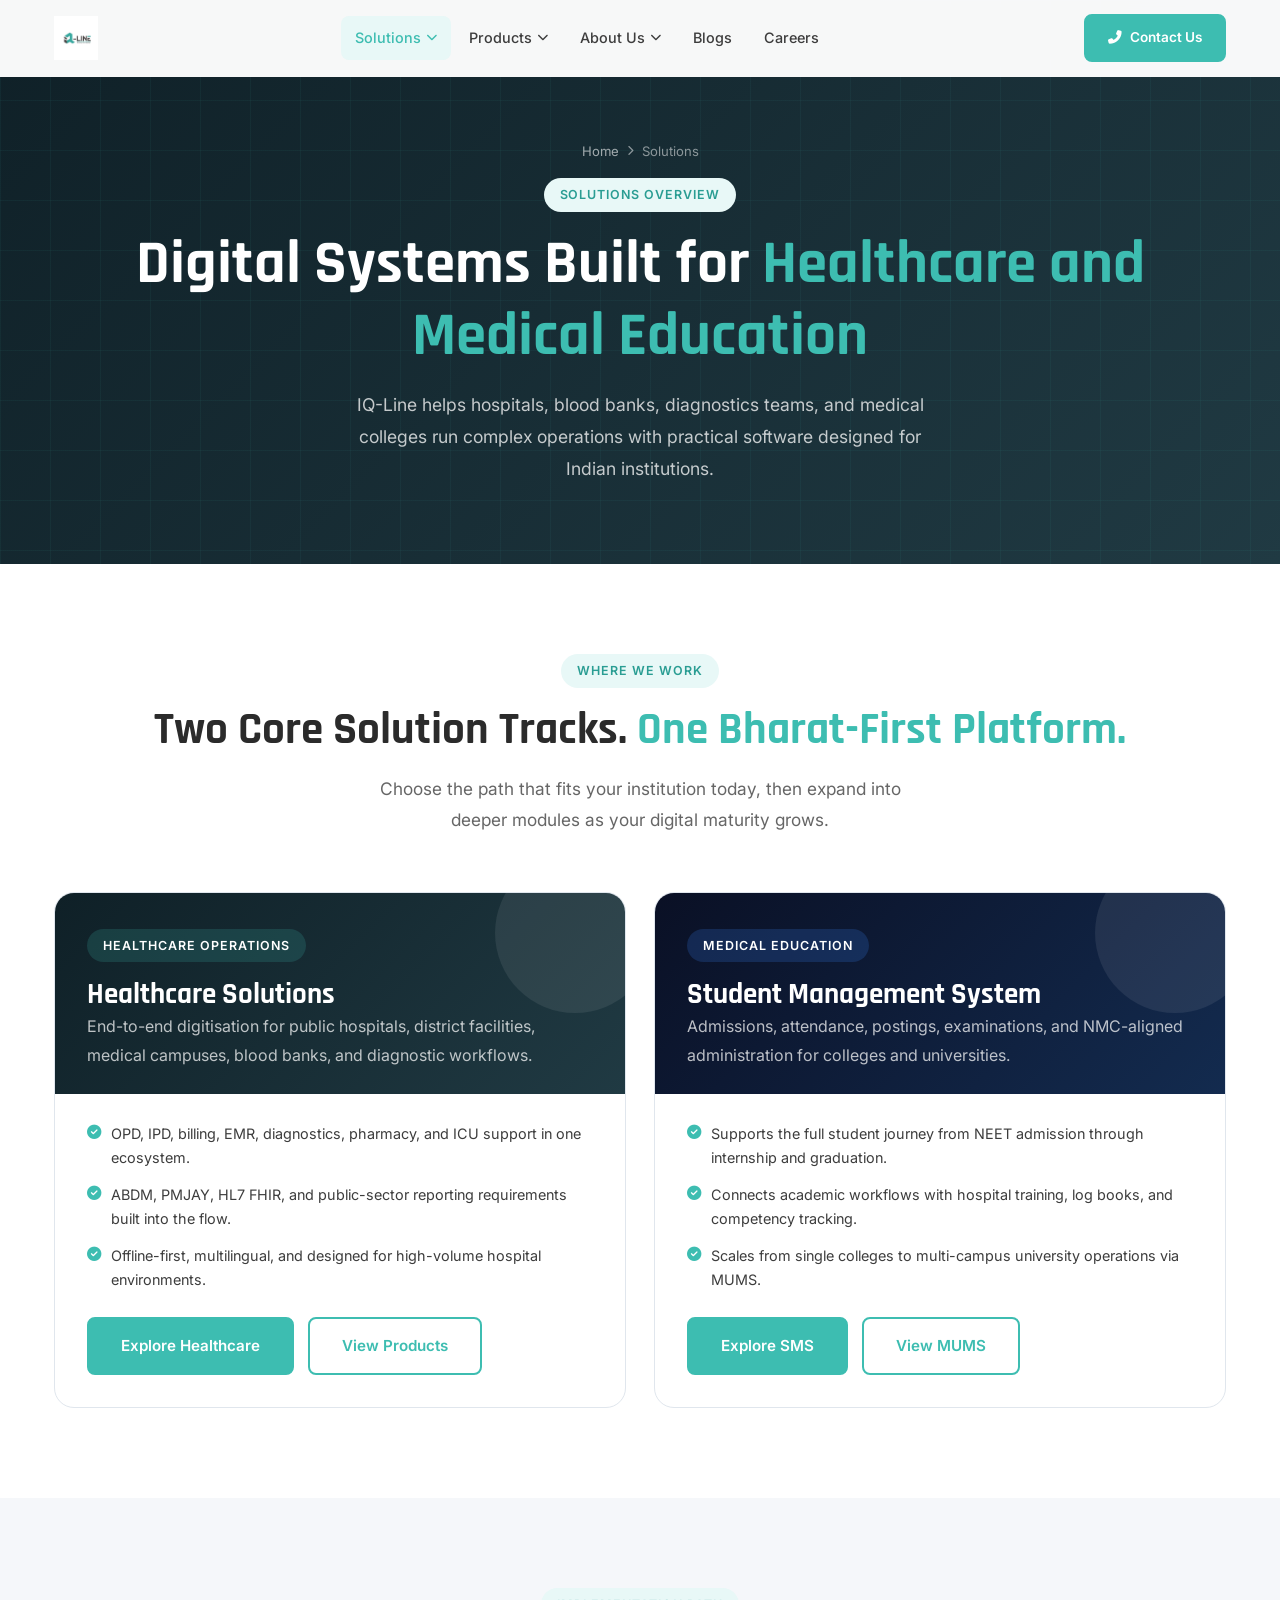
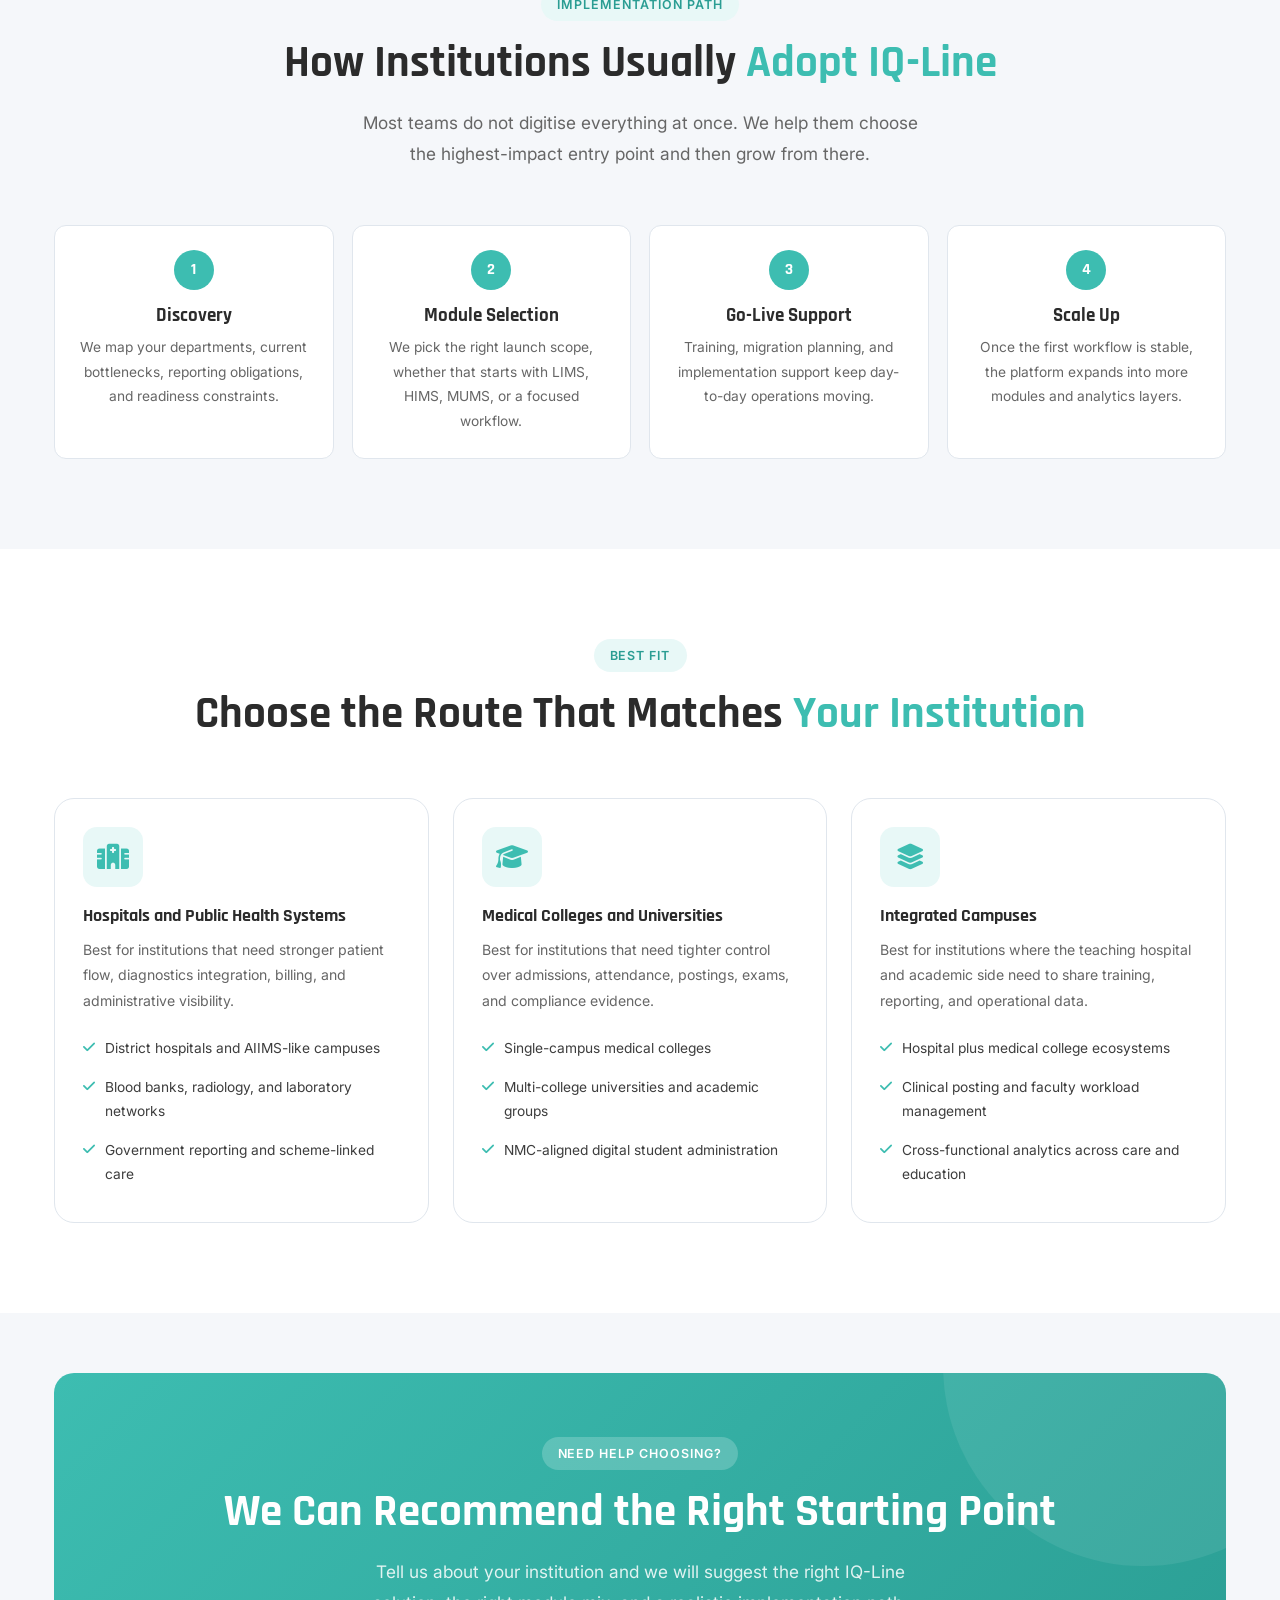
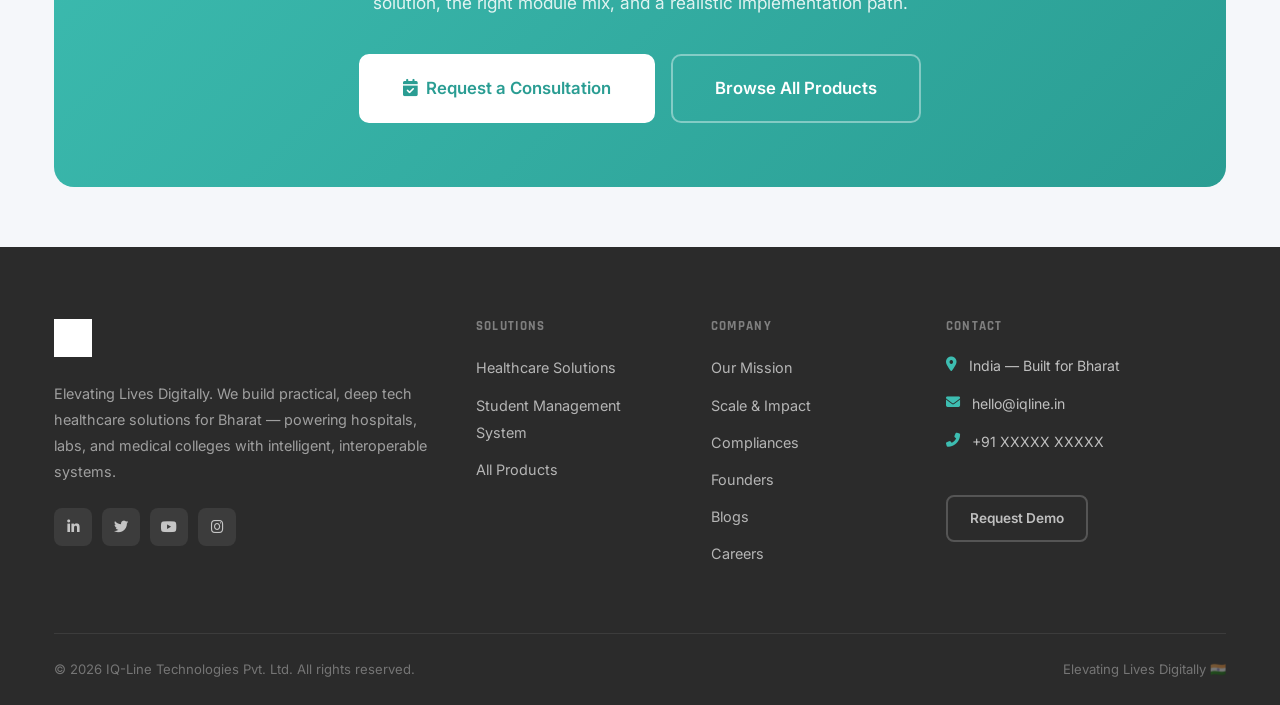
<file: solutions.html>
<!DOCTYPE html>
<html lang="en">
<head>
  <meta charset="UTF-8" />
  <meta name="viewport" content="width=device-width, initial-scale=1.0" />
  <title>Solutions | IQ-Line - Healthcare and Medical Education Systems</title>
  <meta name="description" content="Explore IQ-Line solutions for hospitals, public health institutions, and medical colleges across India." />
  <link rel="stylesheet" href="css/style.css" />
  <link rel="stylesheet" href="https://cdn.jsdelivr.net/npm/@fortawesome/fontawesome-free@6.4.0/css/all.min.css" />
  <link href="https://fonts.googleapis.com/css2?family=Inter:wght@300;400;500;600;700;800;900&family=Rajdhani:wght@400;500;600;700&display=swap" rel="stylesheet" />
</head>
<body>
<div id="nav-placeholder"></div>

<section class="page-hero">
  <div class="container">
    <div class="breadcrumb">
      <a href="index.html">Home</a>
      <i class="fas fa-chevron-right"></i>
      Solutions
    </div>
    <div class="tag">Solutions Overview</div>
    <h1>Digital Systems Built for <span style="color:#3DBDB1;">Healthcare and Medical Education</span></h1>
    <p>IQ-Line helps hospitals, blood banks, diagnostics teams, and medical colleges run complex operations with practical software designed for Indian institutions.</p>
  </div>
</section>

<section class="section-pad">
  <div class="container">
    <div class="text-center section-header fade-up">
      <div class="tag">Where We Work</div>
      <h2>Two Core Solution Tracks. <span class="highlight">One Bharat-First Platform.</span></h2>
      <p>Choose the path that fits your institution today, then expand into deeper modules as your digital maturity grows.</p>
    </div>

    <div class="solution-spotlight-grid">
      <article class="solution-spotlight fade-up">
        <div class="solution-spotlight-head" style="background:linear-gradient(135deg,#0f2027,#203a43);">
          <div class="tag" style="background:rgba(61,189,177,0.18); color:white; position:relative; z-index:1;">Healthcare Operations</div>
          <h3>Healthcare Solutions</h3>
          <p>End-to-end digitisation for public hospitals, district facilities, medical campuses, blood banks, and diagnostic workflows.</p>
        </div>
        <div class="solution-spotlight-body">
          <ul class="solution-feature-list">
            <li><i class="fas fa-check-circle"></i><span>OPD, IPD, billing, EMR, diagnostics, pharmacy, and ICU support in one ecosystem.</span></li>
            <li><i class="fas fa-check-circle"></i><span>ABDM, PMJAY, HL7 FHIR, and public-sector reporting requirements built into the flow.</span></li>
            <li><i class="fas fa-check-circle"></i><span>Offline-first, multilingual, and designed for high-volume hospital environments.</span></li>
          </ul>
          <div style="margin-top:24px; display:flex; gap:14px; flex-wrap:wrap;">
            <a href="solutions-healthcare.html" class="btn btn-primary">Explore Healthcare</a>
            <a href="products.html" class="btn btn-outline">View Products</a>
          </div>
        </div>
      </article>

      <article class="solution-spotlight fade-up delay-1">
        <div class="solution-spotlight-head" style="background:linear-gradient(135deg,#0a1025,#132b4f);">
          <div class="tag" style="background:rgba(59,130,246,0.2); color:white; position:relative; z-index:1;">Medical Education</div>
          <h3>Student Management System</h3>
          <p>Admissions, attendance, postings, examinations, and NMC-aligned administration for colleges and universities.</p>
        </div>
        <div class="solution-spotlight-body">
          <ul class="solution-feature-list">
            <li><i class="fas fa-check-circle"></i><span>Supports the full student journey from NEET admission through internship and graduation.</span></li>
            <li><i class="fas fa-check-circle"></i><span>Connects academic workflows with hospital training, log books, and competency tracking.</span></li>
            <li><i class="fas fa-check-circle"></i><span>Scales from single colleges to multi-campus university operations via MUMS.</span></li>
          </ul>
          <div style="margin-top:24px; display:flex; gap:14px; flex-wrap:wrap;">
            <a href="solutions-sms.html" class="btn btn-primary">Explore SMS</a>
            <a href="products.html#mums" class="btn btn-outline">View MUMS</a>
          </div>
        </div>
      </article>
    </div>
  </div>
</section>

<section class="section-pad" style="background:var(--light-gray);">
  <div class="container">
    <div class="text-center section-header fade-up">
      <div class="tag">Implementation Path</div>
      <h2>How Institutions Usually <span class="highlight">Adopt IQ-Line</span></h2>
      <p>Most teams do not digitise everything at once. We help them choose the highest-impact entry point and then grow from there.</p>
    </div>

    <div class="pathway-grid">
      <div class="pathway-card fade-up">
        <div class="step">1</div>
        <h4 style="margin-bottom:8px;">Discovery</h4>
        <p style="font-size:0.86rem;">We map your departments, current bottlenecks, reporting obligations, and readiness constraints.</p>
      </div>
      <div class="pathway-card fade-up delay-1">
        <div class="step">2</div>
        <h4 style="margin-bottom:8px;">Module Selection</h4>
        <p style="font-size:0.86rem;">We pick the right launch scope, whether that starts with LIMS, HIMS, MUMS, or a focused workflow.</p>
      </div>
      <div class="pathway-card fade-up delay-2">
        <div class="step">3</div>
        <h4 style="margin-bottom:8px;">Go-Live Support</h4>
        <p style="font-size:0.86rem;">Training, migration planning, and implementation support keep day-to-day operations moving.</p>
      </div>
      <div class="pathway-card fade-up delay-3">
        <div class="step">4</div>
        <h4 style="margin-bottom:8px;">Scale Up</h4>
        <p style="font-size:0.86rem;">Once the first workflow is stable, the platform expands into more modules and analytics layers.</p>
      </div>
    </div>
  </div>
</section>

<section class="section-pad">
  <div class="container">
    <div class="text-center section-header fade-up">
      <div class="tag">Best Fit</div>
      <h2>Choose the Route That Matches <span class="highlight">Your Institution</span></h2>
    </div>

    <div class="fit-grid">
      <div class="fit-card fade-up">
        <div class="card-icon"><i class="fas fa-hospital"></i></div>
        <h3 style="font-size:1.15rem; margin-bottom:10px;">Hospitals and Public Health Systems</h3>
        <p style="font-size:0.88rem;">Best for institutions that need stronger patient flow, diagnostics integration, billing, and administrative visibility.</p>
        <ul>
          <li><i class="fas fa-check"></i><span>District hospitals and AIIMS-like campuses</span></li>
          <li><i class="fas fa-check"></i><span>Blood banks, radiology, and laboratory networks</span></li>
          <li><i class="fas fa-check"></i><span>Government reporting and scheme-linked care</span></li>
        </ul>
      </div>

      <div class="fit-card fade-up delay-1">
        <div class="card-icon"><i class="fas fa-graduation-cap"></i></div>
        <h3 style="font-size:1.15rem; margin-bottom:10px;">Medical Colleges and Universities</h3>
        <p style="font-size:0.88rem;">Best for institutions that need tighter control over admissions, attendance, postings, exams, and compliance evidence.</p>
        <ul>
          <li><i class="fas fa-check"></i><span>Single-campus medical colleges</span></li>
          <li><i class="fas fa-check"></i><span>Multi-college universities and academic groups</span></li>
          <li><i class="fas fa-check"></i><span>NMC-aligned digital student administration</span></li>
        </ul>
      </div>

      <div class="fit-card fade-up delay-2">
        <div class="card-icon"><i class="fas fa-layer-group"></i></div>
        <h3 style="font-size:1.15rem; margin-bottom:10px;">Integrated Campuses</h3>
        <p style="font-size:0.88rem;">Best for institutions where the teaching hospital and academic side need to share training, reporting, and operational data.</p>
        <ul>
          <li><i class="fas fa-check"></i><span>Hospital plus medical college ecosystems</span></li>
          <li><i class="fas fa-check"></i><span>Clinical posting and faculty workload management</span></li>
          <li><i class="fas fa-check"></i><span>Cross-functional analytics across care and education</span></li>
        </ul>
      </div>
    </div>
  </div>
</section>

<section class="section-pad-sm" style="background:var(--light-gray);">
  <div class="container">
    <div class="cta-banner fade-up">
      <div class="tag" style="background:rgba(255,255,255,0.2); color:white;">Need Help Choosing?</div>
      <h2>We Can Recommend the Right Starting Point</h2>
      <p>Tell us about your institution and we will suggest the right IQ-Line solution, the right module mix, and a realistic implementation path.</p>
      <div style="display:flex; gap:16px; justify-content:center; flex-wrap:wrap;">
        <a href="contact.html" class="btn btn-white btn-lg"><i class="fas fa-calendar-check"></i> Request a Consultation</a>
        <a href="products.html" class="btn btn-lg" style="border:2px solid rgba(255,255,255,0.4); color:white; background:transparent;">Browse All Products</a>
      </div>
    </div>
  </div>
</section>

<div id="footer-placeholder"></div>

<script src="js/main.js"></script>
<script>
  document.getElementById('nav-placeholder').innerHTML = buildNav('solutions');
  document.getElementById('footer-placeholder').innerHTML = buildFooter();
</script>
</body>
</html>
</file>
<file: css/style.css>
/* ========================================
   IQ-LINE - Global Stylesheet
   Brand Colors: Teal #3DBDB1 | Dark #444444
   ======================================== */

:root {
  --teal: #3DBDB1;
  --teal-dark: #2a9d93;
  --teal-light: #e8f8f7;
  --dark: #3d3d3d;
  --darker: #2b2b2b;
  --gray: #666666;
  --light-gray: #f5f7fa;
  --white: #ffffff;
  --border: #e0e6ed;
  --shadow: 0 4px 20px rgba(61, 189, 177, 0.12);
  --shadow-md: 0 8px 32px rgba(0,0,0,0.10);
  --shadow-lg: 0 16px 48px rgba(0,0,0,0.12);
  --radius: 12px;
  --radius-lg: 20px;
  --font-main: 'Inter', sans-serif;
  --font-heading: 'Rajdhani', sans-serif;
  --transition: all 0.3s cubic-bezier(0.4, 0, 0.2, 1);
}

* { margin: 0; padding: 0; box-sizing: border-box; }

html { scroll-behavior: smooth; }

body {
  font-family: var(--font-main);
  color: var(--dark);
  background: var(--white);
  line-height: 1.7;
  overflow-x: hidden;
}

/* ========================
   TYPOGRAPHY
   ======================== */
h1, h2, h3, h4, h5, h6 {
  font-family: var(--font-heading);
  font-weight: 700;
  line-height: 1.2;
  color: var(--darker);
}

h1 { font-size: clamp(2.2rem, 5vw, 3.8rem); }
h2 { font-size: clamp(1.8rem, 3.5vw, 2.8rem); }
h3 { font-size: clamp(1.3rem, 2.5vw, 1.8rem); }
h4 { font-size: 1.2rem; }

p { color: var(--gray); line-height: 1.8; }

a { text-decoration: none; color: inherit; transition: var(--transition); }

.highlight { color: var(--teal); }

/* ========================
   UTILITY CLASSES
   ======================== */
.container {
  max-width: 1220px;
  margin: 0 auto;
  padding: 0 24px;
}

.section-pad { padding: 90px 0; }
.section-pad-sm { padding: 60px 0; }

.text-center { text-align: center; }
.text-teal { color: var(--teal); }

.tag {
  display: inline-block;
  background: var(--teal-light);
  color: var(--teal-dark);
  font-size: 0.78rem;
  font-weight: 600;
  letter-spacing: 0.08em;
  text-transform: uppercase;
  padding: 6px 16px;
  border-radius: 50px;
  margin-bottom: 16px;
}

.section-header { margin-bottom: 56px; }
.section-header h2 { margin-bottom: 16px; }
.section-header p { font-size: 1.08rem; max-width: 580px; margin: 0 auto; }

/* ========================
   BUTTONS
   ======================== */
.btn {
  display: inline-flex;
  align-items: center;
  gap: 8px;
  padding: 14px 32px;
  border-radius: 8px;
  font-weight: 600;
  font-size: 0.95rem;
  cursor: pointer;
  border: 2px solid transparent;
  transition: var(--transition);
  text-decoration: none;
  white-space: nowrap;
}

.btn-primary {
  background: var(--teal);
  color: var(--white);
  border-color: var(--teal);
}
.btn-primary:hover {
  background: var(--teal-dark);
  border-color: var(--teal-dark);
  transform: translateY(-2px);
  box-shadow: 0 8px 24px rgba(61,189,177,0.35);
}

.btn-outline {
  background: transparent;
  color: var(--teal);
  border-color: var(--teal);
}
.btn-outline:hover {
  background: var(--teal);
  color: var(--white);
  transform: translateY(-2px);
}

.btn-white {
  background: var(--white);
  color: var(--teal-dark);
  border-color: var(--white);
}
.btn-white:hover {
  background: transparent;
  color: var(--white);
  border-color: var(--white);
}

.btn-dark {
  background: var(--darker);
  color: var(--white);
  border-color: var(--darker);
}
.btn-dark:hover {
  background: #111;
  transform: translateY(-2px);
}

.btn-lg { padding: 18px 42px; font-size: 1.05rem; border-radius: 10px; }
.btn-sm { padding: 10px 22px; font-size: 0.85rem; }

/* ========================
   NAVIGATION
   ======================== */
.navbar {
  position: fixed;
  top: 0; left: 0; right: 0;
  z-index: 1000;
  background: rgba(255,255,255,0.97);
  backdrop-filter: blur(12px);
  border-bottom: 1px solid transparent;
  transition: var(--transition);
}

.navbar.scrolled {
  border-bottom-color: var(--border);
  box-shadow: 0 4px 24px rgba(0,0,0,0.08);
}

.nav-inner {
  display: flex;
  align-items: center;
  justify-content: space-between;
  height: 76px;
}

.nav-logo {
  display: flex;
  align-items: center;
  gap: 10px;
  flex-shrink: 0;
}

.nav-logo img {
  height: 44px;
  width: auto;
}

.nav-menu {
  display: flex;
  align-items: center;
  gap: 4px;
  list-style: none;
}

.nav-item {
  position: relative;
}

.nav-link {
  display: flex;
  align-items: center;
  gap: 5px;
  padding: 10px 14px;
  font-size: 0.9rem;
  font-weight: 500;
  color: var(--dark);
  border-radius: 8px;
  transition: var(--transition);
}

.nav-link:hover, .nav-link.active {
  color: var(--teal);
  background: var(--teal-light);
}

.nav-link .arrow {
  font-size: 0.7rem;
  transition: transform 0.25s;
}

.nav-item:hover .arrow { transform: rotate(180deg); }

/* Dropdown */
.dropdown {
  position: absolute;
  top: calc(100% + 10px);
  left: 50%;
  transform: translateX(-50%);
  background: var(--white);
  border-radius: var(--radius);
  box-shadow: var(--shadow-lg);
  border: 1px solid var(--border);
  min-width: 240px;
  opacity: 0;
  visibility: hidden;
  transform: translateX(-50%) translateY(-8px);
  transition: all 0.25s cubic-bezier(0.4,0,0.2,1);
  overflow: hidden;
}

.nav-item:hover .dropdown {
  opacity: 1;
  visibility: visible;
  transform: translateX(-50%) translateY(0);
}

.dropdown a {
  display: flex;
  align-items: center;
  gap: 10px;
  padding: 13px 20px;
  font-size: 0.88rem;
  font-weight: 500;
  color: var(--dark);
  border-bottom: 1px solid var(--light-gray);
  transition: var(--transition);
}

.dropdown a:last-child { border-bottom: none; }

.dropdown a:hover {
  background: var(--teal-light);
  color: var(--teal);
  padding-left: 26px;
}

.dropdown a .dd-icon {
  width: 32px;
  height: 32px;
  background: var(--teal-light);
  border-radius: 8px;
  display: flex;
  align-items: center;
  justify-content: center;
  color: var(--teal);
  font-size: 0.85rem;
  flex-shrink: 0;
}

.nav-cta .btn { margin-left: 8px; }

/* Mobile hamburger */
.hamburger {
  display: none;
  flex-direction: column;
  gap: 5px;
  cursor: pointer;
  padding: 8px;
  background: none;
  border: none;
}
.hamburger span {
  display: block;
  width: 24px;
  height: 2.5px;
  background: var(--dark);
  border-radius: 4px;
  transition: var(--transition);
}
.hamburger.open span:nth-child(1) { transform: translateY(7.5px) rotate(45deg); }
.hamburger.open span:nth-child(2) { opacity: 0; }
.hamburger.open span:nth-child(3) { transform: translateY(-7.5px) rotate(-45deg); }

/* Mobile nav */
.mobile-nav {
  display: none;
  position: fixed;
  top: 76px; left: 0; right: 0; bottom: 0;
  background: var(--white);
  z-index: 999;
  overflow-y: auto;
  padding: 24px;
}

.mobile-nav.open { display: block; }

.mobile-nav a {
  display: block;
  padding: 14px 16px;
  font-size: 1rem;
  font-weight: 500;
  color: var(--dark);
  border-bottom: 1px solid var(--border);
  transition: var(--transition);
}
.mobile-nav a:hover { color: var(--teal); padding-left: 24px; }
.mobile-nav .sub-link {
  padding-left: 32px;
  font-size: 0.9rem;
  color: var(--gray);
}

/* ========================
   HERO SECTION
   ======================== */
.hero {
  min-height: 100vh;
  display: flex;
  align-items: center;
  position: relative;
  /* solid fallback while video loads */
  background: #0a1a1f;
  overflow: hidden;
  padding-top: 76px;
}

/* ---- Video background ---- */
.hero-video {
  position: absolute;
  inset: 0;
  width: 100%;
  height: 100%;
  object-fit: cover;
  object-position: center center;
  /* starts invisible; JS adds .loaded to fade in */
  opacity: 0;
  transition: opacity 1.4s ease;
  z-index: 0;
  /* initial scale prevents edge gaps during parallax translate */
  transform: scale(1.05);
  will-change: transform, opacity;
}
.hero-video.loaded { opacity: 1; }

/* ---- Multi-layer blend overlay ---- */
.hero-blend-overlay {
  position: absolute;
  inset: 0;
  z-index: 1;
  /* primary: dark gradient — text side heavy, right side lighter */
  background:
    linear-gradient(
      108deg,
      rgba(8, 22, 27, 0.90) 0%,
      rgba(13, 30, 38, 0.75) 40%,
      rgba(30, 65, 80, 0.40) 70%,
      rgba(8, 22, 27, 0.60) 100%
    );
}
/* secondary: teal radial tint to blend brand colour into scene */
.hero-blend-overlay::before {
  content: '';
  position: absolute;
  inset: 0;
  background: radial-gradient(
    ellipse 75% 65% at 62% 48%,
    rgba(61, 189, 177, 0.16) 0%,
    transparent 68%
  );
  mix-blend-mode: screen;
}
/* tertiary: edge vignette */
.hero-blend-overlay::after {
  content: '';
  position: absolute;
  inset: 0;
  background: radial-gradient(
    ellipse 130% 110% at 50% 50%,
    transparent 38%,
    rgba(4, 12, 16, 0.60) 100%
  );
}

/* Old SVG overlay — hidden when video is present */
.hero-bg-overlay { display: none; }

/* ---- Animated grid on top of video ---- */
.hero-grid {
  position: absolute;
  inset: 0;
  z-index: 2;
  background-image:
    linear-gradient(rgba(61,189,177,0.05) 1px, transparent 1px),
    linear-gradient(90deg, rgba(61,189,177,0.05) 1px, transparent 1px);
  background-size: 52px 52px;
  animation: gridFloat 22s linear infinite;
  pointer-events: none;
}

@keyframes gridFloat {
  0%   { transform: translateY(0); }
  100% { transform: translateY(52px); }
}

.hero-content {
  position: relative;
  z-index: 3;
  display: grid;
  grid-template-columns: 1fr 1fr;
  gap: 60px;
  align-items: center;
  padding: 80px 0;
  width: 100%;
}

.hero-text .tag { background: rgba(61,189,177,0.2); color: var(--teal); }

.hero-text h1 {
  color: var(--white);
  margin: 16px 0 24px;
  font-weight: 800;
}

.hero-text h1 span { color: var(--teal); }

.hero-text p {
  font-size: 1.12rem;
  color: rgba(255,255,255,0.78);
  max-width: 520px;
  margin-bottom: 36px;
}

.hero-actions { display: flex; gap: 16px; flex-wrap: wrap; }

.hero-stats {
  display: flex;
  gap: 36px;
  margin-top: 52px;
  padding-top: 36px;
  border-top: 1px solid rgba(255,255,255,0.12);
}

.stat-item h3 {
  font-size: 2.2rem;
  font-weight: 800;
  color: var(--teal);
}
.stat-item p { font-size: 0.82rem; color: rgba(255,255,255,0.6); margin: 0; }

/* Hero Visual */
.hero-visual {
  position: relative;
  display: flex;
  align-items: center;
  justify-content: center;
}

.hero-card-stack {
  position: relative;
  width: 100%;
  max-width: 480px;
}

.h-card {
  background: rgba(255,255,255,0.07);
  backdrop-filter: blur(12px);
  border: 1px solid rgba(255,255,255,0.12);
  border-radius: 16px;
  padding: 22px 26px;
  color: white;
  animation: floatCard 6s ease-in-out infinite;
}

.h-card.main-card {
  background: rgba(61,189,177,0.15);
  border-color: rgba(61,189,177,0.35);
  padding: 30px;
  margin-bottom: 16px;
}

.h-card.side-card-1 {
  position: absolute;
  top: -30px;
  right: -30px;
  width: 180px;
  animation-delay: 1s;
}

.h-card.side-card-2 {
  position: absolute;
  bottom: -20px;
  left: -20px;
  width: 200px;
  animation-delay: 2s;
}

@keyframes floatCard {
  0%, 100% { transform: translateY(0); }
  50% { transform: translateY(-12px); }
}

.h-card-icon {
  width: 48px; height: 48px;
  background: var(--teal);
  border-radius: 12px;
  display: flex;
  align-items: center;
  justify-content: center;
  font-size: 1.4rem;
  margin-bottom: 14px;
}

.h-card h4 { font-size: 1rem; font-weight: 600; margin-bottom: 6px; color: white; }
.h-card p { font-size: 0.8rem; color: rgba(255,255,255,0.65); margin: 0; }
.h-card .metric { font-size: 1.8rem; font-weight: 800; color: var(--teal); }

/* ========================
   MARQUEE / TICKER
   ======================== */
.marquee-bar {
  background: var(--teal);
  padding: 14px 0;
  overflow: hidden;
}

.marquee-track {
  display: flex;
  gap: 60px;
  animation: marquee 30s linear infinite;
  white-space: nowrap;
}

.marquee-item {
  display: flex;
  align-items: center;
  gap: 10px;
  font-size: 0.88rem;
  font-weight: 600;
  color: white;
  flex-shrink: 0;
}

.marquee-item i { font-size: 0.8rem; }

@keyframes marquee {
  from { transform: translateX(0); }
  to { transform: translateX(-50%); }
}

/* ========================
   CARDS
   ======================== */
.card {
  background: var(--white);
  border-radius: var(--radius);
  border: 1px solid var(--border);
  transition: var(--transition);
  overflow: hidden;
}

.card:hover {
  border-color: var(--teal);
  box-shadow: var(--shadow);
  transform: translateY(-4px);
}

.card-icon {
  width: 60px; height: 60px;
  background: var(--teal-light);
  border-radius: 14px;
  display: flex;
  align-items: center;
  justify-content: center;
  font-size: 1.6rem;
  color: var(--teal);
  margin-bottom: 18px;
  transition: var(--transition);
}

.card:hover .card-icon {
  background: var(--teal);
  color: white;
}

/* ========================
   PRODUCT CARDS
   ======================== */
.products-grid {
  display: grid;
  grid-template-columns: repeat(auto-fill, minmax(280px, 1fr));
  gap: 28px;
}

.product-card {
  background: var(--white);
  border-radius: var(--radius-lg);
  border: 1px solid var(--border);
  padding: 32px 28px;
  transition: var(--transition);
  position: relative;
  overflow: hidden;
}

.product-card::before {
  content: '';
  position: absolute;
  top: 0; left: 0; right: 0;
  height: 4px;
  background: linear-gradient(90deg, var(--teal), var(--teal-dark));
  transform: scaleX(0);
  transform-origin: left;
  transition: transform 0.3s ease;
}

.product-card:hover { 
  border-color: var(--teal); 
  box-shadow: var(--shadow-md);
  transform: translateY(-6px);
}
.product-card:hover::before { transform: scaleX(1); }

.product-badge {
  display: inline-block;
  background: var(--teal-light);
  color: var(--teal-dark);
  font-size: 0.72rem;
  font-weight: 700;
  letter-spacing: 0.1em;
  padding: 4px 12px;
  border-radius: 50px;
  margin-bottom: 16px;
  text-transform: uppercase;
}

/* ========================
   FEATURE GRID
   ======================== */
.features-grid {
  display: grid;
  grid-template-columns: repeat(3, 1fr);
  gap: 28px;
}

.feature-card {
  padding: 32px 28px;
}

/* ========================
   STATS STRIP
   ======================== */
.stats-strip {
  background: linear-gradient(135deg, var(--darker), #1a3a3a);
  padding: 70px 0;
}

.stats-grid {
  display: grid;
  grid-template-columns: repeat(4, 1fr);
  gap: 20px;
  text-align: center;
}

.stat-box { padding: 20px; }
.stat-box .num {
  font-size: 3rem;
  font-weight: 800;
  color: var(--teal);
  font-family: var(--font-heading);
  line-height: 1;
  margin-bottom: 10px;
}
.stat-box .label {
  font-size: 0.9rem;
  color: rgba(255,255,255,0.7);
  font-weight: 500;
}

/* ========================
   SECTION SPLIT LAYOUT
   ======================== */
.split-section {
  display: grid;
  grid-template-columns: 1fr 1fr;
  gap: 80px;
  align-items: center;
}

.split-section.reverse { direction: rtl; }
.split-section.reverse > * { direction: ltr; }

/* ========================
   TESTIMONIALS
   ======================== */
.testimonial-card {
  background: var(--white);
  border-radius: var(--radius-lg);
  border: 1px solid var(--border);
  padding: 36px 32px;
  position: relative;
}

.testimonial-card::before {
  content: '"';
  position: absolute;
  top: 16px; left: 28px;
  font-size: 5rem;
  color: var(--teal);
  font-family: Georgia;
  line-height: 1;
  opacity: 0.3;
}

.testimonial-text {
  font-size: 1rem;
  color: var(--dark);
  line-height: 1.8;
  margin-bottom: 24px;
  font-style: italic;
}

.testimonial-author {
  display: flex;
  align-items: center;
  gap: 14px;
}

.author-avatar {
  width: 48px; height: 48px;
  border-radius: 50%;
  background: var(--teal);
  display: flex;
  align-items: center;
  justify-content: center;
  color: white;
  font-weight: 700;
  font-size: 1rem;
  flex-shrink: 0;
}

.author-name { font-weight: 700; font-size: 0.95rem; color: var(--darker); }
.author-role { font-size: 0.8rem; color: var(--gray); }

/* ========================
   CTA BANNER
   ======================== */
.cta-banner {
  background: linear-gradient(135deg, var(--teal), var(--teal-dark));
  border-radius: var(--radius-lg);
  padding: 64px 56px;
  text-align: center;
  position: relative;
  overflow: hidden;
}

.cta-banner::before {
  content: '';
  position: absolute;
  top: -50%; right: -10%;
  width: 400px; height: 400px;
  border-radius: 50%;
  background: rgba(255,255,255,0.08);
}

.cta-banner h2 { color: white; margin-bottom: 16px; }
.cta-banner p { color: rgba(255,255,255,0.85); font-size: 1.08rem; margin-bottom: 36px; max-width: 560px; margin-left: auto; margin-right: auto; }

/* ========================
   FOOTER
   ======================== */
.footer {
  background: var(--darker);
  padding: 72px 0 0;
  color: rgba(255,255,255,0.7);
}

.footer-grid {
  display: grid;
  grid-template-columns: 2fr 1fr 1fr 1.5fr;
  gap: 48px;
  margin-bottom: 56px;
}

.footer-brand p {
  font-size: 0.9rem;
  line-height: 1.8;
  margin: 16px 0 24px;
  color: rgba(255,255,255,0.55);
}

.footer-logo img { height: 38px; width: auto; filter: brightness(0) invert(1); }

.social-links { display: flex; gap: 10px; }
.social-link {
  width: 38px; height: 38px;
  border-radius: 8px;
  background: rgba(255,255,255,0.08);
  display: flex;
  align-items: center;
  justify-content: center;
  color: rgba(255,255,255,0.7);
  transition: var(--transition);
  font-size: 0.9rem;
}
.social-link:hover { background: var(--teal); color: white; }

.footer-col h5 {
  font-size: 0.82rem;
  font-weight: 700;
  letter-spacing: 0.1em;
  text-transform: uppercase;
  color: rgba(255,255,255,0.4);
  margin-bottom: 20px;
}

.footer-col ul { list-style: none; }
.footer-col ul li { margin-bottom: 10px; }
.footer-col ul li a {
  font-size: 0.9rem;
  color: rgba(255,255,255,0.65);
  transition: var(--transition);
}
.footer-col ul li a:hover { color: var(--teal); padding-left: 4px; }

.footer-contact-item {
  display: flex;
  gap: 12px;
  margin-bottom: 14px;
  font-size: 0.88rem;
}
.footer-contact-item i { color: var(--teal); margin-top: 3px; flex-shrink: 0; }

.footer-bottom {
  border-top: 1px solid rgba(255,255,255,0.08);
  padding: 24px 0;
  display: flex;
  align-items: center;
  justify-content: space-between;
  font-size: 0.82rem;
  color: rgba(255,255,255,0.35);
}

/* ========================
   PAGE HERO (inner pages)
   ======================== */
.page-hero {
  padding: 140px 0 80px;
  background: linear-gradient(135deg, #0f2027, #203a43);
  position: relative;
  overflow: hidden;
  text-align: center;
}

.page-hero::before {
  content: '';
  position: absolute;
  inset: 0;
  background-image: 
    linear-gradient(rgba(61,189,177,0.06) 1px, transparent 1px),
    linear-gradient(90deg, rgba(61,189,177,0.06) 1px, transparent 1px);
  background-size: 50px 50px;
}

.page-hero h1 { color: white; position: relative; z-index: 1; }
.page-hero p { color: rgba(255,255,255,0.75); position: relative; z-index: 1; max-width: 600px; margin: 16px auto 0; font-size: 1.1rem; }
.page-hero .tag { position: relative; z-index: 1; }

/* ========================
   BREADCRUMB
   ======================== */
.breadcrumb {
  display: flex;
  align-items: center;
  gap: 8px;
  font-size: 0.82rem;
  color: rgba(255,255,255,0.5);
  margin-bottom: 16px;
  justify-content: center;
  position: relative;
  z-index: 1;
}
.breadcrumb a { color: rgba(255,255,255,0.6); }
.breadcrumb a:hover { color: var(--teal); }
.breadcrumb i { font-size: 0.65rem; }

/* ========================
   FORMS
   ======================== */
.form-group { margin-bottom: 22px; }
.form-label {
  display: block;
  font-size: 0.88rem;
  font-weight: 600;
  color: var(--darker);
  margin-bottom: 8px;
}
.form-control {
  width: 100%;
  padding: 13px 18px;
  border: 1.5px solid var(--border);
  border-radius: 8px;
  font-size: 0.95rem;
  color: var(--dark);
  background: var(--white);
  transition: var(--transition);
  font-family: var(--font-main);
  appearance: none;
}
.form-control:focus {
  outline: none;
  border-color: var(--teal);
  box-shadow: 0 0 0 3px rgba(61,189,177,0.12);
}
textarea.form-control { resize: vertical; min-height: 130px; }

/* ========================
   ACCORDION
   ======================== */
.accordion-item {
  border: 1px solid var(--border);
  border-radius: var(--radius);
  margin-bottom: 12px;
  overflow: hidden;
}
.accordion-header {
  padding: 20px 24px;
  cursor: pointer;
  display: flex;
  justify-content: space-between;
  align-items: center;
  font-weight: 600;
  font-size: 0.95rem;
  color: var(--darker);
  background: var(--white);
  transition: var(--transition);
}
.accordion-header:hover { background: var(--light-gray); }
.accordion-header.open { background: var(--teal-light); color: var(--teal-dark); }
.accordion-body {
  display: none;
  padding: 0 24px 20px;
  font-size: 0.92rem;
  color: var(--gray);
  line-height: 1.8;
}
.accordion-body.open { display: block; }
.accordion-arrow { transition: transform 0.3s; font-size: 0.75rem; }
.accordion-header.open .accordion-arrow { transform: rotate(180deg); }

/* ========================
   BADGES / TAGS
   ======================== */
.badge {
  display: inline-block;
  padding: 3px 10px;
  border-radius: 50px;
  font-size: 0.72rem;
  font-weight: 600;
}
.badge-teal { background: var(--teal-light); color: var(--teal-dark); }
.badge-dark { background: rgba(61,61,61,0.1); color: var(--dark); }
.badge-green { background: #e8f8f0; color: #1a8a4a; }

/* ========================
   SCROLL TO TOP
   ======================== */
.scroll-top {
  position: fixed;
  bottom: 30px;
  right: 30px;
  width: 46px;
  height: 46px;
  background: var(--teal);
  color: white;
  border-radius: 50%;
  border: none;
  cursor: pointer;
  display: none;
  align-items: center;
  justify-content: center;
  font-size: 1rem;
  box-shadow: 0 4px 16px rgba(61,189,177,0.4);
  z-index: 998;
  transition: var(--transition);
}
.scroll-top.visible { display: flex; }
.scroll-top:hover { transform: translateY(-3px); background: var(--teal-dark); }

/* ========================
   ANIMATIONS
   ======================== */
.fade-up {
  opacity: 0;
  transform: translateY(30px);
  transition: opacity 0.6s ease, transform 0.6s ease;
}
.fade-up.visible { opacity: 1; transform: translateY(0); }

.fade-in {
  opacity: 0;
  transition: opacity 0.6s ease;
}
.fade-in.visible { opacity: 1; }

/* Stagger delays */
.delay-1 { transition-delay: 0.1s; }
.delay-2 { transition-delay: 0.2s; }
.delay-3 { transition-delay: 0.3s; }
.delay-4 { transition-delay: 0.4s; }
.delay-5 { transition-delay: 0.5s; }

/* ========================
   RESPONSIVE
   ======================== */
@media (max-width: 1024px) {
  .features-grid { grid-template-columns: repeat(2, 1fr); }
  .stats-grid { grid-template-columns: repeat(2, 1fr); }
  .footer-grid { grid-template-columns: 1fr 1fr; }
  .split-section { grid-template-columns: 1fr; gap: 48px; }
  .split-section.reverse { direction: ltr; }
  .hero-content { grid-template-columns: 1fr; }
  .hero-visual { display: none; }
}

@media (max-width: 768px) {
  .nav-menu, .nav-cta { display: none; }
  .hamburger { display: flex; }
  .features-grid { grid-template-columns: 1fr; }
  .products-grid { grid-template-columns: 1fr; }
  .stats-grid { grid-template-columns: repeat(2, 1fr); }
  .footer-grid { grid-template-columns: 1fr; gap: 32px; }
  .cta-banner { padding: 44px 28px; }
  .hero-stats { flex-direction: column; gap: 20px; }
  .footer-bottom { flex-direction: column; gap: 12px; text-align: center; }
}

@media (max-width: 480px) {
  .container { padding: 0 16px; }
  .section-pad { padding: 64px 0; }
  .btn-lg { padding: 15px 28px; }
  .stats-grid { grid-template-columns: 1fr 1fr; }
}

/* ========================
   SHARED PAGE UTILITIES
   ======================== */
.cat-btn {
  padding: 8px 18px;
  border-radius: 50px;
  font-size: 0.83rem;
  font-weight: 600;
  border: 1.5px solid var(--border);
  background: white;
  color: var(--gray);
  cursor: pointer;
  transition: var(--transition);
}
.cat-btn.active,
.cat-btn:hover {
  background: var(--teal);
  color: white;
  border-color: var(--teal);
}

.status-message {
  margin-top: 16px;
  font-size: 0.88rem;
  min-height: 24px;
}
.status-message.is-success { color: #1a8a4a; }
.status-message.is-error { color: #b42318; }
.status-message.is-loading { color: var(--teal-dark); }

.success-state {
  display: none;
  text-align: center;
  background: var(--teal-light);
  border: 2px solid var(--teal);
  border-radius: var(--radius-lg);
  padding: 56px 32px;
}
.success-state.show { display: block; }

.empty-state {
  border: 1px dashed var(--border);
  border-radius: var(--radius-lg);
  background: white;
  padding: 36px 28px;
  text-align: center;
}

/* ========================
   HOME PAGE
   ======================== */
.hero-scroll-hint {
  position: absolute;
  bottom: 32px;
  left: 50%;
  transform: translateX(-50%);
  z-index: 3;
  display: flex;
  flex-direction: column;
  align-items: center;
  gap: 6px;
  opacity: 0.55;
  animation: scrollBounce 2.2s ease-in-out infinite;
}
.hero-scroll-hint span {
  font-size: 0.7rem;
  letter-spacing: 0.12em;
  text-transform: uppercase;
  color: rgba(255,255,255,0.7);
  font-weight: 600;
}
.hero-scroll-hint i { color: var(--teal); font-size: 1rem; }

@keyframes scrollBounce {
  0%, 100% { transform: translateX(-50%) translateY(0); }
  50% { transform: translateX(-50%) translateY(7px); }
}

.why-grid {
  display: grid;
  grid-template-columns: 1fr 1.1fr;
  gap: 80px;
  align-items: center;
}
.why-image-box { position: relative; }
.why-image-box .img-main {
  width: 100%;
  border-radius: 20px;
  background: linear-gradient(135deg, #e8f8f7, #c8f0ed);
  min-height: 400px;
  display: flex;
  align-items: center;
  justify-content: center;
  font-size: 5rem;
  color: var(--teal);
  position: relative;
  overflow: hidden;
}
.why-image-box .float-badge {
  position: absolute;
  background: white;
  border-radius: 12px;
  padding: 14px 20px;
  box-shadow: 0 8px 32px rgba(0,0,0,0.12);
  font-weight: 700;
  font-size: 0.85rem;
  color: var(--darker);
  display: flex;
  align-items: center;
  gap: 10px;
}
.why-image-box .float-badge i { color: var(--teal); font-size: 1.1rem; }
.why-image-box .fb1 { top: -16px; right: -16px; }
.why-image-box .fb2 { bottom: -16px; left: -16px; }
.why-list { list-style: none; margin-top: 28px; }
.why-list li {
  display: flex;
  gap: 14px;
  padding: 14px 0;
  border-bottom: 1px solid var(--border);
  align-items: flex-start;
}
.why-list li:last-child { border-bottom: none; }
.why-icon {
  width: 38px;
  height: 38px;
  border-radius: 10px;
  background: var(--teal-light);
  display: flex;
  align-items: center;
  justify-content: center;
  color: var(--teal);
  flex-shrink: 0;
  font-size: 0.9rem;
  margin-top: 2px;
}
.why-list strong {
  display: block;
  font-size: 0.95rem;
  color: var(--darker);
  margin-bottom: 3px;
}
.why-list p { font-size: 0.85rem; margin: 0; }

.products-preview { background: var(--light-gray); }
.product-preview-grid {
  display: grid;
  grid-template-columns: repeat(4, 1fr);
  gap: 20px;
}
.product-preview-card {
  background: white;
  border-radius: var(--radius-lg);
  padding: 28px 24px;
  border: 1px solid var(--border);
  transition: var(--transition);
  text-align: center;
}
.product-preview-card:hover {
  border-color: var(--teal);
  box-shadow: var(--shadow);
  transform: translateY(-5px);
}
.pp-icon {
  width: 64px;
  height: 64px;
  border-radius: 16px;
  display: flex;
  align-items: center;
  justify-content: center;
  font-size: 1.7rem;
  margin: 0 auto 16px;
  transition: var(--transition);
}
.product-preview-card:hover .pp-icon { transform: scale(1.1); }

.impact-section {
  background: linear-gradient(135deg, #0f2027, #1a3a3a);
  position: relative;
  overflow: hidden;
}
.impact-section::before {
  content: '';
  position: absolute;
  inset: 0;
  background-image:
    linear-gradient(rgba(61,189,177,0.05) 1px, transparent 1px),
    linear-gradient(90deg, rgba(61,189,177,0.05) 1px, transparent 1px);
  background-size: 60px 60px;
}
.impact-cards {
  display: grid;
  grid-template-columns: repeat(3, 1fr);
  gap: 24px;
  position: relative;
  z-index: 1;
}
.impact-card {
  background: rgba(255,255,255,0.06);
  backdrop-filter: blur(12px);
  border: 1px solid rgba(255,255,255,0.1);
  border-radius: var(--radius-lg);
  padding: 36px 28px;
  text-align: center;
  transition: var(--transition);
}
.impact-card:hover {
  background: rgba(61,189,177,0.12);
  border-color: rgba(61,189,177,0.3);
  transform: translateY(-4px);
}
.impact-card .ic-icon {
  width: 56px;
  height: 56px;
  border-radius: 14px;
  background: rgba(61,189,177,0.2);
  border: 1px solid rgba(61,189,177,0.3);
  display: flex;
  align-items: center;
  justify-content: center;
  color: var(--teal);
  font-size: 1.4rem;
  margin: 0 auto 16px;
}
.impact-card .num {
  font-size: 2.8rem;
  font-weight: 800;
  color: var(--teal);
  font-family: var(--font-heading);
}
.impact-card .label {
  font-size: 0.9rem;
  color: rgba(255,255,255,0.65);
  margin-top: 8px;
}
.impact-card .desc {
  font-size: 0.82rem;
  color: rgba(255,255,255,0.4);
  margin-top: 6px;
}

.sol-grid {
  display: grid;
  grid-template-columns: 1fr 1fr;
  gap: 28px;
}
.sol-card {
  background: white;
  border-radius: var(--radius-lg);
  overflow: hidden;
  border: 1px solid var(--border);
  transition: var(--transition);
}
.sol-card:hover {
  box-shadow: var(--shadow-md);
  transform: translateY(-5px);
  border-color: var(--teal);
}
.sol-card-header {
  padding: 36px 36px 28px;
  background: linear-gradient(135deg, #0f2027, #203a43);
  position: relative;
  overflow: hidden;
}
.sol-card-header::after {
  content: '';
  position: absolute;
  top: -20px;
  right: -20px;
  width: 120px;
  height: 120px;
  border-radius: 50%;
  background: rgba(61,189,177,0.12);
}
.sol-card-header .big-icon {
  font-size: 2.8rem;
  margin-bottom: 14px;
}
.sol-card-header h3 { color: white; font-size: 1.4rem; }
.sol-card-header p {
  color: rgba(255,255,255,0.65);
  font-size: 0.88rem;
  margin-top: 8px;
}
.sol-card-body { padding: 28px 36px 36px; }
.sol-card-body ul { list-style: none; }
.sol-card-body ul li {
  padding: 10px 0;
  border-bottom: 1px solid var(--border);
  font-size: 0.9rem;
  color: var(--dark);
  display: flex;
  gap: 10px;
  align-items: center;
}
.sol-card-body ul li:last-child { border-bottom: none; }
.sol-card-body ul li i {
  color: var(--teal);
  font-size: 0.8rem;
  flex-shrink: 0;
}

.trust-logos {
  display: grid;
  grid-template-columns: repeat(5, 1fr);
  gap: 20px;
  align-items: center;
}
.trust-logo-item {
  background: var(--white);
  border: 1px solid var(--border);
  border-radius: var(--radius);
  padding: 20px 16px;
  text-align: center;
  transition: var(--transition);
  font-size: 0.8rem;
  font-weight: 600;
  color: var(--gray);
}
.trust-logo-item:hover {
  border-color: var(--teal);
  color: var(--teal-dark);
  transform: translateY(-2px);
}
.trust-logo-item i {
  display: block;
  font-size: 1.8rem;
  color: var(--teal);
  margin-bottom: 8px;
}
.testimonials-slider {
  display: grid;
  grid-template-columns: repeat(3, 1fr);
  gap: 24px;
}

/* ========================
   ABOUT PAGE
   ======================== */
.about-section { scroll-margin-top: 100px; }
.value-card {
  background: white;
  border-radius: var(--radius-lg);
  border: 1px solid var(--border);
  padding: 32px 28px;
  transition: var(--transition);
  text-align: center;
}
.value-card:hover {
  border-color: var(--teal);
  box-shadow: var(--shadow);
  transform: translateY(-4px);
}
.value-icon {
  width: 70px;
  height: 70px;
  border-radius: 18px;
  display: flex;
  align-items: center;
  justify-content: center;
  font-size: 1.8rem;
  margin: 0 auto 20px;
}
.timeline {
  position: relative;
  padding-left: 32px;
}
.timeline::before {
  content: '';
  position: absolute;
  left: 8px;
  top: 0;
  bottom: 0;
  width: 2px;
  background: linear-gradient(to bottom, var(--teal), rgba(61,189,177,0.1));
}
.timeline-item {
  position: relative;
  padding: 0 0 36px 28px;
}
.timeline-item::before {
  content: '';
  position: absolute;
  left: -32px;
  top: 6px;
  width: 16px;
  height: 16px;
  border-radius: 50%;
  background: var(--teal);
  border: 3px solid white;
  box-shadow: 0 0 0 3px var(--teal);
}
.timeline-year {
  display: inline-block;
  background: var(--teal-light);
  color: var(--teal-dark);
  font-size: 0.78rem;
  font-weight: 700;
  padding: 3px 12px;
  border-radius: 50px;
  margin-bottom: 8px;
}
.timeline-item h4 { margin-bottom: 6px; }
.timeline-item p { font-size: 0.88rem; margin: 0; }
.founder-grid {
  display: grid;
  grid-template-columns: repeat(3, 1fr);
  gap: 28px;
}
.founder-card {
  background: white;
  border-radius: var(--radius-lg);
  border: 1px solid var(--border);
  overflow: hidden;
  transition: var(--transition);
}
.founder-card:hover {
  border-color: var(--teal);
  box-shadow: var(--shadow-md);
  transform: translateY(-4px);
}
.founder-card-top {
  padding: 36px 32px 28px;
  background: linear-gradient(135deg, #0f2027, #203a43);
  text-align: center;
  position: relative;
}
.founder-avatar-large {
  width: 90px;
  height: 90px;
  border-radius: 50%;
  background: var(--teal);
  display: flex;
  align-items: center;
  justify-content: center;
  font-size: 2.2rem;
  font-weight: 800;
  color: white;
  margin: 0 auto 16px;
  border: 4px solid rgba(255,255,255,0.15);
  font-family: var(--font-heading);
}
.founder-card-top h3 { color: white; font-size: 1.2rem; }
.founder-card-top p {
  color: rgba(255,255,255,0.65);
  font-size: 0.85rem;
  margin: 4px 0 0;
}
.founder-card-bottom { padding: 24px 28px; }
.founder-card-bottom p { font-size: 0.88rem; line-height: 1.75; }
.founder-socials { display: flex; gap: 8px; margin-top: 16px; }
.founder-social-link {
  width: 34px;
  height: 34px;
  border-radius: 8px;
  background: var(--light-gray);
  display: flex;
  align-items: center;
  justify-content: center;
  color: var(--gray);
  font-size: 0.85rem;
  transition: var(--transition);
}
.founder-social-link:hover { background: var(--teal); color: white; }
.compliance-card {
  background: white;
  border-radius: var(--radius);
  border: 1px solid var(--border);
  padding: 28px;
  transition: var(--transition);
  display: flex;
  gap: 20px;
  align-items: flex-start;
}
.compliance-card:hover { border-color: var(--teal); box-shadow: var(--shadow); }
.compliance-icon-box {
  width: 56px;
  height: 56px;
  border-radius: 14px;
  background: var(--teal-light);
  display: flex;
  align-items: center;
  justify-content: center;
  color: var(--teal);
  font-size: 1.5rem;
  flex-shrink: 0;
}

/* ========================
   PRODUCTS PAGE
   ======================== */
.product-tabs {
  display: flex;
  gap: 8px;
  flex-wrap: wrap;
  justify-content: center;
  margin-bottom: 60px;
}
.product-tab {
  padding: 10px 22px;
  border-radius: 50px;
  font-size: 0.88rem;
  font-weight: 600;
  color: var(--gray);
  background: var(--light-gray);
  border: 1.5px solid var(--border);
  cursor: pointer;
  transition: var(--transition);
  text-decoration: none;
  display: flex;
  align-items: center;
  gap: 7px;
}
.product-tab:hover,
.product-tab.active {
  background: var(--teal);
  color: white;
  border-color: var(--teal);
}
.product-block {
  scroll-margin-top: 100px;
  padding: 80px 0;
  border-bottom: 1px solid var(--border);
}
.product-block:last-child { border-bottom: none; }
.product-block:nth-child(even) { background: var(--light-gray); }
.product-header {
  display: flex;
  align-items: flex-start;
  gap: 24px;
  margin-bottom: 40px;
}
.product-big-icon {
  width: 80px;
  height: 80px;
  border-radius: 20px;
  display: flex;
  align-items: center;
  justify-content: center;
  font-size: 2.2rem;
  flex-shrink: 0;
}
.features-list {
  display: grid;
  grid-template-columns: repeat(2, 1fr);
  gap: 12px;
  margin-top: 20px;
}
.feature-item {
  display: flex;
  gap: 10px;
  align-items: flex-start;
  font-size: 0.88rem;
  color: var(--dark);
  padding: 12px 14px;
  background: white;
  border-radius: 8px;
  border: 1px solid var(--border);
}
.feature-item i {
  color: var(--teal);
  margin-top: 2px;
  flex-shrink: 0;
}
.tech-badge {
  display: inline-flex;
  align-items: center;
  gap: 6px;
  padding: 6px 14px;
  border-radius: 50px;
  font-size: 0.78rem;
  font-weight: 600;
  background: var(--teal-light);
  color: var(--teal-dark);
  border: 1px solid rgba(61,189,177,0.2);
}
.product-metrics {
  display: grid;
  grid-template-columns: repeat(3, 1fr);
  gap: 16px;
  margin-top: 28px;
}
.metric-box {
  text-align: center;
  padding: 20px;
  border-radius: var(--radius);
  border: 1px solid var(--border);
  background: white;
}
.metric-box .m-num {
  font-size: 2rem;
  font-weight: 800;
  color: var(--teal);
  font-family: var(--font-heading);
  line-height: 1;
  margin-bottom: 6px;
}
.metric-box .m-label { font-size: 0.78rem; color: var(--gray); }

/* ========================
   HEALTHCARE SOLUTIONS PAGE
   ======================== */
.hc-module-card {
  background: var(--white);
  border-radius: var(--radius-lg);
  border: 1px solid var(--border);
  padding: 32px;
  transition: var(--transition);
}
.hc-module-card:hover {
  border-color: var(--teal);
  box-shadow: var(--shadow);
  transform: translateY(-4px);
}
.hc-module-card .mod-icon {
  width: 56px;
  height: 56px;
  border-radius: 14px;
  display: flex;
  align-items: center;
  justify-content: center;
  font-size: 1.5rem;
  margin-bottom: 18px;
}
.hc-module-card h4 { margin-bottom: 10px; }
.hc-module-card ul { list-style: none; }
.hc-module-card ul li {
  font-size: 0.85rem;
  color: var(--gray);
  padding: 5px 0;
  display: flex;
  gap: 8px;
  align-items: center;
}
.hc-module-card ul li::before {
  content: '->';
  color: var(--teal);
  font-weight: 700;
  flex-shrink: 0;
}
.workflow-step {
  display: flex;
  gap: 20px;
  padding: 24px 0;
  border-bottom: 1px solid var(--border);
  align-items: flex-start;
}
.workflow-step:last-child { border-bottom: none; }
.step-num {
  width: 44px;
  height: 44px;
  border-radius: 50%;
  background: var(--teal);
  color: white;
  font-weight: 800;
  font-size: 1rem;
  display: flex;
  align-items: center;
  justify-content: center;
  flex-shrink: 0;
  font-family: var(--font-heading);
}
.compliance-badge {
  background: white;
  border: 1px solid var(--border);
  border-radius: var(--radius);
  padding: 20px 24px;
  display: flex;
  gap: 14px;
  align-items: center;
  transition: var(--transition);
}
.compliance-badge:hover { border-color: var(--teal); box-shadow: var(--shadow); }
.compliance-badge i {
  color: var(--teal);
  font-size: 1.6rem;
  flex-shrink: 0;
}
.compliance-badge strong {
  font-size: 0.95rem;
  color: var(--darker);
  display: block;
}
.compliance-badge span { font-size: 0.8rem; color: var(--gray); }

/* ========================
   STUDENT MANAGEMENT PAGE
   ======================== */
.sms-module {
  background: white;
  border-radius: var(--radius-lg);
  border: 1px solid var(--border);
  padding: 28px;
  transition: var(--transition);
}
.sms-module:hover {
  border-color: var(--teal);
  box-shadow: var(--shadow);
  transform: translateY(-4px);
}
.sms-module .sms-icon {
  width: 52px;
  height: 52px;
  border-radius: 13px;
  display: flex;
  align-items: center;
  justify-content: center;
  font-size: 1.4rem;
  margin-bottom: 16px;
}
.lifecycle-item {
  background: white;
  border-radius: var(--radius);
  border: 1px solid var(--border);
  padding: 24px;
  text-align: center;
  transition: var(--transition);
  position: relative;
}
.lifecycle-item:hover { border-color: var(--teal); box-shadow: var(--shadow); }
.lifecycle-item .lc-num {
  width: 40px;
  height: 40px;
  border-radius: 50%;
  background: var(--teal);
  color: white;
  font-weight: 800;
  font-size: 0.95rem;
  display: flex;
  align-items: center;
  justify-content: center;
  margin: 0 auto 14px;
  font-family: var(--font-heading);
}
.lifecycle-item h5 { font-size: 0.9rem; color: var(--darker); margin-bottom: 6px; }
.lifecycle-item p { font-size: 0.78rem; margin: 0; }
.connector {
  display: flex;
  align-items: center;
  justify-content: center;
  color: var(--teal);
  font-size: 1.2rem;
  padding-top: 20px;
}

/* ========================
   CONTACT PAGE
   ======================== */
.contact-grid {
  display: grid;
  grid-template-columns: 1.1fr 1fr;
  gap: 60px;
  align-items: start;
}
.contact-info-card {
  background: linear-gradient(135deg, #0f2027, #203a43);
  border-radius: var(--radius-lg);
  padding: 44px;
  color: white;
}
.contact-info-item {
  display: flex;
  gap: 16px;
  align-items: flex-start;
  padding: 20px 0;
  border-bottom: 1px solid rgba(255,255,255,0.08);
}
.contact-info-item:last-child { border-bottom: none; }
.ci-icon {
  width: 44px;
  height: 44px;
  border-radius: 11px;
  background: rgba(61,189,177,0.15);
  border: 1px solid rgba(61,189,177,0.25);
  display: flex;
  align-items: center;
  justify-content: center;
  color: var(--teal);
  font-size: 1rem;
  flex-shrink: 0;
}
.ci-label {
  font-size: 0.75rem;
  color: rgba(255,255,255,0.45);
  text-transform: uppercase;
  letter-spacing: 0.08em;
  margin-bottom: 4px;
}
.ci-value { font-size: 0.95rem; font-weight: 600; color: white; }
.ci-sub { font-size: 0.82rem; color: rgba(255,255,255,0.55); margin-top: 2px; }
.form-card {
  background: white;
  border-radius: var(--radius-lg);
  border: 1px solid var(--border);
  padding: 44px;
  box-shadow: var(--shadow-lg);
}
.interest-chips {
  display: flex;
  flex-wrap: wrap;
  gap: 8px;
  margin-top: 8px;
}
.interest-chip {
  padding: 7px 16px;
  border-radius: 50px;
  border: 1.5px solid var(--border);
  font-size: 0.82rem;
  cursor: pointer;
  transition: var(--transition);
  user-select: none;
  font-weight: 500;
  color: var(--gray);
  background: white;
}
.interest-chip.selected,
.interest-chip[aria-pressed='true'] {
  background: var(--teal);
  color: white;
  border-color: var(--teal);
}
.interest-chip:focus-visible {
  outline: 2px solid var(--teal);
  outline-offset: 2px;
}
.faq-section { background: var(--light-gray); }
.social-pill {
  display: flex;
  align-items: center;
  gap: 8px;
  padding: 10px 16px;
  border-radius: 8px;
  background: var(--light-gray);
  color: var(--dark);
  font-size: 0.85rem;
  font-weight: 600;
  transition: var(--transition);
}
.social-pill:hover {
  background: var(--teal);
  color: white;
}

/* ========================
   CAREERS PAGE
   ======================== */
.job-card {
  background: white;
  border-radius: var(--radius-lg);
  border: 1px solid var(--border);
  padding: 28px 32px;
  transition: var(--transition);
  display: flex;
  justify-content: space-between;
  align-items: center;
  gap: 24px;
}
.job-card:hover {
  border-color: var(--teal);
  box-shadow: var(--shadow);
  transform: translateX(4px);
}
.job-dept {
  display: inline-flex;
  align-items: center;
  gap: 6px;
  padding: 4px 12px;
  border-radius: 50px;
  font-size: 0.75rem;
  font-weight: 700;
  text-transform: uppercase;
  letter-spacing: 0.06em;
  margin-bottom: 8px;
}
.job-card h4 { font-size: 1.05rem; margin-bottom: 8px; }
.job-meta {
  display: flex;
  gap: 18px;
  font-size: 0.82rem;
  color: var(--gray);
  flex-wrap: wrap;
}
.job-meta span {
  display: flex;
  align-items: center;
  gap: 6px;
}
.job-card .apply-btn { flex-shrink: 0; }
.perks-grid {
  display: grid;
  grid-template-columns: repeat(3, 1fr);
  gap: 24px;
}
.perk-card {
  background: white;
  border-radius: var(--radius);
  border: 1px solid var(--border);
  padding: 28px;
  text-align: center;
  transition: var(--transition);
}
.perk-card:hover { border-color: var(--teal); transform: translateY(-3px); }
.perk-icon { font-size: 2.2rem; margin-bottom: 14px; }
.dept-filter {
  display: flex;
  gap: 8px;
  flex-wrap: wrap;
  margin-bottom: 28px;
}

/* ========================
   BLOGS PAGE
   ======================== */
.blog-card {
  background: white;
  border-radius: var(--radius-lg);
  border: 1px solid var(--border);
  overflow: hidden;
  transition: var(--transition);
}
.blog-card:hover {
  border-color: var(--teal);
  box-shadow: var(--shadow-md);
  transform: translateY(-5px);
}
.blog-card-img {
  height: 200px;
  display: flex;
  align-items: center;
  justify-content: center;
  font-size: 3.5rem;
  position: relative;
  overflow: hidden;
}
.blog-card-body { padding: 24px; }
.blog-meta {
  display: flex;
  align-items: center;
  gap: 14px;
  font-size: 0.78rem;
  color: var(--gray);
  margin-bottom: 12px;
  flex-wrap: wrap;
}
.blog-meta .category {
  background: var(--teal-light);
  color: var(--teal-dark);
  padding: 3px 10px;
  border-radius: 50px;
  font-weight: 600;
}
.blog-card-body h3 {
  font-size: 1.1rem;
  margin-bottom: 10px;
  line-height: 1.4;
}
.blog-card-body h3 a { color: var(--darker); }
.blog-card-body h3 a:hover { color: var(--teal); }
.blog-card-body p { font-size: 0.86rem; margin-bottom: 16px; }
.read-more {
  font-size: 0.85rem;
  font-weight: 600;
  color: var(--teal);
  display: flex;
  align-items: center;
  gap: 6px;
  transition: var(--transition);
}
.read-more:hover { gap: 10px; }
.blog-featured {
  background: linear-gradient(135deg, #0f2027, #203a43);
  border-radius: var(--radius-lg);
  padding: 48px;
  color: white;
  display: grid;
  grid-template-columns: 1.2fr 1fr;
  gap: 48px;
  align-items: center;
  margin-bottom: 48px;
  position: relative;
  overflow: hidden;
}
.blog-featured::before {
  content: '';
  position: absolute;
  top: -40px;
  right: -40px;
  width: 240px;
  height: 240px;
  border-radius: 50%;
  background: rgba(61,189,177,0.1);
}
.blog-featured-tag {
  background: rgba(61,189,177,0.2);
  color: #3DBDB1;
  border: 1px solid rgba(61,189,177,0.3);
}
.blog-featured h2 { color: white; margin: 12px 0 16px; }
.blog-featured p { color: rgba(255,255,255,0.7); margin-bottom: 24px; }
.blog-featured-img {
  height: 240px;
  background: rgba(61,189,177,0.08);
  border-radius: 16px;
  border: 1px solid rgba(61,189,177,0.2);
  display: flex;
  align-items: center;
  justify-content: center;
  font-size: 5rem;
}
.categories-filter {
  display: flex;
  gap: 8px;
  flex-wrap: wrap;
  margin-bottom: 36px;
}
.blog-grid {
  display: grid;
  grid-template-columns: repeat(3, 1fr);
  gap: 28px;
}
.pagination {
  display: flex;
  justify-content: center;
  gap: 8px;
  margin-top: 52px;
  flex-wrap: wrap;
}
.page-btn {
  width: 40px;
  height: 40px;
  border-radius: 8px;
  border: 1.5px solid var(--border);
  background: white;
  color: var(--gray);
  cursor: pointer;
  font-weight: 700;
  transition: var(--transition);
}
.page-btn.active,
.page-btn:hover {
  border-color: var(--teal);
  background: var(--teal);
  color: white;
}

/* ========================
   SOLUTIONS OVERVIEW PAGE
   ======================== */
.solution-spotlight-grid {
  display: grid;
  grid-template-columns: 1fr 1fr;
  gap: 28px;
}
.solution-spotlight {
  border-radius: var(--radius-lg);
  overflow: hidden;
  border: 1px solid var(--border);
  background: white;
  transition: var(--transition);
}
.solution-spotlight:hover {
  transform: translateY(-4px);
  box-shadow: var(--shadow-md);
  border-color: var(--teal);
}
.solution-spotlight-head {
  padding: 36px 32px 24px;
  color: white;
  position: relative;
  overflow: hidden;
}
.solution-spotlight-head::after {
  content: '';
  position: absolute;
  width: 160px;
  height: 160px;
  border-radius: 50%;
  background: rgba(255,255,255,0.08);
  top: -40px;
  right: -30px;
}
.solution-spotlight-head h3 {
  color: white;
  position: relative;
  z-index: 1;
}
.solution-spotlight-head p {
  color: rgba(255,255,255,0.72);
  position: relative;
  z-index: 1;
}
.solution-spotlight-body { padding: 28px 32px 32px; }
.solution-feature-list {
  list-style: none;
  display: grid;
  gap: 12px;
}
.solution-feature-list li {
  display: flex;
  gap: 10px;
  align-items: flex-start;
  font-size: 0.9rem;
  color: var(--dark);
}
.solution-feature-list li i {
  color: var(--teal);
  margin-top: 3px;
}
.pathway-grid {
  display: grid;
  grid-template-columns: repeat(4, 1fr);
  gap: 18px;
}
.pathway-card {
  background: white;
  border-radius: var(--radius);
  border: 1px solid var(--border);
  padding: 24px 20px;
  text-align: center;
}
.pathway-card .step {
  width: 40px;
  height: 40px;
  margin: 0 auto 14px;
  border-radius: 50%;
  background: var(--teal);
  color: white;
  font-family: var(--font-heading);
  font-weight: 800;
  display: flex;
  align-items: center;
  justify-content: center;
}
.fit-grid {
  display: grid;
  grid-template-columns: repeat(3, 1fr);
  gap: 24px;
}
.fit-card {
  background: white;
  border: 1px solid var(--border);
  border-radius: var(--radius-lg);
  padding: 28px;
  transition: var(--transition);
}
.fit-card:hover {
  border-color: var(--teal);
  box-shadow: var(--shadow);
  transform: translateY(-4px);
}
.fit-card ul {
  list-style: none;
  margin-top: 16px;
}
.fit-card ul li {
  display: flex;
  gap: 10px;
  padding: 8px 0;
  font-size: 0.86rem;
}
.fit-card ul li i {
  color: var(--teal);
  margin-top: 4px;
}

/* ========================
   BLOG POST PAGE
   ======================== */
.article-shell {
  display: grid;
  grid-template-columns: minmax(0, 2fr) minmax(280px, 0.9fr);
  gap: 36px;
  align-items: start;
}
.article-card,
.article-sidebar-card {
  background: white;
  border: 1px solid var(--border);
  border-radius: var(--radius-lg);
  padding: 32px;
}
.article-hero {
  min-height: 260px;
  border-radius: var(--radius-lg);
  display: flex;
  align-items: flex-end;
  padding: 32px;
  color: white;
  margin-bottom: 28px;
}
.article-hero h1 {
  color: white;
  margin-top: 14px;
}
.article-body h2 {
  margin: 28px 0 14px;
  font-size: 1.9rem;
}
.article-body p {
  margin-bottom: 16px;
  font-size: 1rem;
}
.article-takeaways {
  background: var(--teal-light);
  border-radius: var(--radius);
  padding: 24px;
  margin-top: 28px;
}
.article-takeaways ul {
  list-style: none;
  display: grid;
  gap: 12px;
  margin-top: 14px;
}
.article-takeaways li {
  display: flex;
  gap: 10px;
  align-items: flex-start;
}
.article-takeaways i {
  color: var(--teal);
  margin-top: 4px;
}
.article-sidebar-card h4 { margin-bottom: 12px; }
.related-posts {
  display: grid;
  gap: 14px;
}
.related-post {
  border-top: 1px solid var(--border);
  padding-top: 14px;
}
.related-post:first-child {
  border-top: none;
  padding-top: 0;
}

/* ========================
   PAGE-SPECIFIC RESPONSIVE
   ======================== */
@media (max-width: 1024px) {
  .why-grid,
  .solution-spotlight-grid,
  .article-shell { grid-template-columns: 1fr; }
  .impact-cards,
  .founder-grid { grid-template-columns: 1fr 1fr; }
  .trust-logos { grid-template-columns: repeat(3, 1fr); }
  .testimonials-slider { grid-template-columns: 1fr 1fr; }
  .contact-grid { grid-template-columns: 1fr; }
}

@media (max-width: 768px) {
  .impact-cards,
  .testimonials-slider,
  .blog-grid,
  .fit-grid,
  .solution-spotlight-grid,
  .product-preview-grid,
  .sol-grid { grid-template-columns: 1fr; }
  .trust-logos { grid-template-columns: repeat(2, 1fr); }
  .founder-grid,
  .pathway-grid,
  .perks-grid,
  .product-metrics { grid-template-columns: 1fr 1fr; }
  .features-list { grid-template-columns: 1fr; }
  .product-header,
  .job-card { flex-direction: column; align-items: flex-start; }
  .blog-featured { grid-template-columns: 1fr; padding: 28px; }
  .blog-featured-img { display: none; }
}

@media (max-width: 480px) {
  .pathway-grid,
  .founder-grid,
  .perks-grid,
  .product-metrics,
  .trust-logos { grid-template-columns: 1fr; }
}
</file>
